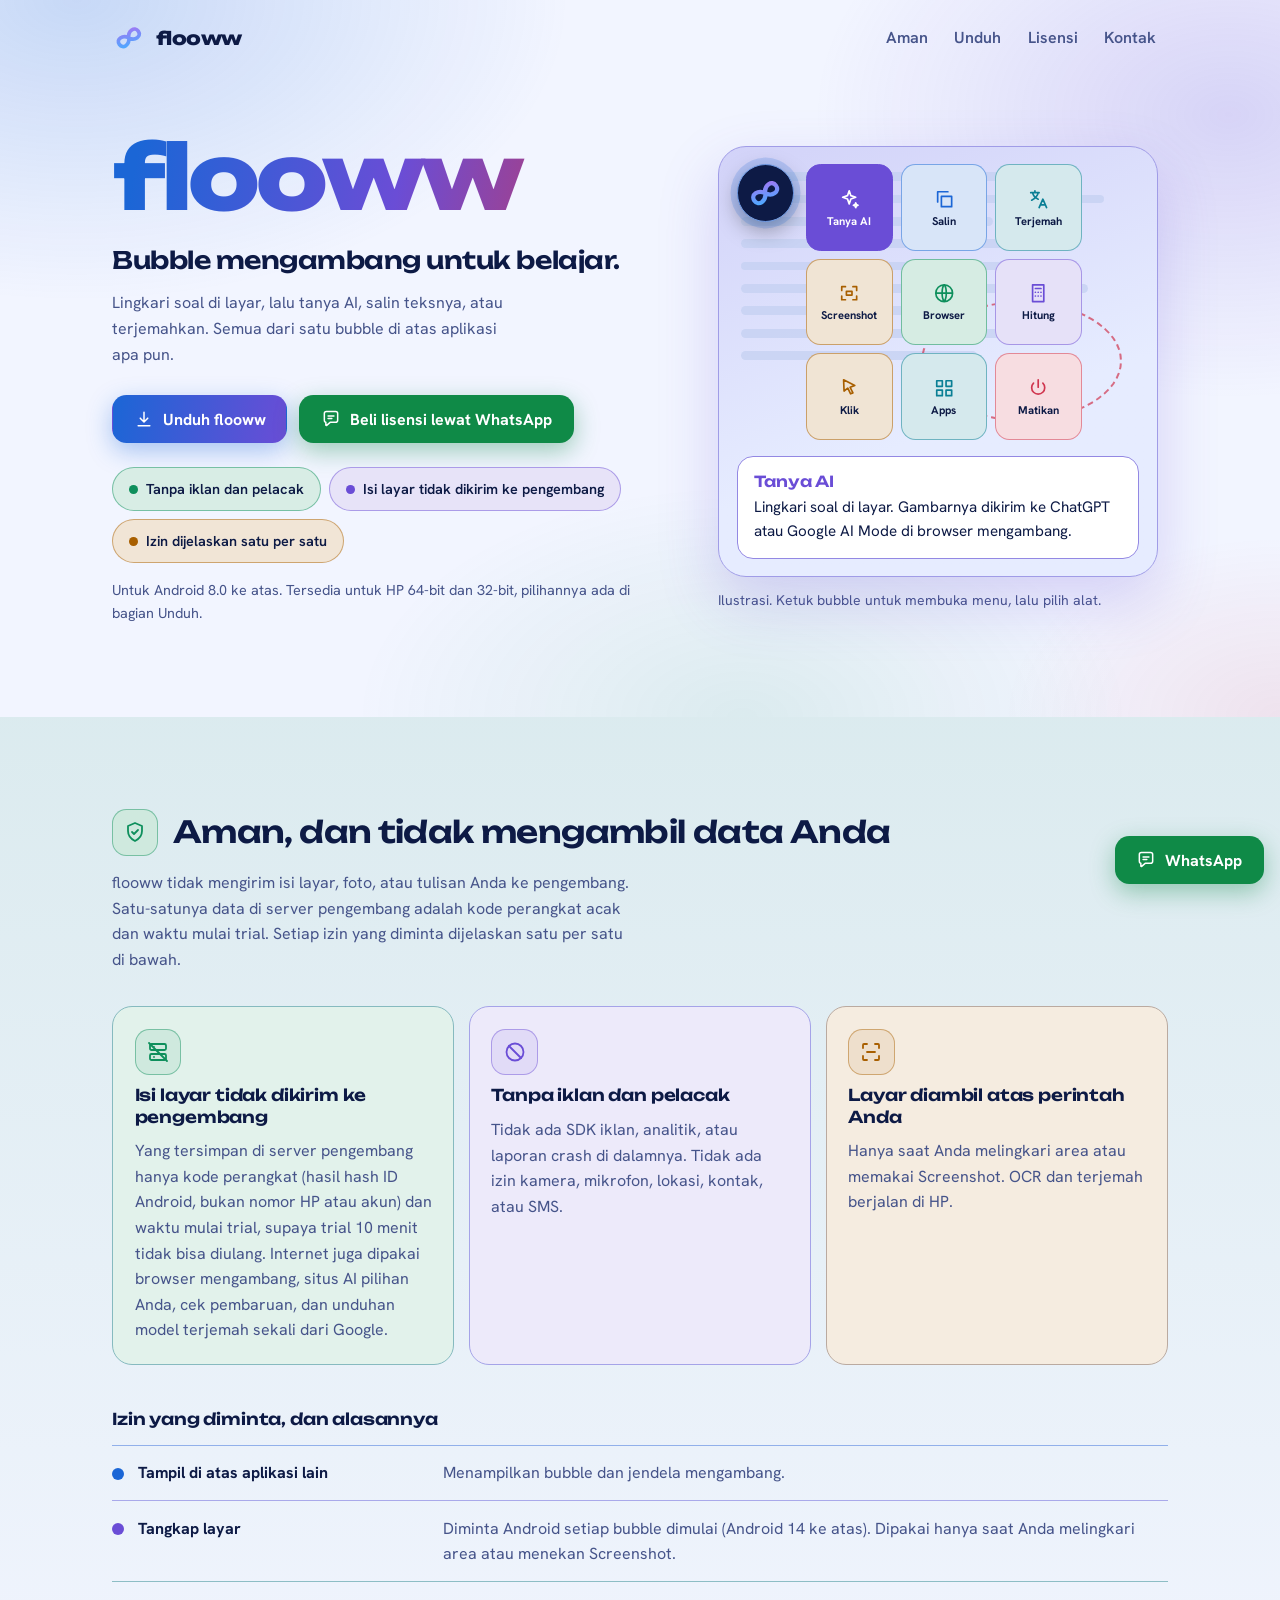
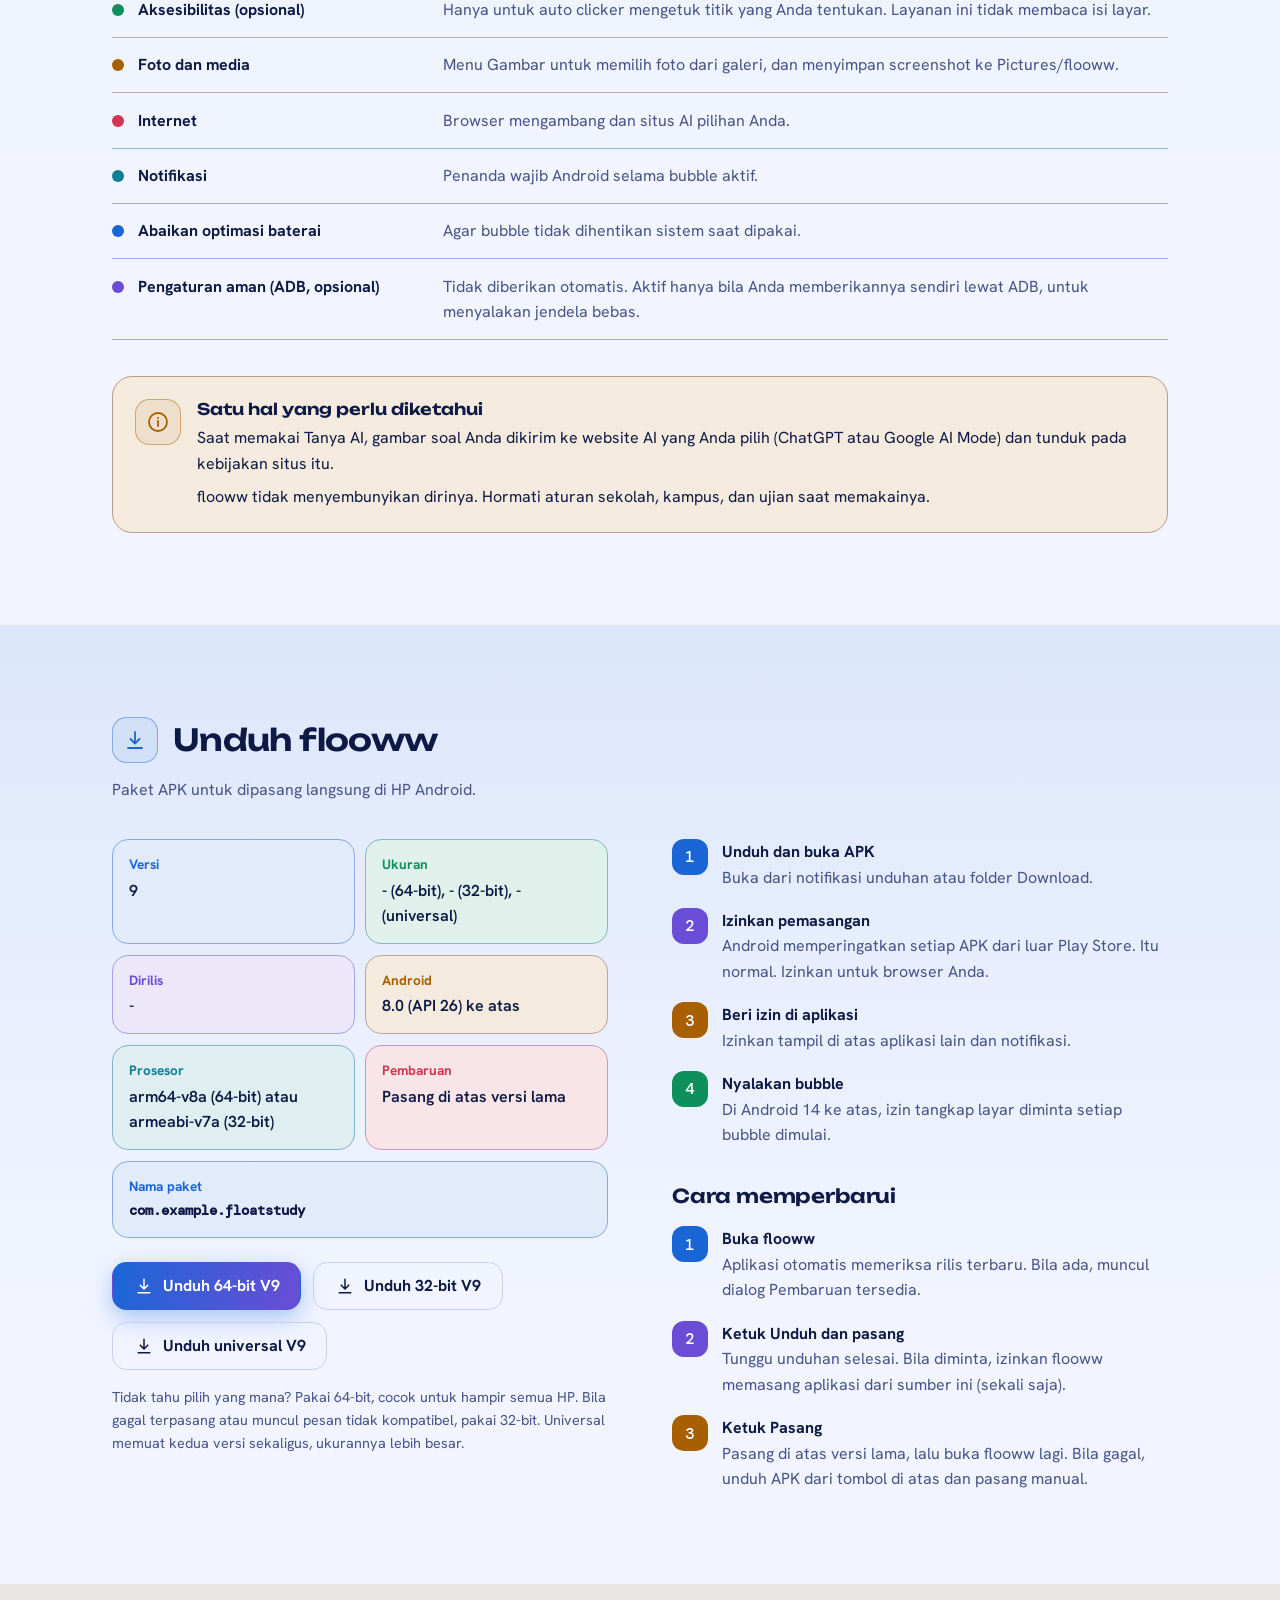
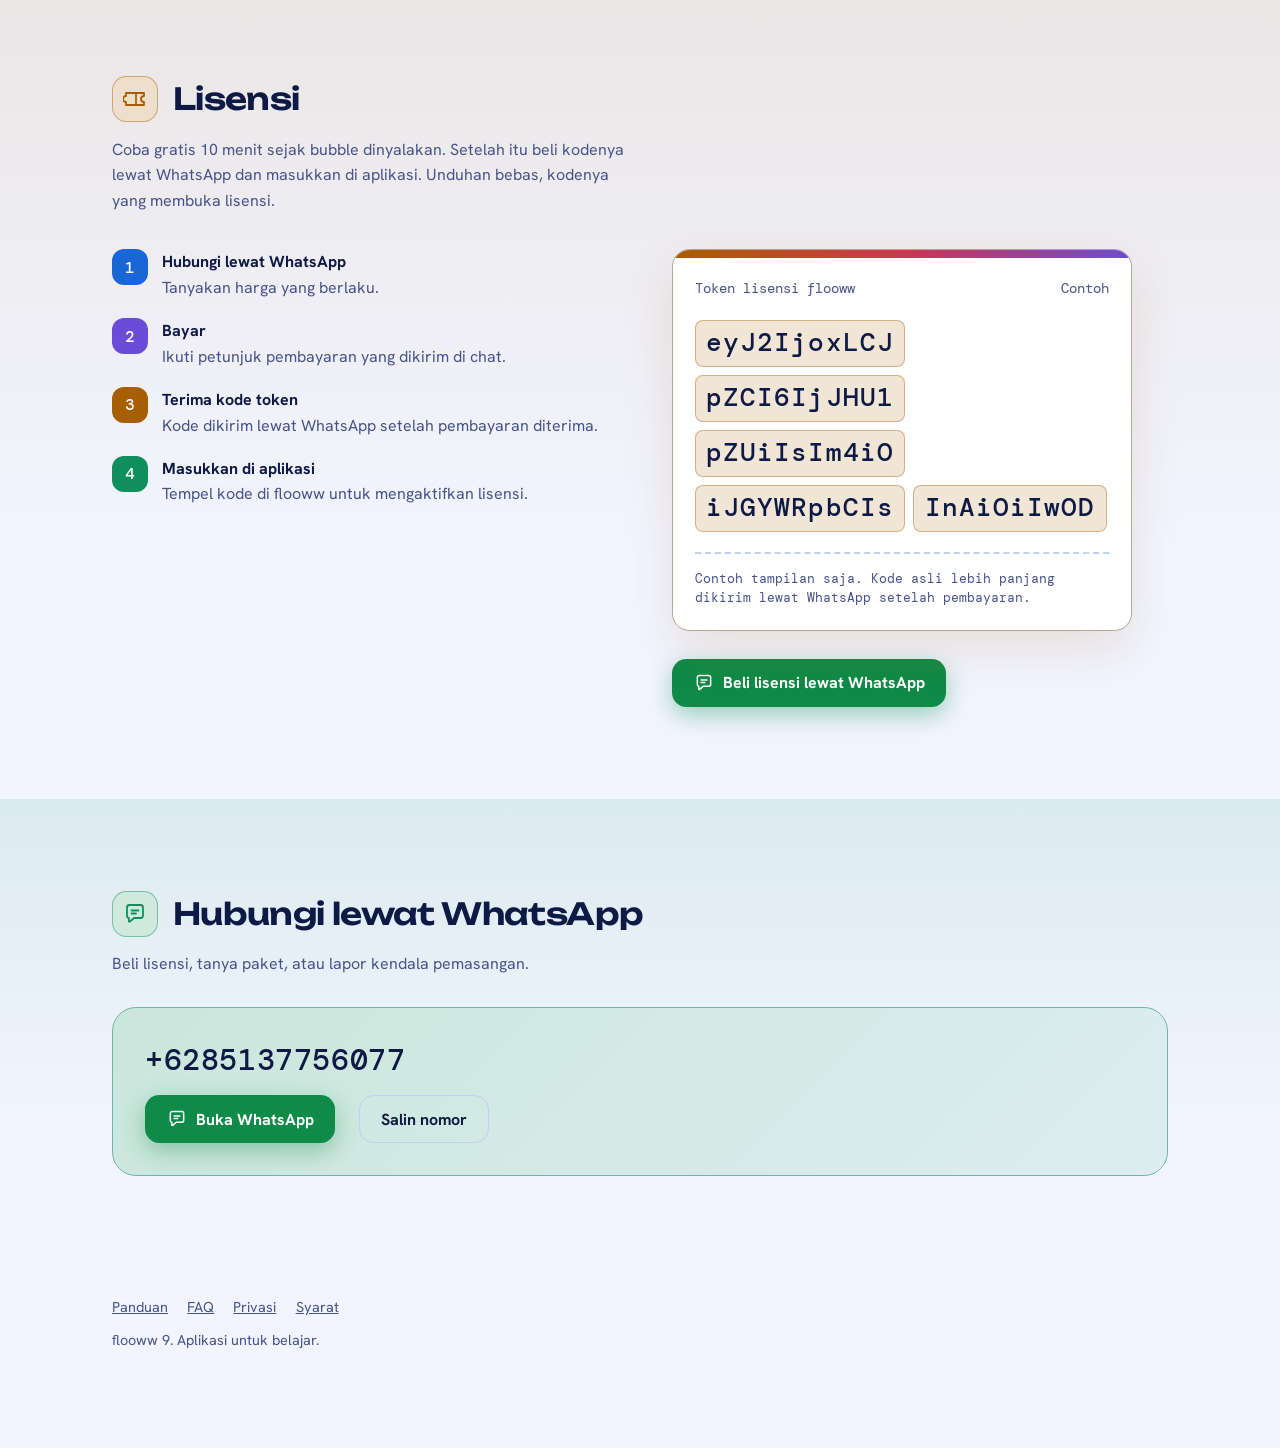
<file: website/index.html>
<!doctype html>
<html lang="id">
<head>
<meta charset="utf-8">
<meta name="viewport" content="width=device-width, initial-scale=1, viewport-fit=cover">
<meta name="description" content="flooww asisten belajar: bubble mengambang di Android. Lingkari soal untuk tanya AI, salin teks, terjemahkan Inggris dan Jepang. Trial gratis 10 menit.">
<title>flooww asisten belajar</title>
<meta name="google-site-verification" content="8M6YltjKzEczX10tX67xuyL6wXrI5hpE_1Z7yEZh6e8" />
<link rel="canonical" href="https://flooww.web.app/">
<link rel="icon" href="/favicon.svg" type="image/svg+xml">
<meta name="robots" content="index,follow,max-image-preview:large">
<meta name="theme-color" content="#081030">
<meta property="og:type" content="website">
<meta property="og:site_name" content="flooww">
<meta property="og:locale" content="id_ID">
<meta property="og:title" content="flooww asisten belajar">
<meta property="og:description" content="flooww asisten belajar: bubble mengambang di Android. Lingkari soal untuk tanya AI, salin teks, terjemahkan Inggris dan Jepang. Trial gratis 10 menit.">
<meta property="og:url" content="https://flooww.web.app/">
<meta property="og:image" content="https://flooww.web.app/og-image.png">
<meta property="og:image:width" content="1200">
<meta property="og:image:height" content="630">
<meta name="twitter:card" content="summary_large_image">
<meta name="twitter:title" content="flooww asisten belajar">
<meta name="twitter:description" content="flooww asisten belajar: bubble mengambang di Android. Lingkari soal untuk tanya AI, salin teks, terjemahkan Inggris dan Jepang. Trial gratis 10 menit.">
<meta name="twitter:image" content="https://flooww.web.app/og-image.png">
<script type="application/ld+json">{"@context":"https://schema.org","@type":"SoftwareApplication","name":"flooww","applicationCategory":"EducationalApplication","operatingSystem":"Android 8.0+","description":"flooww asisten belajar: bubble mengambang di Android. Lingkari soal untuk tanya AI, salin teks, terjemahkan Inggris dan Jepang. Trial gratis 10 menit.","url":"https://flooww.web.app/","image":"https://flooww.web.app/og-image.png","inLanguage":"id"}</script>
<script type="application/ld+json">{"@context":"https://schema.org","@type":"WebSite","name":"flooww","url":"https://flooww.web.app/","inLanguage":"id"}</script>
<meta name="claude:viewport-fit-sides" content="cover">
<link rel="preconnect" href="https://fonts.googleapis.com">
<link rel="preconnect" href="https://fonts.gstatic.com" crossorigin>
<link rel="stylesheet" href="https://fonts.googleapis.com/css2?family=DM+Mono:wght@400;500&family=Hanken+Grotesk:wght@400;500;600;700&family=Unbounded:wght@600;800&display=swap">
<style>
/* Layout: kiri-rata. Situs publik dan panel /developer memakai satu data konten.
   Semua ukuran dalam rem, jadi satu angka di html mengecilkan atau membesarkan seluruh halaman (HP sampai TV).
   Warna dari pita ikon: biru, ungu, hijau, kuning, koral, cyan. */
:root {
  --bg: #081030;
  --screen: #0B153C;
  --surface: #0F1B4A;
  --raise: #16256A;
  --line: #26357D;
  --fg: #EAF0FF;
  --muted: #A9B5E0;
  --blue: #4FA8FF;
  --violet: #9A7BF5;
  --mint: #3DDC97;
  --amber: #FFB547;
  --coral: #FF7A8A;
  --cyan: #38D0E6;
  --accent: var(--blue);
  --accent-ink: #04122E;
  --tile-ink: #04122E;
  --bubble: #0D1A45;
  --wa: #0F8A47;
  --wa-ink: #FFFFFF;
  --glow: 30%;
  --glow2: 15%;
  --font-display: 'Unbounded', 'Trebuchet MS', sans-serif;
  --font-body: 'Hanken Grotesk', system-ui, -apple-system, 'Segoe UI', sans-serif;
  --font-mono: 'DM Mono', ui-monospace, Menlo, Consolas, monospace;
  color-scheme: dark;
}
@media (prefers-color-scheme: light) {
  :root:not([data-theme="dark"]) {
    --bg: #F2F5FF; --screen: #E6ECFF; --surface: #FFFFFF; --raise: #DCE5FF; --line: #C4D0F2;
    --fg: #0D1A45; --muted: #46548A;
    --blue: #1B66D6; --violet: #6A4DD6; --mint: #0E8F5C; --amber: #A85F00; --coral: #D0364F; --cyan: #0A7F95;
    --accent-ink: #FFFFFF; --tile-ink: #FFFFFF; --glow: 20%; --glow2: 10%;
    color-scheme: light;
  }
}
:root[data-theme="light"] {
  --bg: #F2F5FF; --screen: #E6ECFF; --surface: #FFFFFF; --raise: #DCE5FF; --line: #C4D0F2;
  --fg: #0D1A45; --muted: #46548A;
  --blue: #1B66D6; --violet: #6A4DD6; --mint: #0E8F5C; --amber: #A85F00; --coral: #D0364F; --cyan: #0A7F95;
  --accent-ink: #FFFFFF; --tile-ink: #FFFFFF; --glow: 20%; --glow2: 10%;
  color-scheme: light;
}

* { box-sizing: border-box; }
html { scroll-behavior: smooth; font-size: 100%; }
body { margin: 0; background: var(--bg); color: var(--fg); font: 400 1rem/1.6 var(--font-body); -webkit-text-size-adjust: 100%; }
a { color: var(--accent); }
h1, h2, h3, p, ul, ol, dl, figure { margin: 0; }
h2 { font: 600 clamp(1.35rem, 3.6vw, 1.9rem)/1.2 var(--font-display); letter-spacing: -0.02em; text-wrap: balance; }
h3 { font: 600 1.02rem/1.3 var(--font-display); letter-spacing: -0.01em; }
button { font: inherit; color: inherit; }
:focus-visible { outline: 0.22rem solid var(--accent); outline-offset: 0.2rem; }

.in { max-width: 68rem; margin-inline: auto; padding-left: max(16px, env(safe-area-inset-left, 0px)); padding-right: max(16px, env(safe-area-inset-right, 0px)); }
.sec { --c: var(--blue); padding-block: clamp(3rem, 8vw, 5.75rem); background: linear-gradient(180deg, color-mix(in srgb, var(--c) 10%, var(--bg)), var(--bg) 70%); }
.lead-in { color: var(--muted); max-width: 58ch; margin-top: 0.9rem; }
.sh { display: flex; align-items: center; gap: 0.9rem; }
.chip { flex: none; width: 2.9rem; height: 2.9rem; border-radius: 0.9rem; display: grid; place-items: center; color: var(--c); background: color-mix(in srgb, var(--c) 20%, var(--surface)); border: 1px solid color-mix(in srgb, var(--c) 45%, transparent); }
.chip svg { width: 1.5rem; height: 1.5rem; }
.ico { width: 1.25rem; height: 1.25rem; flex: none; }

/* header + hero */
.hero-wrap {
  background:
    radial-gradient(55% 60% at 6% 0%, color-mix(in srgb, var(--blue) var(--glow), transparent), transparent 70%),
    radial-gradient(45% 55% at 96% 16%, color-mix(in srgb, var(--violet) var(--glow), transparent), transparent 72%),
    radial-gradient(42% 45% at 58% 100%, color-mix(in srgb, var(--mint) var(--glow2), transparent), transparent 72%),
    radial-gradient(30% 35% at 100% 100%, color-mix(in srgb, var(--coral) var(--glow2), transparent), transparent 72%),
    var(--bg);
}
.top { display: flex; flex-wrap: wrap; align-items: center; justify-content: space-between; gap: 0.4rem 1rem; padding-block: 1rem; }
.brand { display: inline-flex; align-items: center; gap: 0.65rem; color: var(--fg); text-decoration: none; font: 800 1.15rem var(--font-display); letter-spacing: -0.03em; }
.brand svg { width: 2.1rem; height: 2.1rem; }
.nav { display: flex; gap: 0.15rem; flex-wrap: wrap; }
.nav a { color: var(--muted); text-decoration: none; padding: 0 0.75rem; border-radius: 0.65rem; font-weight: 600; min-height: 2.75rem; display: inline-flex; align-items: center; }
.nav a:hover { color: var(--fg); background: color-mix(in srgb, var(--fg) 8%, transparent); }

.btn { display: inline-flex; align-items: center; justify-content: center; gap: 0.55rem; min-height: 3rem; padding: 0 1.3rem; border-radius: 0.9rem; font: 700 1rem var(--font-body); text-decoration: none; border: 1px solid transparent; cursor: pointer; }
.btn:hover { filter: brightness(1.08); }
.btn-primary { background: linear-gradient(100deg, var(--blue), var(--violet)); color: var(--accent-ink); box-shadow: 0 0.5rem 1.5rem color-mix(in srgb, var(--blue) 35%, transparent); }
.btn-wa { background: var(--wa); color: var(--wa-ink); box-shadow: 0 0.5rem 1.5rem color-mix(in srgb, var(--wa) 38%, transparent); }
.btn-ghost { background: transparent; color: var(--fg); border-color: var(--line); }
.btn-sm { min-height: 2.75rem; padding: 0 1rem; font-size: 0.92rem; }
.btn svg { width: 1.25rem; height: 1.25rem; flex: none; }
.cta { display: flex; flex-wrap: wrap; gap: 0.75rem; margin-top: 1.75rem; }

.hero { display: grid; grid-template-columns: 1fr; gap: 2.75rem; padding-block: clamp(1.25rem, 5vw, 3.5rem) clamp(3rem, 8vw, 5.75rem); }
.hero > * { min-width: 0; }
.wordmark { font: 800 clamp(2.8rem, 9vw, 5.6rem)/1 var(--font-display); letter-spacing: -0.045em; padding-bottom: 0.08em; color: var(--fg); background: linear-gradient(100deg, var(--blue) 5%, var(--violet) 52%, var(--coral) 100%); -webkit-background-clip: text; background-clip: text; -webkit-text-fill-color: transparent; overflow-wrap: anywhere; }
.tagline { font: 600 clamp(1.15rem, 2.6vw, 1.5rem)/1.3 var(--font-display); letter-spacing: -0.02em; margin-top: 1rem; text-wrap: balance; }
.sub { color: var(--muted); max-width: 46ch; margin-top: 0.9rem; }
.pills { display: flex; flex-wrap: wrap; gap: 0.5rem; margin-top: 1.5rem; }
.pill { display: inline-flex; align-items: center; gap: 0.5rem; min-height: 2.75rem; padding: 0 1rem; border-radius: 999px; font-size: 0.9rem; font-weight: 600; text-decoration: none; color: var(--fg); background: color-mix(in srgb, var(--c) 16%, var(--surface)); border: 1px solid color-mix(in srgb, var(--c) 48%, transparent); }
.pill i { width: 0.55rem; height: 0.55rem; border-radius: 50%; background: var(--c); }
.pill:hover { background: color-mix(in srgb, var(--c) 26%, var(--surface)); }
.fine { color: var(--muted); font-size: 0.9rem; margin-top: 1rem; }

/* demo bubble */
.demo { max-width: 27.5rem; width: 100%; }
.screen { position: relative; display: flex; flex-direction: column; gap: 1rem; min-height: 25.6rem; padding: 1.1rem; overflow: hidden; background: linear-gradient(160deg, color-mix(in srgb, var(--violet) 16%, var(--screen)), var(--screen) 62%); border: 1px solid color-mix(in srgb, var(--violet) 40%, var(--line)); border-radius: 1.75rem; box-shadow: 0 1.5rem 3.75rem color-mix(in srgb, var(--violet) 22%, transparent); }
.fake { position: absolute; inset: 0; padding: 1.6rem 1.35rem; display: flex; flex-direction: column; gap: 0.85rem; pointer-events: none; }
.fake i { display: block; height: 0.55rem; border-radius: 0.3rem; background: var(--line); opacity: 0.75; }
.fake i:nth-child(1) { width: 78%; } .fake i:nth-child(2) { width: 92%; } .fake i:nth-child(3) { width: 64%; }
.fake i:nth-child(4) { width: 86%; } .fake i:nth-child(5) { width: 70%; } .fake i:nth-child(6) { width: 88%; }
.fake i:nth-child(7) { width: 52%; } .fake i:nth-child(8) { width: 80%; } .fake i:nth-child(9) { width: 60%; }
.fake b { position: absolute; right: 8%; top: 36%; width: 46%; height: 28%; border: 2px dashed var(--coral); border-radius: 50%; opacity: 0.7; }
.float { position: relative; z-index: 1; display: flex; align-items: flex-start; gap: 0.75rem; }
.bubble { flex: none; width: 3.6rem; height: 3.6rem; border-radius: 50%; padding: 0; cursor: pointer; display: grid; place-items: center; background: var(--bubble); border: 1px solid color-mix(in srgb, var(--blue) 50%, var(--line)); box-shadow: 0 0 0 0.4rem color-mix(in srgb, var(--blue) 18%, transparent), 0 0.5rem 1.4rem rgba(0, 0, 0, 0.35); }
.bubble svg { width: 2.4rem; height: 2.4rem; }
.menu { display: grid; grid-template-columns: repeat(3, minmax(0, 1fr)); gap: 0.5rem; flex: 1; min-width: 0; max-width: 17.25rem; transform-origin: 0 1.5rem; animation: pop 0.45s cubic-bezier(0.2, 0.8, 0.2, 1) both; }
.tool { aspect-ratio: 1; min-width: 0; padding: 0.25rem; cursor: pointer; display: flex; flex-direction: column; align-items: center; justify-content: center; gap: 0.3rem; text-align: center; font: 700 0.7rem/1.1 var(--font-body); color: var(--fg); background: color-mix(in srgb, var(--c) 17%, var(--surface)); border: 1px solid color-mix(in srgb, var(--c) 50%, transparent); border-radius: 0.9rem; }
.tool svg { width: 1.4rem; height: 1.4rem; color: var(--c); fill: none; stroke: currentColor; stroke-width: 1.8; stroke-linecap: round; stroke-linejoin: round; }
.tool:hover { background: color-mix(in srgb, var(--c) 28%, var(--surface)); }
.tool[aria-pressed="true"] { background: var(--c); color: var(--tile-ink); border-color: var(--c); }
.tool[aria-pressed="true"] svg { color: var(--tile-ink); }
.tip { position: relative; z-index: 1; margin-top: auto; padding: 0.9rem 1rem; border-radius: 1rem; background: var(--surface); border: 1px solid color-mix(in srgb, var(--c, var(--blue)) 55%, var(--line)); font-size: 0.95rem; }
.tip strong { display: block; font: 600 0.95rem var(--font-display); color: var(--c, var(--blue)); margin-bottom: 0.25rem; }
.demo figcaption { color: var(--muted); font-size: 0.88rem; margin-top: 0.75rem; }
@keyframes pop { from { transform: scale(0.88); } to { transform: scale(1); } }

/* aman */
.claims { display: grid; grid-template-columns: repeat(auto-fit, minmax(min(100%, 16rem), 1fr)); gap: 0.9rem; margin-top: 2.1rem; }
.claims > * { min-width: 0; }
.claim { padding: 1.35rem; border-radius: 1.25rem; display: grid; gap: 0.65rem; align-content: start; background: color-mix(in srgb, var(--c) 12%, var(--surface)); border: 1px solid color-mix(in srgb, var(--c) 34%, var(--line)); }
.claim p { color: var(--muted); }
.claim a { font-weight: 700; color: var(--c); }
.perms { margin-top: 2.75rem; }
.perms ul { list-style: none; padding: 0; margin-top: 0.9rem; }
.perms li { --c: var(--blue); display: grid; grid-template-columns: 0.75rem minmax(0, 1fr); gap: 0.25rem 0.9rem; padding: 0.9rem 0; border-top: 1px solid color-mix(in srgb, var(--c) 30%, var(--line)); }
.perms li:last-child { border-bottom: 1px solid color-mix(in srgb, var(--c) 30%, var(--line)); }
.perms li::before { content: ""; width: 0.75rem; height: 0.75rem; margin-top: 0.45rem; border-radius: 50%; background: var(--c); grid-row: 1 / span 2; }
.perms li:nth-child(6n+2) { --c: var(--violet); } .perms li:nth-child(6n+3) { --c: var(--mint); }
.perms li:nth-child(6n+4) { --c: var(--amber); } .perms li:nth-child(6n+5) { --c: var(--coral); } .perms li:nth-child(6n+6) { --c: var(--cyan); }
.perms strong { font-weight: 700; }
.perms span { color: var(--muted); }
.honest { --c: var(--amber); display: grid; grid-template-columns: 2.9rem minmax(0, 1fr); gap: 1rem; align-items: start; margin-top: 2.25rem; padding: 1.35rem; border-radius: 1.25rem; background: color-mix(in srgb, var(--c) 13%, var(--surface)); border: 1px solid color-mix(in srgb, var(--c) 45%, var(--line)); }
.honest p + p { margin-top: 0.5rem; }
.honest strong { display: block; font: 600 1rem var(--font-display); margin-bottom: 0.4rem; }

/* unduh */
.dl-grid { display: grid; grid-template-columns: 1fr; gap: 2.5rem; margin-top: 2.25rem; }
.dl-grid > * { min-width: 0; }
.spec { display: grid; grid-template-columns: repeat(2, minmax(0, 1fr)); gap: 0.65rem; }
.spec div { --c: var(--blue); padding: 0.9rem 1rem; border-radius: 1rem; background: color-mix(in srgb, var(--c) 13%, var(--surface)); border: 1px solid color-mix(in srgb, var(--c) 36%, var(--line)); }
.spec div:nth-child(6n+2) { --c: var(--mint); } .spec div:nth-child(6n+3) { --c: var(--violet); }
.spec div:nth-child(6n+4) { --c: var(--amber); } .spec div:nth-child(6n+5) { --c: var(--cyan); } .spec div:nth-child(6n+6) { --c: var(--coral); }
.spec div:last-child:nth-child(odd) { grid-column: 1 / -1; }
.spec dt { color: var(--c); font-size: 0.85rem; font-weight: 700; }
.spec dd { margin: 0.1rem 0 0; font-weight: 600; overflow-wrap: anywhere; }
.mono { font-family: var(--font-mono); font-size: 0.9em; font-weight: 500; }
.dl-cta { margin-top: 1.5rem; }
.steps { list-style: none; padding: 0; display: grid; gap: 1.1rem; counter-reset: s; }
.steps li { --c: var(--blue); display: grid; grid-template-columns: 2.25rem minmax(0, 1fr); gap: 0.9rem; align-items: start; max-width: 56ch; counter-increment: s; }
.steps li:nth-child(6n+2) { --c: var(--violet); } .steps li:nth-child(6n+3) { --c: var(--amber); } .steps li:nth-child(6n+4) { --c: var(--mint); }
.steps li:nth-child(6n+5) { --c: var(--coral); } .steps li:nth-child(6n+6) { --c: var(--cyan); }
.steps li::before { content: counter(s); width: 2.25rem; height: 2.25rem; border-radius: 0.75rem; display: grid; place-items: center; font: 500 1rem var(--font-mono); color: var(--tile-ink); background: var(--c); }
.steps strong { display: block; }
.up-h { margin: 2.25rem 0 1.1rem; font-size: 1.2rem; }
.steps span { color: var(--muted); }

/* lisensi */
.lic-grid { display: grid; grid-template-columns: 1fr; gap: 2.5rem; margin-top: 2.25rem; align-items: start; }
.lic-grid > * { min-width: 0; }
.receipt { position: relative; overflow: hidden; background: var(--surface); border: 1px solid color-mix(in srgb, var(--amber) 40%, var(--line)); border-radius: 1.1rem; padding: 1.75rem 1.35rem 1.35rem; font-family: var(--font-mono); max-width: 28.75rem; box-shadow: 0 1.25rem 3.1rem color-mix(in srgb, var(--amber) 14%, transparent); }
.receipt::before { content: ""; position: absolute; inset: 0 0 auto; height: 0.5rem; background: linear-gradient(90deg, var(--amber), var(--coral), var(--violet)); }
.receipt .head { display: flex; justify-content: space-between; gap: 0.75rem; color: var(--muted); font-size: 0.85rem; }
.receipt .tk { display: flex; flex-wrap: wrap; gap: 0.5rem; margin: 1.25rem 0; font-size: clamp(1.15rem, 4.6vw, 1.6rem); font-weight: 500; letter-spacing: 0.04em; }
.receipt .tk span { padding: 0.08em 0.42em; border-radius: 0.5rem; background: color-mix(in srgb, var(--amber) 16%, var(--surface)); border: 1px solid color-mix(in srgb, var(--amber) 40%, transparent); }
.receipt .cut { border-top: 2px dashed var(--line); padding-top: 0.9rem; color: var(--muted); font-size: 0.82rem; line-height: 1.5; }

/* kontak, footer, tombol melayang */
.wa-panel { display: flex; flex-wrap: wrap; align-items: center; gap: 1rem 1.5rem; margin-top: 1.9rem; padding: clamp(1.25rem, 4vw, 2rem); border-radius: 1.5rem; background: linear-gradient(135deg, color-mix(in srgb, var(--mint) 22%, var(--surface)), color-mix(in srgb, var(--cyan) 14%, var(--surface))); border: 1px solid color-mix(in srgb, var(--mint) 45%, var(--line)); }
.wa-num { font: 500 clamp(1.3rem, 5vw, 1.9rem) var(--font-mono); letter-spacing: 0.02em; overflow-wrap: anywhere; user-select: all; flex: 1 1 100%; }
.foot { padding-block: 1.75rem 6rem; color: var(--muted); font-size: 0.9rem; }
.foot nav { display: flex; flex-wrap: wrap; gap: 0.3rem 1.2rem; margin-bottom: 0.6rem; }
.foot nav a { color: var(--muted); }
.foot-count { margin-top: 0.4rem; font-size: 0.85rem; }
.foot-count:empty { display: none; }
.fab { position: fixed; z-index: 20; right: max(16px, env(safe-area-inset-right, 0px)); bottom: calc(16px + env(safe-area-inset-bottom, 0px)); }
.draftbar { background: color-mix(in srgb, var(--amber) 22%, var(--surface)); border-bottom: 1px solid color-mix(in srgb, var(--amber) 50%, var(--line)); font-size: 0.9rem; }
.draftbar .in { display: flex; flex-wrap: wrap; align-items: center; gap: 0.25rem 1rem; padding-block: 0.4rem; }
.draftbar button, .draftbar a { background: none; border: 0; padding: 0 0.25rem; min-height: 2.75rem; color: var(--fg); font-weight: 700; text-decoration: underline; cursor: pointer; }

/* login developer */
.lg { min-height: 100vh; min-height: 100dvh; display: grid; place-items: center; padding-block: 2rem; padding-left: max(16px, env(safe-area-inset-left, 0px)); padding-right: max(16px, env(safe-area-inset-right, 0px)); background: radial-gradient(60% 50% at 20% 0%, color-mix(in srgb, var(--blue) var(--glow), transparent), transparent 70%), radial-gradient(50% 50% at 90% 100%, color-mix(in srgb, var(--violet) var(--glow), transparent), transparent 70%), var(--bg); }
.lg-card { width: min(100%, 25rem); padding: 1.75rem; border-radius: 1.5rem; display: grid; gap: 0.85rem; background: var(--surface); border: 1px solid var(--line); box-shadow: 0 1.5rem 3.75rem color-mix(in srgb, var(--violet) 22%, transparent); }
.lg-card svg.lg-mark { width: 3rem; height: 3rem; }
.lg-card h1 { font: 800 1.45rem/1.2 var(--font-display); letter-spacing: -0.03em; }
.lg-card p { color: var(--muted); }
.lg-card label { font-weight: 700; font-size: 0.9rem; }
.lg-card input[type="text"], .lg-card input[type="password"] { width: 100%; min-height: 3rem; padding: 0 0.9rem; font: inherit; font-size: 1rem; color: var(--fg); background: var(--bg); border: 1px solid var(--line); border-radius: 0.75rem; }
.chk { display: flex; align-items: center; gap: 0.6rem; font-weight: 500 !important; min-height: 2.75rem; }
.chk input { width: 1.25rem; height: 1.25rem; accent-color: var(--accent); }
.lg-err { color: var(--coral); font-weight: 600; }
.lg-back { text-align: center; font-weight: 600; min-height: 2.75rem; display: grid; place-items: center; }

/* panel developer */
body::before { content: ""; position: fixed; inset: 0 0 auto; height: env(safe-area-inset-top, 0px); z-index: 40; background: var(--bg); }
.dv-top { position: sticky; top: env(safe-area-inset-top, 0px); z-index: 30; background: var(--bg); border-bottom: 1px solid var(--line); }
.dv-top .in { display: flex; flex-wrap: wrap; align-items: center; justify-content: space-between; gap: 0.5rem 1rem; padding-block: 0.65rem; }
.dv-brand { display: flex; align-items: center; gap: 0.65rem; font: 800 1rem var(--font-display); letter-spacing: -0.03em; }
.dv-brand svg { width: 2rem; height: 2rem; }
.dv-status { font: 500 0.82rem var(--font-body); color: var(--mint); }
.dv-acts { display: flex; flex-wrap: wrap; gap: 0.5rem; }
.dv-body { display: grid; grid-template-columns: minmax(0, 1fr); gap: 1.25rem; padding-block: 1.25rem 4rem; }
.dv-nav { display: flex; gap: 0.4rem; overflow-x: auto; padding-bottom: 0.4rem; }
.dv-tab { flex: none; white-space: nowrap; min-height: 2.75rem; padding: 0 1rem; border-radius: 0.8rem; cursor: pointer; font-weight: 600; text-align: left; color: var(--muted); background: transparent; border: 1px solid var(--line); }
.dv-tab:hover { color: var(--fg); }
.dv-tab[aria-current="page"] { color: var(--accent-ink); background: linear-gradient(100deg, var(--blue), var(--violet)); border-color: transparent; }
.dv-main { min-width: 0; }
.dv-head { margin-bottom: 1.1rem; }
.dv-head h1 { font: 600 clamp(1.3rem, 3vw, 1.7rem)/1.2 var(--font-display); letter-spacing: -0.02em; }
.dv-head p { color: var(--muted); margin-top: 0.4rem; max-width: 62ch; }
.dv-card { background: var(--surface); border: 1px solid var(--line); border-radius: 1.1rem; padding: 1.2rem; margin-bottom: 1rem; }
.dv-card > h3 { margin-bottom: 0.3rem; }
.dv-card > .dv-hint { color: var(--muted); font-size: 0.88rem; margin-bottom: 0.9rem; }
.dv-grid { display: grid; grid-template-columns: minmax(0, 1fr); gap: 0.9rem; margin-top: 0.9rem; }
.dv-f { min-width: 0; }
.dv-f label { display: block; font-weight: 700; font-size: 0.9rem; margin-bottom: 0.3rem; }
.dv-f input, .dv-f textarea, .dv-card textarea { width: 100%; font: inherit; font-size: 1rem; line-height: 1.5; color: var(--fg); background: var(--bg); border: 1px solid var(--line); border-radius: 0.7rem; padding: 0.65rem 0.8rem; min-height: 2.9rem; }
.dv-f textarea, .dv-card textarea { resize: vertical; }
.dv-f small { display: block; color: var(--muted); margin-top: 0.25rem; font-size: 0.82rem; }
.dv-item { border: 1px solid var(--line); border-radius: 0.9rem; padding: 1rem; margin-top: 0.8rem; background: color-mix(in srgb, var(--fg) 3%, var(--surface)); }
.dv-item-h { display: flex; justify-content: space-between; align-items: center; gap: 0.5rem; margin-bottom: 0.2rem; font-weight: 700; }
.dv-item-h span { min-width: 0; overflow: hidden; text-overflow: ellipsis; white-space: nowrap; }
.dv-ib { display: flex; gap: 0.3rem; flex: none; }
.dv-ib button { min-width: 2.75rem; min-height: 2.75rem; border-radius: 0.7rem; cursor: pointer; background: transparent; border: 1px solid var(--line); font-weight: 700; }
.dv-ib button:hover { border-color: var(--accent); }
.dv-ib button.del:hover { border-color: var(--coral); color: var(--coral); }
.dv-add { margin-top: 0.9rem; }
.dv-row { display: flex; flex-wrap: wrap; gap: 0.6rem; margin-top: 0.9rem; }
.dv-list { padding-left: 1.2rem; display: grid; gap: 0.35rem; color: var(--muted); }
.dv-list b { color: var(--fg); }
.dv-msg { margin-top: 0.8rem; font-weight: 600; min-height: 1.5rem; }
.dv-msg.ok { color: var(--mint); } .dv-msg.bad { color: var(--coral); }
.dv-json { font-family: var(--font-mono) !important; font-size: 0.85rem !important; }
.dv-file { margin-top: 0.8rem; }
.dv-file input { font: inherit; max-width: 100%; }

@media (min-width: 700px) {
  .perms li { grid-template-columns: 0.75rem minmax(10rem, 0.4fr) minmax(0, 1fr); }
  .perms li::before { grid-row: auto; }
  .dv-grid { grid-template-columns: repeat(2, minmax(0, 1fr)); }
  .dv-f.wide { grid-column: 1 / -1; }
}
@media (min-width: 900px) {
  .hero { grid-template-columns: minmax(0, 1.1fr) minmax(0, 0.9fr); align-items: center; gap: 3.5rem; }
  .dl-grid, .lic-grid { grid-template-columns: minmax(0, 1fr) minmax(0, 1fr); gap: 4rem; }
  .dv-body { grid-template-columns: 14rem minmax(0, 1fr); gap: 2rem; }
  .dv-nav { flex-direction: column; overflow: visible; position: sticky; top: calc(env(safe-area-inset-top, 0px) + 5rem); align-self: start; }
  .dv-tab { white-space: normal; }
}
.dv-ib button:disabled { opacity: 0.35; cursor: default; }
/* browser TV lama tanpa color-mix: kartu tetap punya latar dan garis */
@supports not (color: color-mix(in srgb, red 50%, blue)) {
  .claim, .pill, .tool, .spec div, .honest, .chip, .tip, .receipt .tk span { background: var(--surface); border-color: var(--line); }
  .sec, .draftbar { background: var(--bg); }
  .tool[aria-pressed="true"] { background: var(--accent); border-color: var(--accent); }
}
/* layar besar dan TV: seluruh halaman diperbesar lewat rem */
@media (min-width: 1500px) { html { font-size: 112.5%; } }
@media (min-width: 1900px) { html { font-size: 131%; } }
@media (min-width: 2500px) { html { font-size: 165%; } }
@media (min-width: 3400px) { html { font-size: 215%; } }
/* HP kecil dan layar pendek */
@media (max-width: 360px) { .btn { padding: 0 1rem; } .nav a { padding: 0 0.55rem; } .screen { padding: 0.9rem; } }
@media (max-height: 520px) and (orientation: landscape) { .hero { padding-block: 0.5rem 2.5rem; } .screen { min-height: 22rem; } }
/* layar sentuh dan remote TV: sasaran besar, fokus jelas */
@media (pointer: coarse) { .tool, .pill, .nav a, .dv-tab { min-height: 2.9rem; } }
@media (prefers-reduced-motion: reduce) {
  html { scroll-behavior: auto; }
  *, *::before, *::after { animation: none !important; transition: none !important; }
}
</style>

<svg width="0" height="0" style="position:absolute" aria-hidden="true" focusable="false">
  <defs>
    <linearGradient id="rb" x1="0" y1="1" x2="1" y2="0">
      <stop offset="0" stop-color="#4FA8FF"/>
      <stop offset="1" stop-color="#9A7BF5"/>
    </linearGradient>
    <symbol id="mark" viewBox="0 0 64 64">
      <path transform="rotate(-35 32 32)" d="M10 32C10 20 26 20 32 32S54 44 54 32 38 20 32 32 10 44 10 32" fill="none" stroke="url(#rb)" stroke-width="7" stroke-linecap="round" stroke-linejoin="round"/>
    </symbol>
    <symbol id="chat" viewBox="0 0 24 24"><g fill="none" stroke="currentColor" stroke-width="1.8" stroke-linecap="round" stroke-linejoin="round"><path d="M4 5.5A2.5 2.5 0 0 1 6.5 3h11A2.5 2.5 0 0 1 20 5.5v8a2.5 2.5 0 0 1-2.5 2.5H11l-4.2 3.6a.6.6 0 0 1-1-.46V16h-.3A2.5 2.5 0 0 1 4 13.5z"/><path d="M8.5 8.5h7M8.5 11.5h4.5"/></g></symbol>
    <symbol id="i-shield" viewBox="0 0 24 24"><g fill="none" stroke="currentColor" stroke-width="1.8" stroke-linecap="round" stroke-linejoin="round"><path d="M12 3l7 3v5c0 5-3 8-7 10-4-2-7-5-7-10V6z"/><path d="M9 12l2 2 4-4"/></g></symbol>
    <symbol id="i-dl" viewBox="0 0 24 24"><g fill="none" stroke="currentColor" stroke-width="1.8" stroke-linecap="round" stroke-linejoin="round"><path d="M12 4v11M7.5 11 12 15.5 16.5 11M5 20h14"/></g></symbol>
    <symbol id="i-ticket" viewBox="0 0 24 24"><g fill="none" stroke="currentColor" stroke-width="1.8" stroke-linecap="round" stroke-linejoin="round"><path d="M3 9a2 2 0 0 0 0 6v3h18v-3a2 2 0 0 1 0-6V6H3z"/><path d="M13 7.5v2M13 11v2M13 14.5v2"/></g></symbol>
    <symbol id="i-code" viewBox="0 0 24 24"><g fill="none" stroke="currentColor" stroke-width="1.8" stroke-linecap="round" stroke-linejoin="round"><path d="M8 8l-4 4 4 4M16 8l4 4-4 4M13.5 6l-3 12"/></g></symbol>
    <symbol id="i-block" viewBox="0 0 24 24"><g fill="none" stroke="currentColor" stroke-width="1.8" stroke-linecap="round" stroke-linejoin="round"><circle cx="12" cy="12" r="8.5"/><path d="M6 6l12 12"/></g></symbol>
    <symbol id="i-scan" viewBox="0 0 24 24"><g fill="none" stroke="currentColor" stroke-width="1.8" stroke-linecap="round" stroke-linejoin="round"><path d="M4 8V5a1 1 0 0 1 1-1h3M16 4h3a1 1 0 0 1 1 1v3M20 16v3a1 1 0 0 1-1 1h-3M8 20H5a1 1 0 0 1-1-1v-3M8 12h8"/></g></symbol>
    <symbol id="i-server" viewBox="0 0 24 24"><g fill="none" stroke="currentColor" stroke-width="1.8" stroke-linecap="round" stroke-linejoin="round"><rect x="4" y="4" width="16" height="6" rx="1.5"/><rect x="4" y="14" width="16" height="6" rx="1.5"/><path d="M8 7h.01M8 17h.01M3 3l18 18"/></g></symbol>
    <symbol id="i-info" viewBox="0 0 24 24"><g fill="none" stroke="currentColor" stroke-width="1.8" stroke-linecap="round" stroke-linejoin="round"><circle cx="12" cy="12" r="9"/><path d="M12 11v5M12 8h.01"/></g></symbol>
  </defs>
</svg>

<div id="app"></div>
<noscript><main style="padding:1rem;max-width:46rem;margin:auto;font-family:system-ui,sans-serif">
<h1>flooww</h1><p>Bubble mengambang untuk belajar di Android. Lingkari soal di layar, lalu tanya AI, salin teksnya, atau terjemahkan Inggris dan Jepang ke Indonesia. Ada juga screenshot, browser mini, kalkulator, auto clicker, catatan cepat, dan galeri mengambang.</p>
<p>Trial gratis 10 menit, lalu lisensi dibeli lewat WhatsApp. Untuk Android 8.0 ke atas dengan prosesor arm64.</p>
<p><a href="https://github.com/BaksoTumpah/flooww-rilis/releases/latest/download/flooww-64bit.apk">Unduh APK 64-bit</a> <a href="https://github.com/BaksoTumpah/flooww-rilis/releases/latest/download/flooww-32bit.apk">Unduh APK 32-bit</a></p>
<p><a href="/panduan/">Panduan</a> · <a href="/faq/">FAQ</a> · <a href="/privasi/">Privasi</a> · <a href="/syarat/">Syarat</a></p>
<p>Beranda ini memerlukan JavaScript untuk tampilan lengkap.</p></main></noscript>

<script>
(function () {
  'use strict';

  /* ---------- konfigurasi ---------- */
  var DEV_HASH = '5c40e785c40530cdca2e02c314bb99055a7adc34a8e7479df77fecaa34797a98';
  var KEY = 'flooww.content.v1', AUTH = 'flooww.dev.ok';
  var NAVHREF = ['#aman', '#unduh', '#lisensi', '#kontak'];
  var FIXED = { 'tools': 1, 'aman.claims': 1, 'nav.items': 1 };
  var TOOL_META = [
    ['--violet', 'M12 3l1.8 5.2L19 10l-5.2 1.8L12 17l-1.8-5.2L5 10l5.2-1.8zM19 16l.7 1.8 1.8.7-1.8.7L19 21l-.7-1.8-1.8-.7 1.8-.7z'],
    ['--blue', 'M9 9h11v11H9zM5 15V4h11'],
    ['--cyan', 'M4 5h9M8.5 3v2M6 5c.5 3 2.5 5.5 6 7M12 5c-.5 3-3 6-7 8M13 21l4-9 4 9M14.5 18h5'],
    ['--amber', 'M4 9V5h4M16 5h4v4M20 15v4h-4M8 19H4v-4M9 10h6v4H9z'],
    ['--mint', 'M12 3a9 9 0 1 0 0 18 9 9 0 0 0 0-18zM3 12h18M12 3c3 3.5 3 14 0 18M12 3c-3 3.5-3 14 0 18'],
    ['--violet', 'M6 3h12v18H6zM9 7h6M9 11h.01M12 11h.01M15 11h.01M9 15h.01M12 15h.01M15 15h.01'],
    ['--amber', 'M6 3l12 6-5 2 3 6-2.5 1-3-6-4 3z'],
    ['--cyan', 'M4 4h6v6H4zM14 4h6v6h-6zM4 14h6v6H4zM14 14h6v6h-6z'],
    ['--coral', 'M12 3v8M7 6.5a7 7 0 1 0 10 0']
  ];
  var CLAIM_META = [['--mint', 'i-server'], ['--violet', 'i-block'], ['--amber', 'i-scan']];
  var PILL_COLORS = ['--mint', '--violet', '--amber', '--blue', '--coral'];

  /* ---------- seluruh teks situs ada di sini ---------- */
  var DEFAULTS = {
    meta: {
      title: 'flooww: Bubble Mengambang untuk Belajar | Unduh APK Android',
      siteTitle: 'flooww asisten belajar',
      description: 'flooww asisten belajar: bubble mengambang di Android. Lingkari soal untuk tanya AI, salin teks, terjemahkan Inggris dan Jepang. Trial gratis 10 menit.',
      version: '9',
      waNumber: '62XXXXXXXXXX',
      waText: 'Halo, saya mau beli lisensi flooww. Mohon info paket dan harganya.',
      apkUrl: 'https://github.com/BaksoTumpah/flooww-rilis/releases/latest/download/flooww-64bit.apk',
      apkUrl32: 'https://github.com/BaksoTumpah/flooww-rilis/releases/latest/download/flooww-32bit.apk',
      apkUrlU: 'https://github.com/BaksoTumpah/flooww-rilis/releases/latest/download/flooww.apk',
      dbUrl: 'https://flooww-2644e-default-rtdb.asia-southeast1.firebasedatabase.app'
    },
    brand: { name: 'flooww', aria: 'flooww, ke atas' },
    nav: { aria: 'Menu halaman', items: [{ label: 'Aman' }, { label: 'Unduh' }, { label: 'Lisensi' }, { label: 'Kontak' }] },
    hero: {
      title: 'flooww',
      tagline: 'Bubble mengambang untuk belajar.',
      sub: 'Lingkari soal di layar, lalu tanya AI, salin teksnya, atau terjemahkan. Semua dari satu bubble di atas aplikasi apa pun.',
      btnApk: 'Unduh flooww',
      btnWa: 'Beli lisensi lewat WhatsApp',
      pills: [{ label: 'Tanpa iklan dan pelacak' }, { label: 'Isi layar tidak dikirim ke pengembang' }, { label: 'Izin dijelaskan satu per satu' }],
      fine: 'Untuk Android 8.0 ke atas. Tersedia untuk HP 64-bit dan 32-bit, pilihannya ada di bagian Unduh.',
      caption: 'Ilustrasi. Ketuk bubble untuk membuka menu, lalu pilih alat.',
      bubbleAria: 'Bubble flooww. Ketuk untuk membuka atau menutup menu',
      menuAria: 'Alat flooww'
    },
    tools: [
      { name: 'Tanya AI', desc: 'Lingkari soal di layar. Gambarnya dikirim ke ChatGPT atau Google AI Mode di browser mengambang.' },
      { name: 'Salin', desc: 'Lingkari area. Teks dibaca di HP lalu otomatis tersalin.' },
      { name: 'Terjemah', desc: 'Lingkari teks. Diterjemahkan di HP, Inggris atau Jepang ke Indonesia, bisa dibalik.' },
      { name: 'Screenshot', desc: 'Ambil layar penuh dan simpan ke galeri, folder Pictures/flooww.' },
      { name: 'Browser', desc: 'Browser mini di jendela mengambang.' },
      { name: 'Hitung', desc: 'Kalkulator dengan + - × ÷ ^ % √ π.' },
      { name: 'Klik', desc: 'Auto clicker. Pasang target, atur jeda dan jumlah ketukan.' },
      { name: 'Apps', desc: 'Buka aplikasi pilihan Anda sebagai jendela mengambang.' },
      { name: 'Matikan', desc: 'Hentikan bubble.' }
    ],
    aman: {
      title: 'Aman, dan tidak mengambil data Anda',
      lead: 'flooww tidak mengirim isi layar, foto, atau tulisan Anda ke pengembang. Satu-satunya data di server pengembang adalah kode perangkat acak dan waktu mulai trial. Setiap izin yang diminta dijelaskan satu per satu di bawah.',
      claims: [
        { title: 'Isi layar tidak dikirim ke pengembang', body: 'Yang tersimpan di server pengembang hanya kode perangkat (hasil hash ID Android, bukan nomor HP atau akun) dan waktu mulai trial, supaya trial 10 menit tidak bisa diulang. Internet juga dipakai browser mengambang, situs AI pilihan Anda, cek pembaruan, dan unduhan model terjemah sekali dari Google.' },
        { title: 'Tanpa iklan dan pelacak', body: 'Tidak ada SDK iklan, analitik, atau laporan crash di dalamnya. Tidak ada izin kamera, mikrofon, lokasi, kontak, atau SMS.' },
        { title: 'Layar diambil atas perintah Anda', body: 'Hanya saat Anda melingkari area atau memakai Screenshot. OCR dan terjemah berjalan di HP.' }
      ],
      permsTitle: 'Izin yang diminta, dan alasannya',
      perms: [
        { name: 'Tampil di atas aplikasi lain', reason: 'Menampilkan bubble dan jendela mengambang.' },
        { name: 'Tangkap layar', reason: 'Diminta Android setiap bubble dimulai (Android 14 ke atas). Dipakai hanya saat Anda melingkari area atau menekan Screenshot.' },
        { name: 'Aksesibilitas (opsional)', reason: 'Hanya untuk auto clicker mengetuk titik yang Anda tentukan. Layanan ini tidak membaca isi layar.' },
        { name: 'Foto dan media', reason: 'Menu Gambar untuk memilih foto dari galeri, dan menyimpan screenshot ke Pictures/flooww.' },
        { name: 'Internet', reason: 'Browser mengambang dan situs AI pilihan Anda.' },
        { name: 'Notifikasi', reason: 'Penanda wajib Android selama bubble aktif.' },
        { name: 'Abaikan optimasi baterai', reason: 'Agar bubble tidak dihentikan sistem saat dipakai.' },
        { name: 'Pengaturan aman (ADB, opsional)', reason: 'Tidak diberikan otomatis. Aktif hanya bila Anda memberikannya sendiri lewat ADB, untuk menyalakan jendela bebas.' }
      ],
      honest: {
        title: 'Satu hal yang perlu diketahui',
        p1: 'Saat memakai Tanya AI, gambar soal Anda dikirim ke website AI yang Anda pilih (ChatGPT atau Google AI Mode) dan tunduk pada kebijakan situs itu.',
        p2: 'flooww tidak menyembunyikan dirinya. Hormati aturan sekolah, kampus, dan ujian saat memakainya.'
      }
    },
    unduh: {
      title: 'Unduh flooww',
      lead: 'Paket APK untuk dipasang langsung di HP Android.',
      btn: 'Unduh 64-bit {versi}',
      btn32: 'Unduh 32-bit {versi}',
      btnU: 'Unduh universal {versi}',
      which: 'Tidak tahu pilih yang mana? Pakai 64-bit, cocok untuk hampir semua HP. Bila gagal terpasang atau muncul pesan tidak kompatibel, pakai 32-bit. Universal memuat kedua versi sekaligus, ukurannya lebih besar.',
      spec: [
        { label: 'Versi', value: '{versi}' },
        { label: 'Ukuran', value: '{ukuran} (64-bit), {ukuran32} (32-bit), {ukuranU} (universal)' },
        { label: 'Dirilis', value: '{tanggal}' },
        { label: 'Android', value: '8.0 (API 26) ke atas' },
        { label: 'Prosesor', value: 'arm64-v8a (64-bit) atau armeabi-v7a (32-bit)' },
        { label: 'Pembaruan', value: 'Pasang di atas versi lama' },
        { label: 'Nama paket', value: 'com.example.floatstudy' }
      ],
      steps: [
        { title: 'Unduh dan buka APK', desc: 'Buka dari notifikasi unduhan atau folder Download.' },
        { title: 'Izinkan pemasangan', desc: 'Android memperingatkan setiap APK dari luar Play Store. Itu normal. Izinkan untuk browser Anda.' },
        { title: 'Beri izin di aplikasi', desc: 'Izinkan tampil di atas aplikasi lain dan notifikasi.' },
        { title: 'Nyalakan bubble', desc: 'Di Android 14 ke atas, izin tangkap layar diminta setiap bubble dimulai.' }
      ],
      upTitle: 'Cara memperbarui',
      upSteps: [
        { title: 'Buka flooww', desc: 'Aplikasi otomatis memeriksa rilis terbaru. Bila ada, muncul dialog Pembaruan tersedia.' },
        { title: 'Ketuk Unduh dan pasang', desc: 'Tunggu unduhan selesai. Bila diminta, izinkan flooww memasang aplikasi dari sumber ini (sekali saja).' },
        { title: 'Ketuk Pasang', desc: 'Pasang di atas versi lama, lalu buka flooww lagi. Bila gagal, unduh APK dari tombol di atas dan pasang manual.' }
      ]
    },
    lisensi: {
      title: 'Lisensi',
      lead: 'Coba gratis 10 menit sejak bubble dinyalakan. Setelah itu beli kodenya lewat WhatsApp dan masukkan di aplikasi. Unduhan bebas, kodenya yang membuka lisensi.',
      btnWa: 'Beli lisensi lewat WhatsApp',
      steps: [
        { title: 'Hubungi lewat WhatsApp', desc: 'Tanyakan paket dan harga yang tersedia.' },
        { title: 'Bayar', desc: 'Ikuti petunjuk pembayaran yang dikirim di chat.' },
        { title: 'Terima kode token', desc: 'Kode dikirim lewat WhatsApp setelah pembayaran diterima.' },
        { title: 'Masukkan di aplikasi', desc: 'Tempel kode di flooww untuk mengaktifkan lisensi.' }
      ],
      receipt: {
        left: 'Token lisensi flooww',
        right: 'Contoh',
        groups: [{ v: '5821' }, { v: '0937' }, { v: '4410' }, { v: '6285' }, { v: '1173' }],
        cut: 'Contoh tampilan saja. Kode asli dikirim lewat WhatsApp setelah pembayaran.',
        aria: 'Contoh tampilan kode token lisensi: {kode}'
      }
    },
    kontak: {
      title: 'Hubungi lewat WhatsApp',
      lead: 'Beli lisensi, tanya paket, atau lapor kendala pemasangan.',
      btnOpen: 'Buka WhatsApp',
      copy: { idle: 'Salin nomor', done: 'Tersalin', manual: 'Nomor terpilih, salin manual' }
    },
    foot: { text: 'flooww {versi}. Aplikasi untuk belajar.', counter: 'Dikunjungi {kunjungan} kali oleh {unik} pengunjung', fab: 'WhatsApp', fabAria: 'Chat WhatsApp' }
  };

  /* ---------- alat bantu ---------- */
  function $(id) { return document.getElementById(id); }
  function esc(s) { return String(s == null ? '' : s).replace(/[&<>"']/g, function (ch) { return { '&': '&amp;', '<': '&lt;', '>': '&gt;', '"': '&quot;', "'": '&#39;' }[ch]; }); }
  /* rilis terbaru dibaca otomatis dari GitHub Releases: versi, ukuran APK, dan tanggal rilis */
  var RELEASE = null;
  function releaseVersion(c) { return RELEASE && RELEASE.version ? RELEASE.version : c.meta.version; }
  function mb(n) { return n ? (n / 1048576).toFixed(1).replace('.', ',') + ' MB' : '-'; }
  function releaseSize() { return RELEASE ? mb(RELEASE.size) : '-'; }
  function releaseSizeU() { return RELEASE ? mb(RELEASE.sizeU) : '-'; }
  function releaseSize32() { return RELEASE ? mb(RELEASE.size32) : '-'; }
  function releaseDate() {
    if (!RELEASE || !RELEASE.date) return '-';
    var d = new Date(RELEASE.date);
    if (isNaN(d.getTime())) return '-';
    try { return d.toLocaleDateString('id-ID', { day: 'numeric', month: 'long', year: 'numeric' }); } catch (e) { return d.toISOString().slice(0, 10); }
  }
  function fill(s, c) {
    return String(s == null ? '' : s)
      .replace(/\{versi\}/g, releaseVersion(c))
      .replace(/\{ukuran32\}/g, releaseSize32())
      .replace(/\{ukuranU\}/g, releaseSizeU())
      .replace(/\{ukuran\}/g, releaseSize())
      .replace(/\{tanggal\}/g, releaseDate())
      .replace(/\{kode\}/g, c.lisensi.receipt.groups.map(function (g) { return g.v; }).join(' '));
  }
  function clone(o) { return JSON.parse(JSON.stringify(o)); }
  function isObj(x) { return x && typeof x === 'object' && !Array.isArray(x); }
  function blank(o) { if (!isObj(o)) return ''; var b = {}; Object.keys(o).forEach(function (k) { b[k] = ''; }); return b; }
  function merge(base, over, path) {
    if (Array.isArray(base)) {
      if (!Array.isArray(over)) return clone(base);
      var n = FIXED[path] ? base.length : over.length, out = [], i, proto;
      for (i = 0; i < n; i++) {
        proto = base[i] !== undefined ? base[i] : blank(base[0]);
        out.push(i < over.length ? merge(proto, over[i], path + '[]') : clone(proto));
      }
      return out;
    }
    if (isObj(base)) {
      var o = {}, ov = isObj(over) ? over : {};
      Object.keys(base).forEach(function (k) { o[k] = merge(base[k], ov[k], path ? path + '.' + k : k); });
      return o;
    }
    return (over !== undefined && over !== null && typeof over === typeof base) ? over : base;
  }
  function getPath(o, p) { return p.split('.').reduce(function (a, k) { return a == null ? a : a[k]; }, o); }
  function setPath(o, p, v) { var ks = p.split('.'), last = ks.pop(), t = ks.reduce(function (a, k) { return a[k]; }, o); t[last] = v; }

  /* SHA-256 murni JS (tidak bergantung pada crypto.subtle, supaya jalan di browser TV lama) */
  function sha256(ascii) {
    function rr(n, x) { return (x >>> n) | (x << (32 - n)); }
    var mp = Math.pow, mw = mp(2, 32), result = '', words = [], bitLen = ascii.length * 8, hash = [], k = [], pc = 0, comp = {}, i, j, cand;
    for (cand = 2; pc < 64; cand++) {
      if (!comp[cand]) {
        for (i = 0; i < 313; i += cand) comp[i] = cand;
        hash[pc] = (mp(cand, 0.5) * mw) | 0;
        k[pc++] = (mp(cand, 1 / 3) * mw) | 0;
      }
    }
    ascii += '\x80';
    while (ascii.length % 64 - 56) ascii += '\x00';
    for (i = 0; i < ascii.length; i++) {
      j = ascii.charCodeAt(i);
      if (j >> 8) return '';
      words[i >> 2] |= j << ((3 - i) % 4) * 8;
    }
    words[words.length] = ((bitLen / mw) | 0);
    words[words.length] = bitLen;
    for (j = 0; j < words.length;) {
      var w = words.slice(j, j += 16), old = hash;
      hash = hash.slice(0, 8);
      for (i = 0; i < 64; i++) {
        var w15 = w[i - 15], w2 = w[i - 2], a = hash[0], e = hash[4];
        var t1 = hash[7] + (rr(6, e) ^ rr(11, e) ^ rr(25, e)) + ((e & hash[5]) ^ ((~e) & hash[6])) + k[i] +
          (w[i] = (i < 16) ? w[i] : (w[i - 16] + (rr(7, w15) ^ rr(18, w15) ^ (w15 >>> 3)) + w[i - 7] + (rr(17, w2) ^ rr(19, w2) ^ (w2 >>> 10))) | 0);
        var t2 = (rr(2, a) ^ rr(13, a) ^ rr(22, a)) + ((a & hash[1]) ^ (a & hash[2]) ^ (hash[1] & hash[2]));
        hash = [(t1 + t2) | 0].concat(hash);
        hash[4] = (hash[4] + t1) | 0;
      }
      for (i = 0; i < 8; i++) hash[i] = (hash[i] + old[i]) | 0;
    }
    for (i = 0; i < 8; i++) for (j = 3; j + 1; j--) { var b = (hash[i] >> (j * 8)) & 255; result += ((b < 16) ? 0 : '') + b.toString(16); }
    return result;
  }

  /* penyimpanan dengan cadangan memori bila browser menolak */
  var mem = {};
  function sget(store, k) { try { return window[store].getItem(k); } catch (e) { return mem[store + k] || null; } }
  function sset(store, k, v) { try { window[store].setItem(k, v); return true; } catch (e) { mem[store + k] = v; return false; } }
  function sdel(store, k) { try { window[store].removeItem(k); } catch (e) { } delete mem[store + k]; }

  /* ---------- keadaan ---------- */
  var app = $('app');
  var content, remote = null, draft = null, view = null;
  var st = { tool: 0, open: true };
  var dev = { section: 'tayang', confirm: false, msg: '', msgOk: true };

  function loadDraft() {
    var raw = sget('localStorage', KEY);
    if (!raw) return null;
    try { var o = JSON.parse(raw); return isObj(o) ? o : null; } catch (e) { return null; }
  }
  function compute() { draft = loadDraft(); content = merge(DEFAULTS, draft || remote || {}, ''); }

  function isDevRoute() { return /\/developer(\/index\.html|\/)?$/.test(location.pathname) || location.hash === '#developer'; }
  function pathDev() { return /\/developer(\/index\.html|\/)?$/.test(location.pathname); }
  function baseUrl() { return /\/developer(\/index\.html|\/)$/.test(location.pathname) ? '../' : './'; }
  function siteHref() { return pathDev() ? baseUrl() : '#'; }
  function isLogged() { return sget('sessionStorage', AUTH) === DEV_HASH; }

  function waDigits(c) { return String(c.meta.waNumber).replace(/[\s+\-()]/g, ''); }
  function waLink(c) { return 'https://wa.me/' + waDigits(c) + '?text=' + encodeURIComponent(fill(c.meta.waText, c)); }

  /* ---------- situs publik ---------- */
  function icon(id) { return '<svg class="ico" aria-hidden="true"><use href="#' + id + '"/></svg>'; }
  function stepsHTML(list, F) {
    return '<ol class="steps">' + list.map(function (s) {
      return '<li><div><strong>' + F(s.title) + '</strong><span>' + F(s.desc) + '</span></div></li>';
    }).join('') + '</ol>';
  }
  function shHTML(iconId, title, F) {
    return '<div class="sh"><span class="chip"><svg aria-hidden="true"><use href="#' + iconId + '"/></svg></span><h2>' + F(title) + '</h2></div>';
  }

  function siteHTML(c) {
    var F = function (s) { return esc(fill(s, c)); };
    var wa = esc(waLink(c)), apk = esc(c.meta.apkUrl), apk32 = esc(c.meta.apkUrl32 || ''), apkU = esc(c.meta.apkUrlU || ''), h = [];
    var waBtn = function (label) { return '<a class="btn btn-wa" href="' + wa + '" target="_blank" rel="noopener">' + icon('chat') + F(label) + '</a>'; };

    if (draft) {
      h.push('<div class="draftbar"><div class="in"><span>Menampilkan draf dari menu developer, bukan versi yang tayang.</span><a href="#developer">Buka editor</a><button type="button" data-act="drop-draft">Hapus draf</button></div></div>');
    }
    h.push('<div class="hero-wrap"><header class="in top"><a class="brand" href="#atas" aria-label="' + F(c.brand.aria) + '"><svg aria-hidden="true"><use href="#mark"/></svg>' + F(c.brand.name) + '</a>');
    h.push('<nav class="nav" aria-label="' + F(c.nav.aria) + '">' + c.nav.items.map(function (n, i) { return '<a href="' + (NAVHREF[i] || '#atas') + '">' + F(n.label) + '</a>'; }).join('') + '</nav></header>');
    h.push('<main id="atas"><section class="in hero"><div>');
    h.push('<h1 class="wordmark">' + F(c.hero.title) + '</h1><p class="tagline">' + F(c.hero.tagline) + '</p><p class="sub">' + F(c.hero.sub) + '</p>');
    h.push('<div class="cta"><a class="btn btn-primary" href="#unduh">' + icon('i-dl') + F(c.hero.btnApk) + '</a>' + waBtn(c.hero.btnWa) + '</div>');
    h.push('<div class="pills">' + c.hero.pills.map(function (p, i) { return '<a class="pill" href="#aman" style="--c: var(' + PILL_COLORS[i % PILL_COLORS.length] + ')"><i></i>' + F(p.label) + '</a>'; }).join('') + '</div>');
    h.push('<p class="fine">' + F(c.hero.fine) + '</p></div>');
    h.push('<figure class="demo"><div class="screen"><div class="fake" aria-hidden="true"><i></i><i></i><i></i><i></i><i></i><i></i><i></i><i></i><i></i><b></b></div>');
    h.push('<div class="float"><button class="bubble" id="bubble" type="button" data-act="bubble" aria-expanded="true" aria-controls="menu" aria-label="' + F(c.hero.bubbleAria) + '"><svg aria-hidden="true"><use href="#mark"/></svg></button>');
    h.push('<div class="menu" id="menu" role="group" aria-label="' + F(c.hero.menuAria) + '">' + c.tools.map(function (t, i) {
      var m = TOOL_META[i] || TOOL_META[0];
      return '<button class="tool" type="button" data-act="tool" data-i="' + i + '" aria-pressed="false" style="--c: var(' + m[0] + ')"><svg viewBox="0 0 24 24" aria-hidden="true"><path d="' + m[1] + '"/></svg><span>' + F(t.name) + '</span></button>';
    }).join('') + '</div></div><p class="tip" id="tip" aria-live="polite"></p></div><figcaption>' + F(c.hero.caption) + '</figcaption></figure>');
    h.push('</section></main></div>');

    h.push('<section class="sec" id="aman" style="--c: var(--mint)"><div class="in">' + shHTML('i-shield', c.aman.title, F) + '<p class="lead-in">' + F(c.aman.lead) + '</p>');
    h.push('<div class="claims">' + c.aman.claims.map(function (cl, i) {
      var m = CLAIM_META[i] || CLAIM_META[0];
      return '<div class="claim" style="--c: var(' + m[0] + ')"><span class="chip"><svg aria-hidden="true"><use href="#' + m[1] + '"/></svg></span><h3>' + F(cl.title) + '</h3><p>' + F(cl.body) + '</p></div>';
    }).join('') + '</div>');
    h.push('<div class="perms"><h3>' + F(c.aman.permsTitle) + '</h3><ul>' + c.aman.perms.map(function (p) { return '<li><strong>' + F(p.name) + '</strong><span>' + F(p.reason) + '</span></li>'; }).join('') + '</ul></div>');
    h.push('<div class="honest"><span class="chip"><svg aria-hidden="true"><use href="#i-info"/></svg></span><div><strong>' + F(c.aman.honest.title) + '</strong><p>' + F(c.aman.honest.p1) + '</p><p>' + F(c.aman.honest.p2) + '</p></div></div></div></section>');

    h.push('<section class="sec" id="unduh" style="--c: var(--blue)"><div class="in">' + shHTML('i-dl', c.unduh.title, F) + '<p class="lead-in">' + F(c.unduh.lead) + '</p><div class="dl-grid"><div>');
    h.push('<dl class="spec">' + c.unduh.spec.map(function (s) {
      var mono = /^[a-z0-9_]+(\.[a-z0-9_]+)+$/i.test(fill(s.value, c));
      return '<div><dt>' + F(s.label) + '</dt><dd' + (mono ? ' class="mono"' : '') + '>' + F(s.value) + '</dd></div>';
    }).join('') + '</dl>');
    h.push('<div class="cta dl-cta"><a class="btn btn-primary" href="' + apk + '" target="_blank" rel="noopener">' + icon('i-dl') + F(c.unduh.btn) + '</a>' + (apk32 ? '<a class="btn btn-ghost" href="' + apk32 + '" target="_blank" rel="noopener">' + icon('i-dl') + F(c.unduh.btn32) + '</a>' : '') + (apkU ? '<a class="btn btn-ghost" href="' + apkU + '" target="_blank" rel="noopener">' + icon('i-dl') + F(c.unduh.btnU || 'Unduh universal {versi}') + '</a>' : '') + '</div>' + (c.unduh.which ? '<p class="fine">' + F(c.unduh.which) + '</p>' : '') + '</div>' + '<div>' + stepsHTML(c.unduh.steps, F) + '<h3 class="up-h">' + F(c.unduh.upTitle) + '</h3>' + stepsHTML(c.unduh.upSteps, F) + '</div></div></div></section>');

    var r = c.lisensi.receipt;
    h.push('<section class="sec" id="lisensi" style="--c: var(--amber)"><div class="in">' + shHTML('i-ticket', c.lisensi.title, F) + '<p class="lead-in">' + F(c.lisensi.lead) + '</p><div class="lic-grid">' + stepsHTML(c.lisensi.steps, F));
    h.push('<div><div class="receipt" role="img" aria-label="' + F(r.aria) + '"><div class="head"><span>' + F(r.left) + '</span><span>' + F(r.right) + '</span></div><div class="tk" aria-hidden="true">' +
      r.groups.map(function (g) { return '<span>' + F(g.v) + '</span>'; }).join('') + '</div><div class="cut">' + F(r.cut) + '</div></div><div class="cta">' + waBtn(c.lisensi.btnWa) + '</div></div></div></div></section>');

    h.push('<section class="sec" id="kontak" style="--c: var(--mint)"><div class="in">' + shHTML('chat', c.kontak.title, F) + '<p class="lead-in">' + F(c.kontak.lead) + '</p>');
    h.push('<div class="wa-panel"><span class="wa-num" id="wanum">+' + esc(waDigits(c)) + '</span>' + waBtn(c.kontak.btnOpen) + '<button class="btn btn-ghost" id="copy" type="button" data-act="copy-num">' + F(c.kontak.copy.idle) + '</button></div></div></section>');
    h.push('<footer class="in foot"><nav aria-label="Halaman lain"><a href="/panduan/">Panduan</a><a href="/faq/">FAQ</a><a href="/privasi/">Privasi</a><a href="/syarat/">Syarat</a></nav>' + F(c.foot.text) + '<div class="foot-count" id="visitCount" aria-live="polite">' + counterText() + '</div></footer>');
    h.push('<a class="btn btn-wa fab" href="' + wa + '" target="_blank" rel="noopener" aria-label="' + F(c.foot.fabAria) + '">' + icon('chat') + F(c.foot.fab) + '</a>');
    return h.join('');
  }

  function selectTool(i) {
    st.tool = i;
    var c = content, tip = $('tip');
    if (!tip || !c.tools[i]) return;
    var m = TOOL_META[i] || TOOL_META[0];
    Array.prototype.forEach.call(document.querySelectorAll('.tool'), function (b, j) { b.setAttribute('aria-pressed', j === i ? 'true' : 'false'); });
    tip.style.setProperty('--c', 'var(' + m[0] + ')');
    tip.innerHTML = '<strong>' + esc(fill(c.tools[i].name, c)) + '</strong>' + esc(fill(c.tools[i].desc, c));
  }
  /* judul dan deskripsi untuk Google dan pratinjau tautan; diambil dari menu developer */
  function syncSeo(c) {
    var t = fill(c.meta.siteTitle || c.meta.title, c), d = fill(c.meta.description || '', c);
    document.title = t;
    [['meta[name="description"]', d], ['meta[property="og:title"]', t], ['meta[property="og:description"]', d], ['meta[name="twitter:title"]', t], ['meta[name="twitter:description"]', d]].forEach(function (x) {
      var el = document.querySelector(x[0]);
      if (el && x[1]) el.setAttribute('content', x[1]);
    });
  }
  /* ---------- penghitung pengunjung (Firebase Realtime Database, hanya angka, tanpa data pribadi) ---------- */
  var counter = { visits: null, uniq: null }, counterStarted = false;
  function fmtN(n) { try { return Number(n).toLocaleString('id-ID'); } catch (e) { return String(n); } }
  function counterText() {
    if (counter.visits == null || counter.uniq == null) return '';
    var t = (content.foot && content.foot.counter) || 'Dikunjungi {kunjungan} kali oleh {unik} pengunjung';
    return esc(t).replace('{kunjungan}', fmtN(counter.visits)).replace('{unik}', fmtN(counter.uniq));
  }
  function counterBase() {
    var u = String((content.meta && content.meta.dbUrl) || '').trim().replace(/\/+$/, '');
    return /^https:\/\/[a-z0-9.-]+$/i.test(u) ? u : '';
  }
  function statCall(base, key, bump) {
    var o = bump ? { method: 'PUT', headers: { 'Content-Type': 'application/json' }, body: JSON.stringify({ '.sv': { increment: 1 } }) } : {};
    return fetch(base + '/stats/' + key + '.json', o).then(function (r) { return r.ok ? r.json() : Promise.reject(new Error('stat')); })
      .then(function (v) { return typeof v === 'number' ? v : Promise.reject(new Error('stat')); });
  }
  function flag(store, key) { try { return !!window[store].getItem(key); } catch (e) { return false; } }
  function setFlag(store, key) { try { window[store].setItem(key, '1'); } catch (e) { } }
  /* kunjungan: sekali per sesi tab; pengunjung unik: sekali per perangkat/browser. Tidak dihitung di panel developer. */
  function loadCounter() {
    if (counterStarted || isDevRoute() || pathDev() || !window.fetch) return;
    var base = counterBase();
    if (!base) return;
    counterStarted = true;
    var newVisit = !flag('sessionStorage', 'flooww.v'), newUniq = !flag('localStorage', 'flooww.u');
    Promise.all([statCall(base, 'visits', newVisit), statCall(base, 'uniq', newUniq)]).then(function (v) {
      if (newVisit) setFlag('sessionStorage', 'flooww.v');
      if (newUniq) setFlag('localStorage', 'flooww.u');
      counter.visits = v[0];
      counter.uniq = v[1];
      var el = $('visitCount');
      if (el) el.innerHTML = counterText();
    }).catch(function () { counterStarted = false; });
  }

  function renderSite() {
    syncSeo(content);
    app.innerHTML = siteHTML(content);
    var menu = $('menu'), bubble = $('bubble');
    if (menu) menu.hidden = !st.open;
    if (bubble) bubble.setAttribute('aria-expanded', st.open ? 'true' : 'false');
    selectTool(Math.min(st.tool, content.tools.length - 1));
    var hash = location.hash;
    if (hash && hash !== '#developer' && hash.length > 1) { var el = $(hash.slice(1)); if (el && el.scrollIntoView) el.scrollIntoView(); }
    loadCounter();
  }

  /* ---------- login developer ---------- */
  function loginHTML() {
    return '<main class="lg"><form class="lg-card" id="lgf" autocomplete="on"><svg class="lg-mark" aria-hidden="true"><use href="#mark"/></svg>' +
      '<h1>Masuk developer</h1><p>Khusus pengelola situs.</p>' +
      '<label for="lg-u">Username</label><input id="lg-u" name="username" type="text" autocomplete="username" autocapitalize="none" spellcheck="false">' +
      '<label for="lg-p">Password</label><input id="lg-p" name="password" type="password" autocomplete="current-password">' +
      '<label class="chk"><input type="checkbox" id="lg-s"> Tampilkan password</label>' +
      '<p class="lg-err" id="lg-e" role="alert" hidden>Username atau password salah.</p>' +
      '<button class="btn btn-primary" type="submit">Masuk</button>' +
      '<a class="lg-back" href="' + esc(siteHref()) + '">Kembali ke situs</a></form></main>';
  }
  function bindLogin() {
    $('lgf').addEventListener('submit', function (e) {
      e.preventDefault();
      var u = $('lg-u').value.trim(), p = $('lg-p').value;
      if (sha256(unescape(encodeURIComponent('flooww-dev|' + u + '|' + p))) === DEV_HASH) {
        sset('sessionStorage', AUTH, DEV_HASH);
        renderDev();
      } else {
        $('lg-e').hidden = false; $('lg-p').value = ''; $('lg-p').focus();
      }
    });
    $('lg-s').addEventListener('change', function (e) { $('lg-p').type = e.target.checked ? 'text' : 'password'; });
    $('lg-u').focus();
  }

  /* ---------- skema editor: setiap teks situs punya kolom di sini ---------- */
  function F(path, label, kind, hint) { return { t: 'f', path: path, label: label, kind: kind || 'text', hint: hint || '' }; }
  function G(title, fields, hint) { return { t: 'g', title: title, fields: fields, hint: hint || '' }; }
  function L(title, path, o) { return { t: 'l', title: title, path: path, fixed: !!o.fixed, fields: o.fields, name: o.name, titleKey: o.titleKey, blank: o.blank, hint: o.hint || '' }; }
  var VERSI_HINT = 'Tulis {versi}, {ukuran}, {ukuran32}, {ukuranU}, atau {tanggal} untuk memasukkan data rilis terbaru otomatis dari GitHub.';
  var SECTIONS = [
    { id: 'tayang', label: 'Tayangkan', desc: 'Simpan, ekspor, dan impor seluruh teks situs.' },
    { id: 'umum', label: 'Umum', desc: 'Judul tab, merek, versi, nomor WhatsApp, dan tautan.', blocks: [
      G('Situs', [F('meta.title', 'Judul tab browser'), F('brand.name', 'Nama merek di pojok kiri atas'), F('brand.aria', 'Label pembaca layar untuk merek')]),
      G('Mesin pencari (Google)', [F('meta.siteTitle', 'Judul yang tampil di Google dan tab', 'text', 'Mis. "flooww asisten belajar". Google membaca judul setelah situs dirender; judul di HTML statis tidak ikut berubah.'), F('meta.description', 'Deskripsi di Google', 'area', 'Sekitar 120 sampai 160 karakter.')]),
      G('Aplikasi', [F('meta.version', 'Nomor versi cadangan', 'text', 'Terisi otomatis dari rilis terbaru di GitHub. Angka ini hanya dipakai bila GitHub tidak terjangkau.'), F('meta.apkUrl', 'Tautan unduh APK 64-bit', 'url', 'Dipakai oleh tombol Unduh 64-bit dan tombol di bagian atas.'), F('meta.apkUrl32', 'Tautan unduh APK 32-bit', 'url', 'Dipakai oleh tombol Unduh 32-bit.'), F('meta.apkUrlU', 'Tautan unduh APK universal', 'url', 'Dipakai oleh tombol Unduh universal (flooww.apk, memuat 64 dan 32-bit).'), F('meta.dbUrl', 'Alamat database penghitung pengunjung', 'url', 'Alamat Realtime Database Firebase. Kosongkan untuk mematikan penghitung di footer.')]),
      G('WhatsApp', [F('meta.waNumber', 'Nomor WhatsApp', 'tel', 'Format internasional tanpa tanda plus. Contoh: 6281234567890.'), F('meta.waText', 'Pesan awal saat chat dibuka', 'area')])
    ] },
    { id: 'menu', label: 'Menu atas', desc: 'Teks tautan di bagian atas halaman. Tujuan tautan tetap.', blocks: [
      G('Menu', [F('nav.aria', 'Label pembaca layar untuk menu')]),
      L('Tautan menu', 'nav.items', { fixed: true, name: 'Tautan', titleKey: 'label', fields: [{ key: 'label', label: 'Teks tautan' }] })
    ] },
    { id: 'beranda', label: 'Beranda', desc: 'Bagian paling atas: judul, tombol, lencana, dan demo.', blocks: [
      G('Judul', [F('hero.title', 'Judul besar'), F('hero.tagline', 'Kalimat di bawah judul', 'area'), F('hero.sub', 'Penjelasan singkat', 'area')]),
      G('Tombol', [F('hero.btnApk', 'Tombol unduh', 'text', VERSI_HINT), F('hero.btnWa', 'Tombol WhatsApp')]),
      L('Lencana kepercayaan', 'hero.pills', { name: 'Lencana', titleKey: 'label', blank: { label: '' }, fields: [{ key: 'label', label: 'Teks lencana' }] }),
      G('Teks kecil dan demo', [F('hero.fine', 'Catatan di bawah lencana', 'area'), F('hero.caption', 'Keterangan di bawah demo', 'area'), F('hero.bubbleAria', 'Label pembaca layar untuk bubble', 'area'), F('hero.menuAria', 'Label pembaca layar untuk menu alat')])
    ] },
    { id: 'alat', label: 'Alat bubble', desc: 'Sembilan alat di demo bubble. Ikon dan warna tetap.', blocks: [
      L('Alat', 'tools', { fixed: true, name: 'Alat', titleKey: 'name', fields: [{ key: 'name', label: 'Nama alat' }, { key: 'desc', label: 'Penjelasan', kind: 'area' }] })
    ] },
    { id: 'aman', label: 'Aman', desc: 'Bukti keamanan, daftar izin, dan catatan jujur.', blocks: [
      G('Judul bagian', [F('aman.title', 'Judul'), F('aman.lead', 'Pengantar', 'area')]),
      L('Tiga jaminan', 'aman.claims', { fixed: true, name: 'Jaminan', titleKey: 'title', fields: [{ key: 'title', label: 'Judul kartu' }, { key: 'body', label: 'Isi', kind: 'area' }] }),
      G('Daftar izin', [F('aman.permsTitle', 'Judul daftar')]),
      L('Izin', 'aman.perms', { name: 'Izin', titleKey: 'name', blank: { name: '', reason: '' }, fields: [{ key: 'name', label: 'Nama izin' }, { key: 'reason', label: 'Alasan', kind: 'area' }] }),
      G('Kotak catatan', [F('aman.honest.title', 'Judul'), F('aman.honest.p1', 'Paragraf pertama', 'area'), F('aman.honest.p2', 'Paragraf kedua', 'area')])
    ] },
    { id: 'unduh', label: 'Unduh', desc: 'Spesifikasi dan langkah pemasangan.', blocks: [
      G('Judul bagian', [F('unduh.title', 'Judul'), F('unduh.lead', 'Pengantar', 'area'), F('unduh.btn', 'Tombol unduh 64-bit', 'text', VERSI_HINT), F('unduh.btn32', 'Tombol unduh 32-bit', 'text', VERSI_HINT), F('unduh.btnU', 'Tombol unduh universal', 'text', VERSI_HINT), F('unduh.which', 'Petunjuk memilih 32 atau 64-bit', 'area')]),
      L('Spesifikasi', 'unduh.spec', { name: 'Baris', titleKey: 'label', blank: { label: '', value: '' }, fields: [{ key: 'label', label: 'Nama' }, { key: 'value', label: 'Nilai', hint: VERSI_HINT }] }),
      L('Langkah pemasangan', 'unduh.steps', { name: 'Langkah', titleKey: 'title', blank: { title: '', desc: '' }, fields: [{ key: 'title', label: 'Judul langkah' }, { key: 'desc', label: 'Penjelasan', kind: 'area' }] }),
      G('Cara memperbarui', [F('unduh.upTitle', 'Judul')]),
      L('Langkah memperbarui', 'unduh.upSteps', { name: 'Langkah', titleKey: 'title', blank: { title: '', desc: '' }, fields: [{ key: 'title', label: 'Judul langkah' }, { key: 'desc', label: 'Penjelasan', kind: 'area' }] })
    ] },
    { id: 'lisensi', label: 'Lisensi', desc: 'Alur pembelian dan contoh struk token.', blocks: [
      G('Judul bagian', [F('lisensi.title', 'Judul'), F('lisensi.lead', 'Pengantar', 'area'), F('lisensi.btnWa', 'Tombol WhatsApp')]),
      L('Langkah pembelian', 'lisensi.steps', { name: 'Langkah', titleKey: 'title', blank: { title: '', desc: '' }, fields: [{ key: 'title', label: 'Judul langkah' }, { key: 'desc', label: 'Penjelasan', kind: 'area' }] }),
      G('Struk token', [F('lisensi.receipt.left', 'Judul struk'), F('lisensi.receipt.right', 'Label di kanan atas'), F('lisensi.receipt.cut', 'Teks di bawah garis putus', 'area'), F('lisensi.receipt.aria', 'Label pembaca layar', 'area', 'Tulis {kode} untuk memasukkan angka contoh.')]),
      L('Kelompok angka contoh', 'lisensi.receipt.groups', { name: 'Kelompok', titleKey: 'v', blank: { v: '' }, fields: [{ key: 'v', label: 'Angka' }] })
    ] },
    { id: 'kontak', label: 'Kontak', desc: 'Bagian nomor WhatsApp.', blocks: [
      G('Judul bagian', [F('kontak.title', 'Judul'), F('kontak.lead', 'Pengantar', 'area'), F('kontak.btnOpen', 'Tombol buka WhatsApp')]),
      G('Tombol salin nomor', [F('kontak.copy.idle', 'Teks awal'), F('kontak.copy.done', 'Teks setelah tersalin'), F('kontak.copy.manual', 'Teks bila salin otomatis gagal')])
    ] },
    { id: 'footer', label: 'Footer', desc: 'Teks paling bawah dan tombol WhatsApp melayang.', blocks: [
      G('Footer', [F('foot.text', 'Teks footer', 'text', VERSI_HINT), F('foot.counter', 'Teks jumlah pengunjung', 'text', 'Tulis {kunjungan} untuk total kunjungan dan {unik} untuk pengunjung unik.')]),
      G('Tombol WhatsApp melayang', [F('foot.fab', 'Teks tombol'), F('foot.fabAria', 'Label pembaca layar')])
    ] }
  ];

  /* ---------- panel developer ---------- */
  function rowsFor(v) { return Math.max(2, Math.min(8, Math.ceil(String(v).length / 52))); }
  function fieldHTML(f, path) {
    var val = getPath(content, path), id = 'f-' + path.replace(/\./g, '-'), area = f.kind === 'area';
    var ctl = area
      ? '<textarea id="' + id + '" data-p="' + esc(path) + '" rows="' + rowsFor(val) + '">' + esc(val) + '</textarea>'
      : '<input id="' + id + '" data-p="' + esc(path) + '" type="' + (f.kind === 'url' ? 'url' : f.kind === 'tel' ? 'tel' : 'text') + '" value="' + esc(val) + '" autocomplete="off">';
    return '<div class="dv-f' + (area ? ' wide' : '') + '"><label for="' + id + '">' + esc(f.label) + '</label>' + ctl + (f.hint ? '<small>' + esc(f.hint) + '</small>' : '') + '</div>';
  }
  function blockHTML(b) {
    if (b.t === 'g') {
      return '<section class="dv-card"><h3>' + esc(b.title) + '</h3>' + (b.hint ? '<p class="dv-hint">' + esc(b.hint) + '</p>' : '') +
        '<div class="dv-grid">' + b.fields.map(function (f) { return fieldHTML(f, f.path); }).join('') + '</div></section>';
    }
    var arr = getPath(content, b.path) || [];
    var items = arr.map(function (it, i) {
      var t = b.name + ' ' + (i + 1) + (b.titleKey && it[b.titleKey] ? ': ' + String(fill(it[b.titleKey], content)).slice(0, 48) : '');
      var tools = b.fixed ? '' : '<div class="dv-ib"><button type="button" data-act="up" data-p="' + b.path + '" data-i="' + i + '" aria-label="Naikkan ' + esc(b.name) + ' ' + (i + 1) + '"' + (i === 0 ? ' disabled' : '') + '>↑</button>' +
        '<button type="button" data-act="down" data-p="' + b.path + '" data-i="' + i + '" aria-label="Turunkan ' + esc(b.name) + ' ' + (i + 1) + '"' + (i === arr.length - 1 ? ' disabled' : '') + '>↓</button>' +
        '<button type="button" class="del" data-act="del" data-p="' + b.path + '" data-i="' + i + '" aria-label="Hapus ' + esc(b.name) + ' ' + (i + 1) + '">✕</button></div>';
      return '<div class="dv-item"><div class="dv-item-h"><span>' + esc(t) + '</span>' + tools + '</div><div class="dv-grid">' +
        b.fields.map(function (f) { return fieldHTML(f, b.path + '.' + i + '.' + f.key); }).join('') + '</div></div>';
    }).join('');
    return '<section class="dv-card"><h3>' + esc(b.title) + '</h3>' + (b.fixed ? '<p class="dv-hint">Jumlah item tetap. Teksnya bisa diubah semua.</p>' : '<p class="dv-hint">Tambah, hapus, dan urutkan sesuai kebutuhan.</p>') + items +
      (b.fixed ? '' : '<button type="button" class="btn btn-ghost btn-sm dv-add" data-act="add" data-p="' + b.path + '">Tambah ' + esc(b.name.toLowerCase()) + '</button>') + '</section>';
  }
  function tayangHTML() {
    var json = JSON.stringify(content, null, 2);
    return '<section class="dv-card"><h3>Cara menayangkan</h3><ol class="dv-list">' +
      '<li><b>Edit.</b> Setiap ketikan tersimpan otomatis sebagai draf di browser ini. Hanya Anda yang melihatnya.</li>' +
      '<li><b>Unduh.</b> Tekan Unduh content.json.</li>' +
      '<li><b>Unggah.</b> Letakkan content.json di folder yang sama dengan index.html, lalu unggah ke hosting.</li>' +
      '<li><b>Muat ulang situs.</b> Teks baru tampil untuk semua pengunjung.</li></ol></section>' +
      '<section class="dv-card"><h3>Ekspor</h3><div class="dv-row"><button type="button" class="btn btn-primary btn-sm" data-act="dl">Unduh content.json</button>' +
      '<button type="button" class="btn btn-ghost btn-sm" data-act="copy-json">Salin JSON</button></div>' +
      '<p class="dv-msg" id="dv-msg-x" role="status"></p>' +
      '<label for="dv-json" class="dv-hint" style="display:block;margin-top:.6rem">Isi content.json</label><textarea id="dv-json" class="dv-json" rows="10" readonly>' + esc(json) + '</textarea></section>' +
      '<section class="dv-card"><h3>Impor</h3><p class="dv-hint">Tempel isi content.json atau pilih berkasnya. Isi lama diganti.</p>' +
      '<div class="dv-file"><input type="file" id="dv-file" accept=".json,application/json" aria-label="Pilih berkas content.json"></div>' +
      '<label for="dv-imp" class="dv-hint" style="display:block;margin-top:.8rem">Tempel JSON</label><textarea id="dv-imp" class="dv-json" rows="6" placeholder="{ &quot;meta&quot;: { ... } }"></textarea>' +
      '<div class="dv-row"><button type="button" class="btn btn-ghost btn-sm" data-act="apply-import">Terapkan JSON</button></div>' +
      '<p class="dv-msg' + (dev.msg ? (dev.msgOk ? ' ok' : ' bad') : '') + '" id="dv-msg-i" role="status">' + esc(dev.msg) + '</p></section>' +
      '<section class="dv-card"><h3>Draf dan bawaan</h3><p class="dv-hint">Hapus draf untuk kembali ke versi yang tayang. Reset mengembalikan semua teks ke bawaan awal.</p>' +
      '<div class="dv-row"><button type="button" class="btn btn-ghost btn-sm" data-act="drop-draft">Hapus draf di browser ini</button>' +
      '<button type="button" class="btn btn-ghost btn-sm" data-act="reset">' + (dev.confirm ? 'Yakin? Tekan sekali lagi' : 'Reset ke bawaan') + '</button></div></section>';
  }
  function panelHTML() {
    var sec = SECTIONS.filter(function (s) { return s.id === dev.section; })[0] || SECTIONS[0];
    return '<div class="dv-head"><h1>' + esc(sec.label) + '</h1><p>' + esc(sec.desc) + '</p></div>' + (sec.id === 'tayang' ? tayangHTML() : sec.blocks.map(blockHTML).join(''));
  }
  function navHTML() {
    return SECTIONS.map(function (s) { return '<button type="button" class="dv-tab" data-act="nav" data-s="' + s.id + '"' + (s.id === dev.section ? ' aria-current="page"' : '') + '>' + esc(s.label) + '</button>'; }).join('');
  }
  function renderPanel() { $('dv-nav').innerHTML = navHTML(); $('dv-panel').innerHTML = panelHTML(); }
  function devHTML() {
    return '<div class="dv"><header class="dv-top"><div class="in"><div class="dv-brand"><svg aria-hidden="true"><use href="#mark"/></svg><span>flooww developer</span></div>' +
      '<span class="dv-status" id="dv-status" role="status">' + (draft ? 'Draf tersimpan di browser ini' : 'Belum ada perubahan') + '</span>' +
      '<div class="dv-acts"><a class="btn btn-ghost btn-sm" href="' + esc(siteHref()) + '">Lihat situs</a><button type="button" class="btn btn-ghost btn-sm" data-act="logout">Keluar</button></div></div></header>' +
      '<div class="in dv-body"><nav class="dv-nav" id="dv-nav" aria-label="Bagian editor">' + navHTML() + '</nav><main class="dv-main" id="dv-panel">' + panelHTML() + '</main></div></div>';
  }
  function renderDev() {
    document.title = 'Developer · ' + fill(content.meta.title, content);
    var m = document.querySelector('meta[name="robots"]');
    if (!m) { m = document.createElement('meta'); m.name = 'robots'; document.head.appendChild(m); }
    m.content = 'noindex';
    app.innerHTML = isLogged() ? devHTML() : loginHTML();
    if (!isLogged()) bindLogin();
    window.scrollTo(0, 0);
  }

  var saveT;
  function setStatus(t) { var el = $('dv-status'); if (el) el.textContent = t; }
  function save() {
    var ok = sset('localStorage', KEY, JSON.stringify(content));
    draft = content;
    setStatus(ok ? 'Draf tersimpan di browser ini' : 'Browser menolak penyimpanan. Unduh JSON agar tidak hilang.');
  }
  function touch() {
    setStatus('Menyimpan…');
    clearTimeout(saveT); saveT = setTimeout(save, 250);
    var ta = $('dv-json'); if (ta) ta.value = JSON.stringify(content, null, 2);
  }
  function note(id, text, ok) { var el = $(id); if (!el) return; el.textContent = text; el.className = 'dv-msg ' + (ok ? 'ok' : 'bad'); }
  function selectAll(el) { try { el.focus(); el.select(); } catch (e) { } }

  function doDownload() {
    try {
      var blob = new Blob([JSON.stringify(content, null, 2)], { type: 'application/json' });
      var u = URL.createObjectURL(blob), a = document.createElement('a');
      a.href = u; a.download = 'content.json'; document.body.appendChild(a); a.click(); a.remove();
      setTimeout(function () { URL.revokeObjectURL(u); }, 1500);
      note('dv-msg-x', 'Berkas diminta. Bila tidak terunduh, pakai Salin JSON.', true);
    } catch (e) { note('dv-msg-x', 'Unduhan gagal. Pakai Salin JSON.', false); }
  }
  function doCopyJson() {
    var ta = $('dv-json'); if (!ta) return;
    function manual() { selectAll(ta); note('dv-msg-x', 'JSON terpilih. Salin manual.', true); }
    try { navigator.clipboard.writeText(ta.value).then(function () { note('dv-msg-x', 'JSON tersalin.', true); }, manual); } catch (e) { manual(); }
  }
  function doImport() {
    var ta = $('dv-imp'), raw = ta ? ta.value.trim() : '';
    if (!raw) { dev.msg = 'Tempel JSON dulu.'; dev.msgOk = false; note('dv-msg-i', dev.msg, false); return; }
    try {
      var o = JSON.parse(raw);
      if (!isObj(o)) throw new Error('bukan objek');
      content = merge(DEFAULTS, o, ''); save();
      dev.msg = 'JSON diterapkan.'; dev.msgOk = true; renderPanel();
    } catch (e) { dev.msg = 'JSON tidak valid. Periksa tanda kurung dan koma.'; dev.msgOk = false; note('dv-msg-i', dev.msg, false); }
  }

  /* ---------- satu penangan klik dan ketik untuk seluruh halaman ---------- */
  app.addEventListener('input', function (e) {
    var t = e.target;
    if (view === 'dev' && t.getAttribute && t.getAttribute('data-p')) { setPath(content, t.getAttribute('data-p'), t.value); touch(); }
  });
  app.addEventListener('change', function (e) {
    if (e.target.id !== 'dv-file' || !e.target.files || !e.target.files[0]) return;
    var rd = new FileReader();
    rd.onload = function () { var ta = $('dv-imp'); if (ta) { ta.value = String(rd.result); note('dv-msg-i', 'Berkas dibaca. Tekan Terapkan JSON.', true); } };
    rd.readAsText(e.target.files[0]);
  });
  app.addEventListener('click', function (e) {
    var el = e.target.closest ? e.target.closest('[data-act]') : null;
    if (!el) return;
    var act = el.getAttribute('data-act'), p = el.getAttribute('data-p'), i = parseInt(el.getAttribute('data-i'), 10), arr;
    switch (act) {
      case 'bubble':
        st.open = !st.open; $('menu').hidden = !st.open; el.setAttribute('aria-expanded', st.open ? 'true' : 'false'); break;
      case 'tool': selectTool(i); break;
      case 'copy-num': {
        var cp = content.kontak.copy, num = '+' + waDigits(content);
        var done = function () { el.textContent = fill(cp.done, content); setTimeout(function () { el.textContent = fill(cp.idle, content); }, 1800); };
        var manual = function () {
          var r = document.createRange(); r.selectNodeContents($('wanum'));
          var s = window.getSelection(); s.removeAllRanges(); s.addRange(r); el.textContent = fill(cp.manual, content);
        };
        try { navigator.clipboard.writeText(num).then(done, manual); } catch (err) { manual(); }
        break;
      }
      case 'drop-draft':
        sdel('localStorage', KEY); compute();
        if (view === 'dev') { dev.confirm = false; renderPanel(); setStatus('Draf dihapus. Memakai versi yang tayang.'); } else { renderSite(); }
        break;
      case 'nav': dev.section = el.getAttribute('data-s'); dev.confirm = false; dev.msg = ''; renderPanel(); break;
      case 'up': case 'down':
        arr = getPath(content, p); var j = act === 'up' ? i - 1 : i + 1;
        if (j >= 0 && j < arr.length) { var tmp = arr[i]; arr[i] = arr[j]; arr[j] = tmp; touch(); renderPanel(); }
        break;
      case 'del':
        arr = getPath(content, p); if (arr.length > 1) { arr.splice(i, 1); touch(); renderPanel(); }
        break;
      case 'add': {
        var blk = null;
        SECTIONS.forEach(function (s) { (s.blocks || []).forEach(function (b) { if (b.t === 'l' && b.path === p) blk = b; }); });
        arr = getPath(content, p); arr.push(clone(blk.blank)); touch(); renderPanel();
        break;
      }
      case 'dl': doDownload(); break;
      case 'copy-json': doCopyJson(); break;
      case 'apply-import': doImport(); break;
      case 'reset':
        if (!dev.confirm) {
          dev.confirm = true; renderPanel();
          setTimeout(function () { if (dev.confirm && view === 'dev') { dev.confirm = false; renderPanel(); } }, 4000);
        } else { content = clone(DEFAULTS); save(); dev.confirm = false; dev.msg = 'Semua teks dikembalikan ke bawaan.'; dev.msgOk = true; renderPanel(); }
        break;
      case 'logout': sdel('sessionStorage', AUTH); renderDev(); break;
    }
  });

  /* ---------- rute: /developer (hosting) atau #developer (pratinjau) ---------- */
  function route() {
    var want = isDevRoute() ? 'dev' : 'site';
    if (want === view) return;
    view = want;
    if (view === 'dev') renderDev(); else renderSite();
  }
  window.addEventListener('hashchange', route);

  compute();
  route();

  /* baca rilis terbaru (hasil disimpan 10 menit di peramban agar tidak kena batas permintaan GitHub) */
  function applyRelease(r) {
    RELEASE = r;
    if (view === 'site') renderSite();
  }
  try {
    var cached = null;
    try { cached = JSON.parse(sessionStorage.getItem('flooww.release.v3') || 'null'); } catch (e) { }
    if (cached && cached.at && Date.now() - cached.at < 60000) {
      RELEASE = cached.r;
      renderSiteIfReady();
    } else {
      fetch('https://api.github.com/repos/BaksoTumpah/flooww-rilis/releases?per_page=10', { headers: { Accept: 'application/vnd.github+json' }, cache: 'no-store' })
        .then(function (r) { return r.ok ? r.json() : null; })
        .then(function (j) {
          if (!Array.isArray(j)) return;
          // rilis flooww terbaru = tag v10, v11, ... (rilis aplikasi admin bertag lain diabaikan)
          var rel = j.filter(function (x) { return /^v\d+$/.test(String(x.tag_name || '')) && !x.draft && !x.prerelease; })[0];
          if (!rel) return;
          var m = /\d+/.exec(String(rel.tag_name));
          var apks = (rel.assets || []).filter(function (x) { return /\.apk$/i.test(x.name || ''); });
          var a = apks.filter(function (x) { return /64/.test(x.name); })[0] || apks[0];
          var a32 = apks.filter(function (x) { return /32/.test(x.name); })[0];
          var aU = apks.filter(function (x) { return /^flooww\.apk$/i.test(x.name || ''); })[0];
          var r = { version: m ? m[0] : '', size: a ? a.size : 0, size32: a32 ? a32.size : 0, sizeU: aU ? aU.size : 0, date: rel.published_at || '' };
          try { sessionStorage.setItem('flooww.release.v3', JSON.stringify({ at: Date.now(), r: r })); } catch (e) { }
          applyRelease(r);
        }, function () { });
    }
  } catch (e) { }
  function renderSiteIfReady() { if (view === 'site') renderSite(); }

  try {
    fetch(baseUrl() + 'content.json', { cache: 'no-cache' })
      .then(function (r) { return r.ok ? r.json() : null; })
      .then(function (j) {
        if (!isObj(j)) return;
        remote = j;
        if (!draft) { compute(); if (view === 'site') renderSite(); else if (view === 'dev' && isLogged()) renderPanel(); }
      }, function () { });
  } catch (e) { }
})();
</script>



</body>
</html>
</file>
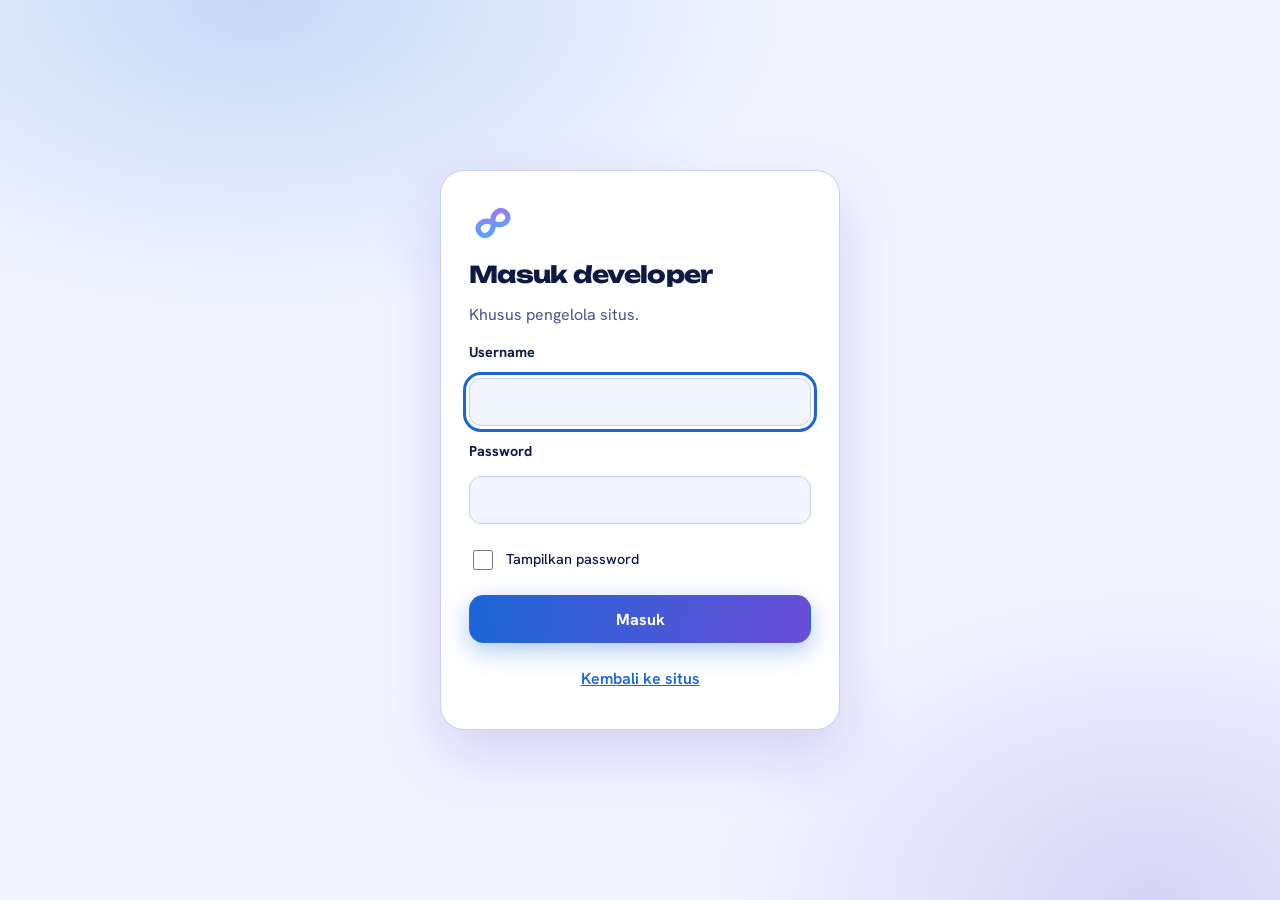
<file: website/developer/index.html>
<!doctype html>
<html lang="id">
<head>
<meta charset="utf-8">
<meta name="viewport" content="width=device-width, initial-scale=1, viewport-fit=cover">
<meta name="description" content="Unduh flooww, bubble mengambang untuk belajar di Android. Lingkari soal untuk tanya AI, salin teks, terjemah Inggris dan Jepang. Trial 10 menit, lisensi lewat WhatsApp.">
<title>flooww: Bubble Mengambang untuk Belajar | Unduh APK Android</title>
<link rel="icon" href="/favicon.svg" type="image/svg+xml">
<meta name="robots" content="noindex,nofollow">
<meta name="theme-color" content="#081030">
<meta property="og:type" content="website">
<meta property="og:site_name" content="flooww">
<meta property="og:locale" content="id_ID">
<meta property="og:title" content="flooww: Bubble Mengambang untuk Belajar | Unduh APK Android">
<meta property="og:description" content="Unduh flooww, bubble mengambang untuk belajar di Android. Lingkari soal untuk tanya AI, salin teks, terjemah Inggris dan Jepang. Trial 10 menit, lisensi lewat WhatsApp.">
<meta property="og:url" content="https://flooww.web.app/">
<meta property="og:image" content="https://flooww.web.app/og-image.png">
<meta property="og:image:width" content="1200">
<meta property="og:image:height" content="630">
<meta name="twitter:card" content="summary_large_image">
<meta name="twitter:title" content="flooww: Bubble Mengambang untuk Belajar | Unduh APK Android">
<meta name="twitter:description" content="Unduh flooww, bubble mengambang untuk belajar di Android. Lingkari soal untuk tanya AI, salin teks, terjemah Inggris dan Jepang. Trial 10 menit, lisensi lewat WhatsApp.">
<meta name="twitter:image" content="https://flooww.web.app/og-image.png">
<meta name="claude:viewport-fit-sides" content="cover">
<link rel="preconnect" href="https://fonts.googleapis.com">
<link rel="preconnect" href="https://fonts.gstatic.com" crossorigin>
<link rel="stylesheet" href="https://fonts.googleapis.com/css2?family=DM+Mono:wght@400;500&family=Hanken+Grotesk:wght@400;500;600;700&family=Unbounded:wght@600;800&display=swap">
<style>
/* Layout: kiri-rata. Situs publik dan panel /developer memakai satu data konten.
   Semua ukuran dalam rem, jadi satu angka di html mengecilkan atau membesarkan seluruh halaman (HP sampai TV).
   Warna dari pita ikon: biru, ungu, hijau, kuning, koral, cyan. */
:root {
  --bg: #081030;
  --screen: #0B153C;
  --surface: #0F1B4A;
  --raise: #16256A;
  --line: #26357D;
  --fg: #EAF0FF;
  --muted: #A9B5E0;
  --blue: #4FA8FF;
  --violet: #9A7BF5;
  --mint: #3DDC97;
  --amber: #FFB547;
  --coral: #FF7A8A;
  --cyan: #38D0E6;
  --accent: var(--blue);
  --accent-ink: #04122E;
  --tile-ink: #04122E;
  --bubble: #0D1A45;
  --wa: #0F8A47;
  --wa-ink: #FFFFFF;
  --glow: 30%;
  --glow2: 15%;
  --font-display: 'Unbounded', 'Trebuchet MS', sans-serif;
  --font-body: 'Hanken Grotesk', system-ui, -apple-system, 'Segoe UI', sans-serif;
  --font-mono: 'DM Mono', ui-monospace, Menlo, Consolas, monospace;
  color-scheme: dark;
}
@media (prefers-color-scheme: light) {
  :root:not([data-theme="dark"]) {
    --bg: #F2F5FF; --screen: #E6ECFF; --surface: #FFFFFF; --raise: #DCE5FF; --line: #C4D0F2;
    --fg: #0D1A45; --muted: #46548A;
    --blue: #1B66D6; --violet: #6A4DD6; --mint: #0E8F5C; --amber: #A85F00; --coral: #D0364F; --cyan: #0A7F95;
    --accent-ink: #FFFFFF; --tile-ink: #FFFFFF; --glow: 20%; --glow2: 10%;
    color-scheme: light;
  }
}
:root[data-theme="light"] {
  --bg: #F2F5FF; --screen: #E6ECFF; --surface: #FFFFFF; --raise: #DCE5FF; --line: #C4D0F2;
  --fg: #0D1A45; --muted: #46548A;
  --blue: #1B66D6; --violet: #6A4DD6; --mint: #0E8F5C; --amber: #A85F00; --coral: #D0364F; --cyan: #0A7F95;
  --accent-ink: #FFFFFF; --tile-ink: #FFFFFF; --glow: 20%; --glow2: 10%;
  color-scheme: light;
}

* { box-sizing: border-box; }
html { scroll-behavior: smooth; font-size: 100%; }
body { margin: 0; background: var(--bg); color: var(--fg); font: 400 1rem/1.6 var(--font-body); -webkit-text-size-adjust: 100%; }
a { color: var(--accent); }
h1, h2, h3, p, ul, ol, dl, figure { margin: 0; }
h2 { font: 600 clamp(1.35rem, 3.6vw, 1.9rem)/1.2 var(--font-display); letter-spacing: -0.02em; text-wrap: balance; }
h3 { font: 600 1.02rem/1.3 var(--font-display); letter-spacing: -0.01em; }
button { font: inherit; color: inherit; }
:focus-visible { outline: 0.22rem solid var(--accent); outline-offset: 0.2rem; }

.in { max-width: 68rem; margin-inline: auto; padding-left: max(16px, env(safe-area-inset-left, 0px)); padding-right: max(16px, env(safe-area-inset-right, 0px)); }
.sec { --c: var(--blue); padding-block: clamp(3rem, 8vw, 5.75rem); background: linear-gradient(180deg, color-mix(in srgb, var(--c) 10%, var(--bg)), var(--bg) 70%); }
.lead-in { color: var(--muted); max-width: 58ch; margin-top: 0.9rem; }
.sh { display: flex; align-items: center; gap: 0.9rem; }
.chip { flex: none; width: 2.9rem; height: 2.9rem; border-radius: 0.9rem; display: grid; place-items: center; color: var(--c); background: color-mix(in srgb, var(--c) 20%, var(--surface)); border: 1px solid color-mix(in srgb, var(--c) 45%, transparent); }
.chip svg { width: 1.5rem; height: 1.5rem; }
.ico { width: 1.25rem; height: 1.25rem; flex: none; }

/* header + hero */
.hero-wrap {
  background:
    radial-gradient(55% 60% at 6% 0%, color-mix(in srgb, var(--blue) var(--glow), transparent), transparent 70%),
    radial-gradient(45% 55% at 96% 16%, color-mix(in srgb, var(--violet) var(--glow), transparent), transparent 72%),
    radial-gradient(42% 45% at 58% 100%, color-mix(in srgb, var(--mint) var(--glow2), transparent), transparent 72%),
    radial-gradient(30% 35% at 100% 100%, color-mix(in srgb, var(--coral) var(--glow2), transparent), transparent 72%),
    var(--bg);
}
.top { display: flex; flex-wrap: wrap; align-items: center; justify-content: space-between; gap: 0.4rem 1rem; padding-block: 1rem; }
.brand { display: inline-flex; align-items: center; gap: 0.65rem; color: var(--fg); text-decoration: none; font: 800 1.15rem var(--font-display); letter-spacing: -0.03em; }
.brand svg { width: 2.1rem; height: 2.1rem; }
.nav { display: flex; gap: 0.15rem; flex-wrap: wrap; }
.nav a { color: var(--muted); text-decoration: none; padding: 0 0.75rem; border-radius: 0.65rem; font-weight: 600; min-height: 2.75rem; display: inline-flex; align-items: center; }
.nav a:hover { color: var(--fg); background: color-mix(in srgb, var(--fg) 8%, transparent); }

.btn { display: inline-flex; align-items: center; justify-content: center; gap: 0.55rem; min-height: 3rem; padding: 0 1.3rem; border-radius: 0.9rem; font: 700 1rem var(--font-body); text-decoration: none; border: 1px solid transparent; cursor: pointer; }
.btn:hover { filter: brightness(1.08); }
.btn-primary { background: linear-gradient(100deg, var(--blue), var(--violet)); color: var(--accent-ink); box-shadow: 0 0.5rem 1.5rem color-mix(in srgb, var(--blue) 35%, transparent); }
.btn-wa { background: var(--wa); color: var(--wa-ink); box-shadow: 0 0.5rem 1.5rem color-mix(in srgb, var(--wa) 38%, transparent); }
.btn-ghost { background: transparent; color: var(--fg); border-color: var(--line); }
.btn-sm { min-height: 2.75rem; padding: 0 1rem; font-size: 0.92rem; }
.btn svg { width: 1.25rem; height: 1.25rem; flex: none; }
.cta { display: flex; flex-wrap: wrap; gap: 0.75rem; margin-top: 1.75rem; }

.hero { display: grid; grid-template-columns: 1fr; gap: 2.75rem; padding-block: clamp(1.25rem, 5vw, 3.5rem) clamp(3rem, 8vw, 5.75rem); }
.hero > * { min-width: 0; }
.wordmark { font: 800 clamp(2.8rem, 9vw, 5.6rem)/1 var(--font-display); letter-spacing: -0.045em; padding-bottom: 0.08em; color: var(--fg); background: linear-gradient(100deg, var(--blue) 5%, var(--violet) 52%, var(--coral) 100%); -webkit-background-clip: text; background-clip: text; -webkit-text-fill-color: transparent; overflow-wrap: anywhere; }
.tagline { font: 600 clamp(1.15rem, 2.6vw, 1.5rem)/1.3 var(--font-display); letter-spacing: -0.02em; margin-top: 1rem; text-wrap: balance; }
.sub { color: var(--muted); max-width: 46ch; margin-top: 0.9rem; }
.pills { display: flex; flex-wrap: wrap; gap: 0.5rem; margin-top: 1.5rem; }
.pill { display: inline-flex; align-items: center; gap: 0.5rem; min-height: 2.75rem; padding: 0 1rem; border-radius: 999px; font-size: 0.9rem; font-weight: 600; text-decoration: none; color: var(--fg); background: color-mix(in srgb, var(--c) 16%, var(--surface)); border: 1px solid color-mix(in srgb, var(--c) 48%, transparent); }
.pill i { width: 0.55rem; height: 0.55rem; border-radius: 50%; background: var(--c); }
.pill:hover { background: color-mix(in srgb, var(--c) 26%, var(--surface)); }
.fine { color: var(--muted); font-size: 0.9rem; margin-top: 1rem; }

/* demo bubble */
.demo { max-width: 27.5rem; width: 100%; }
.screen { position: relative; display: flex; flex-direction: column; gap: 1rem; min-height: 25.6rem; padding: 1.1rem; overflow: hidden; background: linear-gradient(160deg, color-mix(in srgb, var(--violet) 16%, var(--screen)), var(--screen) 62%); border: 1px solid color-mix(in srgb, var(--violet) 40%, var(--line)); border-radius: 1.75rem; box-shadow: 0 1.5rem 3.75rem color-mix(in srgb, var(--violet) 22%, transparent); }
.fake { position: absolute; inset: 0; padding: 1.6rem 1.35rem; display: flex; flex-direction: column; gap: 0.85rem; pointer-events: none; }
.fake i { display: block; height: 0.55rem; border-radius: 0.3rem; background: var(--line); opacity: 0.75; }
.fake i:nth-child(1) { width: 78%; } .fake i:nth-child(2) { width: 92%; } .fake i:nth-child(3) { width: 64%; }
.fake i:nth-child(4) { width: 86%; } .fake i:nth-child(5) { width: 70%; } .fake i:nth-child(6) { width: 88%; }
.fake i:nth-child(7) { width: 52%; } .fake i:nth-child(8) { width: 80%; } .fake i:nth-child(9) { width: 60%; }
.fake b { position: absolute; right: 8%; top: 36%; width: 46%; height: 28%; border: 2px dashed var(--coral); border-radius: 50%; opacity: 0.7; }
.float { position: relative; z-index: 1; display: flex; align-items: flex-start; gap: 0.75rem; }
.bubble { flex: none; width: 3.6rem; height: 3.6rem; border-radius: 50%; padding: 0; cursor: pointer; display: grid; place-items: center; background: var(--bubble); border: 1px solid color-mix(in srgb, var(--blue) 50%, var(--line)); box-shadow: 0 0 0 0.4rem color-mix(in srgb, var(--blue) 18%, transparent), 0 0.5rem 1.4rem rgba(0, 0, 0, 0.35); }
.bubble svg { width: 2.4rem; height: 2.4rem; }
.menu { display: grid; grid-template-columns: repeat(3, minmax(0, 1fr)); gap: 0.5rem; flex: 1; min-width: 0; max-width: 17.25rem; transform-origin: 0 1.5rem; animation: pop 0.45s cubic-bezier(0.2, 0.8, 0.2, 1) both; }
.tool { aspect-ratio: 1; min-width: 0; padding: 0.25rem; cursor: pointer; display: flex; flex-direction: column; align-items: center; justify-content: center; gap: 0.3rem; text-align: center; font: 700 0.7rem/1.1 var(--font-body); color: var(--fg); background: color-mix(in srgb, var(--c) 17%, var(--surface)); border: 1px solid color-mix(in srgb, var(--c) 50%, transparent); border-radius: 0.9rem; }
.tool svg { width: 1.4rem; height: 1.4rem; color: var(--c); fill: none; stroke: currentColor; stroke-width: 1.8; stroke-linecap: round; stroke-linejoin: round; }
.tool:hover { background: color-mix(in srgb, var(--c) 28%, var(--surface)); }
.tool[aria-pressed="true"] { background: var(--c); color: var(--tile-ink); border-color: var(--c); }
.tool[aria-pressed="true"] svg { color: var(--tile-ink); }
.tip { position: relative; z-index: 1; margin-top: auto; padding: 0.9rem 1rem; border-radius: 1rem; background: var(--surface); border: 1px solid color-mix(in srgb, var(--c, var(--blue)) 55%, var(--line)); font-size: 0.95rem; }
.tip strong { display: block; font: 600 0.95rem var(--font-display); color: var(--c, var(--blue)); margin-bottom: 0.25rem; }
.demo figcaption { color: var(--muted); font-size: 0.88rem; margin-top: 0.75rem; }
@keyframes pop { from { transform: scale(0.88); } to { transform: scale(1); } }

/* aman */
.claims { display: grid; grid-template-columns: repeat(auto-fit, minmax(min(100%, 16rem), 1fr)); gap: 0.9rem; margin-top: 2.1rem; }
.claims > * { min-width: 0; }
.claim { padding: 1.35rem; border-radius: 1.25rem; display: grid; gap: 0.65rem; align-content: start; background: color-mix(in srgb, var(--c) 12%, var(--surface)); border: 1px solid color-mix(in srgb, var(--c) 34%, var(--line)); }
.claim p { color: var(--muted); }
.claim a { font-weight: 700; color: var(--c); }
.perms { margin-top: 2.75rem; }
.perms ul { list-style: none; padding: 0; margin-top: 0.9rem; }
.perms li { --c: var(--blue); display: grid; grid-template-columns: 0.75rem minmax(0, 1fr); gap: 0.25rem 0.9rem; padding: 0.9rem 0; border-top: 1px solid color-mix(in srgb, var(--c) 30%, var(--line)); }
.perms li:last-child { border-bottom: 1px solid color-mix(in srgb, var(--c) 30%, var(--line)); }
.perms li::before { content: ""; width: 0.75rem; height: 0.75rem; margin-top: 0.45rem; border-radius: 50%; background: var(--c); grid-row: 1 / span 2; }
.perms li:nth-child(6n+2) { --c: var(--violet); } .perms li:nth-child(6n+3) { --c: var(--mint); }
.perms li:nth-child(6n+4) { --c: var(--amber); } .perms li:nth-child(6n+5) { --c: var(--coral); } .perms li:nth-child(6n+6) { --c: var(--cyan); }
.perms strong { font-weight: 700; }
.perms span { color: var(--muted); }
.honest { --c: var(--amber); display: grid; grid-template-columns: 2.9rem minmax(0, 1fr); gap: 1rem; align-items: start; margin-top: 2.25rem; padding: 1.35rem; border-radius: 1.25rem; background: color-mix(in srgb, var(--c) 13%, var(--surface)); border: 1px solid color-mix(in srgb, var(--c) 45%, var(--line)); }
.honest p + p { margin-top: 0.5rem; }
.honest strong { display: block; font: 600 1rem var(--font-display); margin-bottom: 0.4rem; }

/* unduh */
.dl-grid { display: grid; grid-template-columns: 1fr; gap: 2.5rem; margin-top: 2.25rem; }
.dl-grid > * { min-width: 0; }
.spec { display: grid; grid-template-columns: repeat(2, minmax(0, 1fr)); gap: 0.65rem; }
.spec div { --c: var(--blue); padding: 0.9rem 1rem; border-radius: 1rem; background: color-mix(in srgb, var(--c) 13%, var(--surface)); border: 1px solid color-mix(in srgb, var(--c) 36%, var(--line)); }
.spec div:nth-child(6n+2) { --c: var(--mint); } .spec div:nth-child(6n+3) { --c: var(--violet); }
.spec div:nth-child(6n+4) { --c: var(--amber); } .spec div:nth-child(6n+5) { --c: var(--cyan); } .spec div:nth-child(6n+6) { --c: var(--coral); }
.spec div:last-child:nth-child(odd) { grid-column: 1 / -1; }
.spec dt { color: var(--c); font-size: 0.85rem; font-weight: 700; }
.spec dd { margin: 0.1rem 0 0; font-weight: 600; overflow-wrap: anywhere; }
.mono { font-family: var(--font-mono); font-size: 0.9em; font-weight: 500; }
.dl-cta { margin-top: 1.5rem; }
.steps { list-style: none; padding: 0; display: grid; gap: 1.1rem; counter-reset: s; }
.steps li { --c: var(--blue); display: grid; grid-template-columns: 2.25rem minmax(0, 1fr); gap: 0.9rem; align-items: start; max-width: 56ch; counter-increment: s; }
.steps li:nth-child(6n+2) { --c: var(--violet); } .steps li:nth-child(6n+3) { --c: var(--amber); } .steps li:nth-child(6n+4) { --c: var(--mint); }
.steps li:nth-child(6n+5) { --c: var(--coral); } .steps li:nth-child(6n+6) { --c: var(--cyan); }
.steps li::before { content: counter(s); width: 2.25rem; height: 2.25rem; border-radius: 0.75rem; display: grid; place-items: center; font: 500 1rem var(--font-mono); color: var(--tile-ink); background: var(--c); }
.steps strong { display: block; }
.up-h { margin: 2.25rem 0 1.1rem; font-size: 1.2rem; }
.steps span { color: var(--muted); }

/* lisensi */
.lic-grid { display: grid; grid-template-columns: 1fr; gap: 2.5rem; margin-top: 2.25rem; align-items: start; }
.lic-grid > * { min-width: 0; }
.receipt { position: relative; overflow: hidden; background: var(--surface); border: 1px solid color-mix(in srgb, var(--amber) 40%, var(--line)); border-radius: 1.1rem; padding: 1.75rem 1.35rem 1.35rem; font-family: var(--font-mono); max-width: 28.75rem; box-shadow: 0 1.25rem 3.1rem color-mix(in srgb, var(--amber) 14%, transparent); }
.receipt::before { content: ""; position: absolute; inset: 0 0 auto; height: 0.5rem; background: linear-gradient(90deg, var(--amber), var(--coral), var(--violet)); }
.receipt .head { display: flex; justify-content: space-between; gap: 0.75rem; color: var(--muted); font-size: 0.85rem; }
.receipt .tk { display: flex; flex-wrap: wrap; gap: 0.5rem; margin: 1.25rem 0; font-size: clamp(1.15rem, 4.6vw, 1.6rem); font-weight: 500; letter-spacing: 0.04em; }
.receipt .tk span { padding: 0.08em 0.42em; border-radius: 0.5rem; background: color-mix(in srgb, var(--amber) 16%, var(--surface)); border: 1px solid color-mix(in srgb, var(--amber) 40%, transparent); }
.receipt .cut { border-top: 2px dashed var(--line); padding-top: 0.9rem; color: var(--muted); font-size: 0.82rem; line-height: 1.5; }

/* kontak, footer, tombol melayang */
.wa-panel { display: flex; flex-wrap: wrap; align-items: center; gap: 1rem 1.5rem; margin-top: 1.9rem; padding: clamp(1.25rem, 4vw, 2rem); border-radius: 1.5rem; background: linear-gradient(135deg, color-mix(in srgb, var(--mint) 22%, var(--surface)), color-mix(in srgb, var(--cyan) 14%, var(--surface))); border: 1px solid color-mix(in srgb, var(--mint) 45%, var(--line)); }
.wa-num { font: 500 clamp(1.3rem, 5vw, 1.9rem) var(--font-mono); letter-spacing: 0.02em; overflow-wrap: anywhere; user-select: all; flex: 1 1 100%; }
.foot { padding-block: 1.75rem 6rem; color: var(--muted); font-size: 0.9rem; }
.foot nav { display: flex; flex-wrap: wrap; gap: 0.3rem 1.2rem; margin-bottom: 0.6rem; }
.foot nav a { color: var(--muted); }
.foot-count { margin-top: 0.4rem; font-size: 0.85rem; }
.foot-count:empty { display: none; }
.fab { position: fixed; z-index: 20; right: max(16px, env(safe-area-inset-right, 0px)); bottom: calc(16px + env(safe-area-inset-bottom, 0px)); }
.draftbar { background: color-mix(in srgb, var(--amber) 22%, var(--surface)); border-bottom: 1px solid color-mix(in srgb, var(--amber) 50%, var(--line)); font-size: 0.9rem; }
.draftbar .in { display: flex; flex-wrap: wrap; align-items: center; gap: 0.25rem 1rem; padding-block: 0.4rem; }
.draftbar button, .draftbar a { background: none; border: 0; padding: 0 0.25rem; min-height: 2.75rem; color: var(--fg); font-weight: 700; text-decoration: underline; cursor: pointer; }

/* login developer */
.lg { min-height: 100vh; min-height: 100dvh; display: grid; place-items: center; padding-block: 2rem; padding-left: max(16px, env(safe-area-inset-left, 0px)); padding-right: max(16px, env(safe-area-inset-right, 0px)); background: radial-gradient(60% 50% at 20% 0%, color-mix(in srgb, var(--blue) var(--glow), transparent), transparent 70%), radial-gradient(50% 50% at 90% 100%, color-mix(in srgb, var(--violet) var(--glow), transparent), transparent 70%), var(--bg); }
.lg-card { width: min(100%, 25rem); padding: 1.75rem; border-radius: 1.5rem; display: grid; gap: 0.85rem; background: var(--surface); border: 1px solid var(--line); box-shadow: 0 1.5rem 3.75rem color-mix(in srgb, var(--violet) 22%, transparent); }
.lg-card svg.lg-mark { width: 3rem; height: 3rem; }
.lg-card h1 { font: 800 1.45rem/1.2 var(--font-display); letter-spacing: -0.03em; }
.lg-card p { color: var(--muted); }
.lg-card label { font-weight: 700; font-size: 0.9rem; }
.lg-card input[type="text"], .lg-card input[type="password"] { width: 100%; min-height: 3rem; padding: 0 0.9rem; font: inherit; font-size: 1rem; color: var(--fg); background: var(--bg); border: 1px solid var(--line); border-radius: 0.75rem; }
.chk { display: flex; align-items: center; gap: 0.6rem; font-weight: 500 !important; min-height: 2.75rem; }
.chk input { width: 1.25rem; height: 1.25rem; accent-color: var(--accent); }
.lg-err { color: var(--coral); font-weight: 600; }
.lg-back { text-align: center; font-weight: 600; min-height: 2.75rem; display: grid; place-items: center; }

/* panel developer */
body::before { content: ""; position: fixed; inset: 0 0 auto; height: env(safe-area-inset-top, 0px); z-index: 40; background: var(--bg); }
.dv-top { position: sticky; top: env(safe-area-inset-top, 0px); z-index: 30; background: var(--bg); border-bottom: 1px solid var(--line); }
.dv-top .in { display: flex; flex-wrap: wrap; align-items: center; justify-content: space-between; gap: 0.5rem 1rem; padding-block: 0.65rem; }
.dv-brand { display: flex; align-items: center; gap: 0.65rem; font: 800 1rem var(--font-display); letter-spacing: -0.03em; }
.dv-brand svg { width: 2rem; height: 2rem; }
.dv-status { font: 500 0.82rem var(--font-body); color: var(--mint); }
.dv-acts { display: flex; flex-wrap: wrap; gap: 0.5rem; }
.dv-body { display: grid; grid-template-columns: minmax(0, 1fr); gap: 1.25rem; padding-block: 1.25rem 4rem; }
.dv-nav { display: flex; gap: 0.4rem; overflow-x: auto; padding-bottom: 0.4rem; }
.dv-tab { flex: none; white-space: nowrap; min-height: 2.75rem; padding: 0 1rem; border-radius: 0.8rem; cursor: pointer; font-weight: 600; text-align: left; color: var(--muted); background: transparent; border: 1px solid var(--line); }
.dv-tab:hover { color: var(--fg); }
.dv-tab[aria-current="page"] { color: var(--accent-ink); background: linear-gradient(100deg, var(--blue), var(--violet)); border-color: transparent; }
.dv-main { min-width: 0; }
.dv-head { margin-bottom: 1.1rem; }
.dv-head h1 { font: 600 clamp(1.3rem, 3vw, 1.7rem)/1.2 var(--font-display); letter-spacing: -0.02em; }
.dv-head p { color: var(--muted); margin-top: 0.4rem; max-width: 62ch; }
.dv-card { background: var(--surface); border: 1px solid var(--line); border-radius: 1.1rem; padding: 1.2rem; margin-bottom: 1rem; }
.dv-card > h3 { margin-bottom: 0.3rem; }
.dv-card > .dv-hint { color: var(--muted); font-size: 0.88rem; margin-bottom: 0.9rem; }
.dv-grid { display: grid; grid-template-columns: minmax(0, 1fr); gap: 0.9rem; margin-top: 0.9rem; }
.dv-f { min-width: 0; }
.dv-f label { display: block; font-weight: 700; font-size: 0.9rem; margin-bottom: 0.3rem; }
.dv-f input, .dv-f textarea, .dv-card textarea { width: 100%; font: inherit; font-size: 1rem; line-height: 1.5; color: var(--fg); background: var(--bg); border: 1px solid var(--line); border-radius: 0.7rem; padding: 0.65rem 0.8rem; min-height: 2.9rem; }
.dv-f textarea, .dv-card textarea { resize: vertical; }
.dv-f small { display: block; color: var(--muted); margin-top: 0.25rem; font-size: 0.82rem; }
.dv-item { border: 1px solid var(--line); border-radius: 0.9rem; padding: 1rem; margin-top: 0.8rem; background: color-mix(in srgb, var(--fg) 3%, var(--surface)); }
.dv-item-h { display: flex; justify-content: space-between; align-items: center; gap: 0.5rem; margin-bottom: 0.2rem; font-weight: 700; }
.dv-item-h span { min-width: 0; overflow: hidden; text-overflow: ellipsis; white-space: nowrap; }
.dv-ib { display: flex; gap: 0.3rem; flex: none; }
.dv-ib button { min-width: 2.75rem; min-height: 2.75rem; border-radius: 0.7rem; cursor: pointer; background: transparent; border: 1px solid var(--line); font-weight: 700; }
.dv-ib button:hover { border-color: var(--accent); }
.dv-ib button.del:hover { border-color: var(--coral); color: var(--coral); }
.dv-add { margin-top: 0.9rem; }
.dv-row { display: flex; flex-wrap: wrap; gap: 0.6rem; margin-top: 0.9rem; }
.dv-list { padding-left: 1.2rem; display: grid; gap: 0.35rem; color: var(--muted); }
.dv-list b { color: var(--fg); }
.dv-msg { margin-top: 0.8rem; font-weight: 600; min-height: 1.5rem; }
.dv-msg.ok { color: var(--mint); } .dv-msg.bad { color: var(--coral); }
.dv-json { font-family: var(--font-mono) !important; font-size: 0.85rem !important; }
.dv-file { margin-top: 0.8rem; }
.dv-file input { font: inherit; max-width: 100%; }

@media (min-width: 700px) {
  .perms li { grid-template-columns: 0.75rem minmax(10rem, 0.4fr) minmax(0, 1fr); }
  .perms li::before { grid-row: auto; }
  .dv-grid { grid-template-columns: repeat(2, minmax(0, 1fr)); }
  .dv-f.wide { grid-column: 1 / -1; }
}
@media (min-width: 900px) {
  .hero { grid-template-columns: minmax(0, 1.1fr) minmax(0, 0.9fr); align-items: center; gap: 3.5rem; }
  .dl-grid, .lic-grid { grid-template-columns: minmax(0, 1fr) minmax(0, 1fr); gap: 4rem; }
  .dv-body { grid-template-columns: 14rem minmax(0, 1fr); gap: 2rem; }
  .dv-nav { flex-direction: column; overflow: visible; position: sticky; top: calc(env(safe-area-inset-top, 0px) + 5rem); align-self: start; }
  .dv-tab { white-space: normal; }
}
.dv-ib button:disabled { opacity: 0.35; cursor: default; }
/* browser TV lama tanpa color-mix: kartu tetap punya latar dan garis */
@supports not (color: color-mix(in srgb, red 50%, blue)) {
  .claim, .pill, .tool, .spec div, .honest, .chip, .tip, .receipt .tk span { background: var(--surface); border-color: var(--line); }
  .sec, .draftbar { background: var(--bg); }
  .tool[aria-pressed="true"] { background: var(--accent); border-color: var(--accent); }
}
/* layar besar dan TV: seluruh halaman diperbesar lewat rem */
@media (min-width: 1500px) { html { font-size: 112.5%; } }
@media (min-width: 1900px) { html { font-size: 131%; } }
@media (min-width: 2500px) { html { font-size: 165%; } }
@media (min-width: 3400px) { html { font-size: 215%; } }
/* HP kecil dan layar pendek */
@media (max-width: 360px) { .btn { padding: 0 1rem; } .nav a { padding: 0 0.55rem; } .screen { padding: 0.9rem; } }
@media (max-height: 520px) and (orientation: landscape) { .hero { padding-block: 0.5rem 2.5rem; } .screen { min-height: 22rem; } }
/* layar sentuh dan remote TV: sasaran besar, fokus jelas */
@media (pointer: coarse) { .tool, .pill, .nav a, .dv-tab { min-height: 2.9rem; } }
@media (prefers-reduced-motion: reduce) {
  html { scroll-behavior: auto; }
  *, *::before, *::after { animation: none !important; transition: none !important; }
}
</style>

<svg width="0" height="0" style="position:absolute" aria-hidden="true" focusable="false">
  <defs>
    <linearGradient id="rb" x1="0" y1="1" x2="1" y2="0">
      <stop offset="0" stop-color="#4FA8FF"/>
      <stop offset="1" stop-color="#9A7BF5"/>
    </linearGradient>
    <symbol id="mark" viewBox="0 0 64 64">
      <path transform="rotate(-35 32 32)" d="M10 32C10 20 26 20 32 32S54 44 54 32 38 20 32 32 10 44 10 32" fill="none" stroke="url(#rb)" stroke-width="7" stroke-linecap="round" stroke-linejoin="round"/>
    </symbol>
    <symbol id="chat" viewBox="0 0 24 24"><g fill="none" stroke="currentColor" stroke-width="1.8" stroke-linecap="round" stroke-linejoin="round"><path d="M4 5.5A2.5 2.5 0 0 1 6.5 3h11A2.5 2.5 0 0 1 20 5.5v8a2.5 2.5 0 0 1-2.5 2.5H11l-4.2 3.6a.6.6 0 0 1-1-.46V16h-.3A2.5 2.5 0 0 1 4 13.5z"/><path d="M8.5 8.5h7M8.5 11.5h4.5"/></g></symbol>
    <symbol id="i-shield" viewBox="0 0 24 24"><g fill="none" stroke="currentColor" stroke-width="1.8" stroke-linecap="round" stroke-linejoin="round"><path d="M12 3l7 3v5c0 5-3 8-7 10-4-2-7-5-7-10V6z"/><path d="M9 12l2 2 4-4"/></g></symbol>
    <symbol id="i-dl" viewBox="0 0 24 24"><g fill="none" stroke="currentColor" stroke-width="1.8" stroke-linecap="round" stroke-linejoin="round"><path d="M12 4v11M7.5 11 12 15.5 16.5 11M5 20h14"/></g></symbol>
    <symbol id="i-ticket" viewBox="0 0 24 24"><g fill="none" stroke="currentColor" stroke-width="1.8" stroke-linecap="round" stroke-linejoin="round"><path d="M3 9a2 2 0 0 0 0 6v3h18v-3a2 2 0 0 1 0-6V6H3z"/><path d="M13 7.5v2M13 11v2M13 14.5v2"/></g></symbol>
    <symbol id="i-code" viewBox="0 0 24 24"><g fill="none" stroke="currentColor" stroke-width="1.8" stroke-linecap="round" stroke-linejoin="round"><path d="M8 8l-4 4 4 4M16 8l4 4-4 4M13.5 6l-3 12"/></g></symbol>
    <symbol id="i-block" viewBox="0 0 24 24"><g fill="none" stroke="currentColor" stroke-width="1.8" stroke-linecap="round" stroke-linejoin="round"><circle cx="12" cy="12" r="8.5"/><path d="M6 6l12 12"/></g></symbol>
    <symbol id="i-scan" viewBox="0 0 24 24"><g fill="none" stroke="currentColor" stroke-width="1.8" stroke-linecap="round" stroke-linejoin="round"><path d="M4 8V5a1 1 0 0 1 1-1h3M16 4h3a1 1 0 0 1 1 1v3M20 16v3a1 1 0 0 1-1 1h-3M8 20H5a1 1 0 0 1-1-1v-3M8 12h8"/></g></symbol>
    <symbol id="i-server" viewBox="0 0 24 24"><g fill="none" stroke="currentColor" stroke-width="1.8" stroke-linecap="round" stroke-linejoin="round"><rect x="4" y="4" width="16" height="6" rx="1.5"/><rect x="4" y="14" width="16" height="6" rx="1.5"/><path d="M8 7h.01M8 17h.01M3 3l18 18"/></g></symbol>
    <symbol id="i-info" viewBox="0 0 24 24"><g fill="none" stroke="currentColor" stroke-width="1.8" stroke-linecap="round" stroke-linejoin="round"><circle cx="12" cy="12" r="9"/><path d="M12 11v5M12 8h.01"/></g></symbol>
  </defs>
</svg>

<div id="app"></div>
<noscript><main style="padding:1rem;max-width:46rem;margin:auto;font-family:system-ui,sans-serif">
<h1>flooww</h1><p>Bubble mengambang untuk belajar di Android. Lingkari soal di layar, lalu tanya AI, salin teksnya, atau terjemahkan Inggris dan Jepang ke Indonesia. Ada juga screenshot, browser mini, kalkulator, auto clicker, catatan cepat, dan galeri mengambang.</p>
<p>Trial gratis 10 menit, lalu lisensi dibeli lewat WhatsApp. Untuk Android 8.0 ke atas dengan prosesor arm64.</p>
<p><a href="https://github.com/BaksoTumpah/flooww-rilis/releases/latest/download/flooww-64bit.apk">Unduh APK 64-bit</a> <a href="https://github.com/BaksoTumpah/flooww-rilis/releases/latest/download/flooww-32bit.apk">Unduh APK 32-bit</a></p>
<p><a href="/panduan/">Panduan</a> · <a href="/faq/">FAQ</a> · <a href="/privasi/">Privasi</a> · <a href="/syarat/">Syarat</a></p>
<p>Beranda ini memerlukan JavaScript untuk tampilan lengkap.</p></main></noscript>

<script>
(function () {
  'use strict';

  /* ---------- konfigurasi ---------- */
  var DEV_HASH = '5c40e785c40530cdca2e02c314bb99055a7adc34a8e7479df77fecaa34797a98';
  var KEY = 'flooww.content.v1', AUTH = 'flooww.dev.ok';
  var NAVHREF = ['#aman', '#unduh', '#lisensi', '#kontak'];
  var FIXED = { 'tools': 1, 'aman.claims': 1, 'nav.items': 1 };
  var TOOL_META = [
    ['--violet', 'M12 3l1.8 5.2L19 10l-5.2 1.8L12 17l-1.8-5.2L5 10l5.2-1.8zM19 16l.7 1.8 1.8.7-1.8.7L19 21l-.7-1.8-1.8-.7 1.8-.7z'],
    ['--blue', 'M9 9h11v11H9zM5 15V4h11'],
    ['--cyan', 'M4 5h9M8.5 3v2M6 5c.5 3 2.5 5.5 6 7M12 5c-.5 3-3 6-7 8M13 21l4-9 4 9M14.5 18h5'],
    ['--amber', 'M4 9V5h4M16 5h4v4M20 15v4h-4M8 19H4v-4M9 10h6v4H9z'],
    ['--mint', 'M12 3a9 9 0 1 0 0 18 9 9 0 0 0 0-18zM3 12h18M12 3c3 3.5 3 14 0 18M12 3c-3 3.5-3 14 0 18'],
    ['--violet', 'M6 3h12v18H6zM9 7h6M9 11h.01M12 11h.01M15 11h.01M9 15h.01M12 15h.01M15 15h.01'],
    ['--amber', 'M6 3l12 6-5 2 3 6-2.5 1-3-6-4 3z'],
    ['--cyan', 'M4 4h6v6H4zM14 4h6v6h-6zM4 14h6v6H4zM14 14h6v6h-6z'],
    ['--coral', 'M12 3v8M7 6.5a7 7 0 1 0 10 0']
  ];
  var CLAIM_META = [['--mint', 'i-server'], ['--violet', 'i-block'], ['--amber', 'i-scan']];
  var PILL_COLORS = ['--mint', '--violet', '--amber', '--blue', '--coral'];

  /* ---------- seluruh teks situs ada di sini ---------- */
  var DEFAULTS = {
    meta: {
      title: 'flooww: Bubble Mengambang untuk Belajar | Unduh APK Android',
      siteTitle: 'flooww asisten belajar',
      description: 'flooww asisten belajar: bubble mengambang di Android. Lingkari soal untuk tanya AI, salin teks, terjemahkan Inggris dan Jepang. Trial gratis 10 menit.',
      version: '9',
      waNumber: '62XXXXXXXXXX',
      waText: 'Halo, saya mau beli lisensi flooww. Mohon info paket dan harganya.',
      apkUrl: 'https://github.com/BaksoTumpah/flooww-rilis/releases/latest/download/flooww-64bit.apk',
      apkUrl32: 'https://github.com/BaksoTumpah/flooww-rilis/releases/latest/download/flooww-32bit.apk',
      apkUrlU: 'https://github.com/BaksoTumpah/flooww-rilis/releases/latest/download/flooww.apk',
      dbUrl: 'https://flooww-2644e-default-rtdb.asia-southeast1.firebasedatabase.app'
    },
    brand: { name: 'flooww', aria: 'flooww, ke atas' },
    nav: { aria: 'Menu halaman', items: [{ label: 'Aman' }, { label: 'Unduh' }, { label: 'Lisensi' }, { label: 'Kontak' }] },
    hero: {
      title: 'flooww',
      tagline: 'Bubble mengambang untuk belajar.',
      sub: 'Lingkari soal di layar, lalu tanya AI, salin teksnya, atau terjemahkan. Semua dari satu bubble di atas aplikasi apa pun.',
      btnApk: 'Unduh flooww',
      btnWa: 'Beli lisensi lewat WhatsApp',
      pills: [{ label: 'Tanpa iklan dan pelacak' }, { label: 'Isi layar tidak dikirim ke pengembang' }, { label: 'Izin dijelaskan satu per satu' }],
      fine: 'Untuk Android 8.0 ke atas. Tersedia untuk HP 64-bit dan 32-bit, pilihannya ada di bagian Unduh.',
      caption: 'Ilustrasi. Ketuk bubble untuk membuka menu, lalu pilih alat.',
      bubbleAria: 'Bubble flooww. Ketuk untuk membuka atau menutup menu',
      menuAria: 'Alat flooww'
    },
    tools: [
      { name: 'Tanya AI', desc: 'Lingkari soal di layar. Gambarnya dikirim ke ChatGPT atau Google AI Mode di browser mengambang.' },
      { name: 'Salin', desc: 'Lingkari area. Teks dibaca di HP lalu otomatis tersalin.' },
      { name: 'Terjemah', desc: 'Lingkari teks. Diterjemahkan di HP, Inggris atau Jepang ke Indonesia, bisa dibalik.' },
      { name: 'Screenshot', desc: 'Ambil layar penuh dan simpan ke galeri, folder Pictures/flooww.' },
      { name: 'Browser', desc: 'Browser mini di jendela mengambang.' },
      { name: 'Hitung', desc: 'Kalkulator dengan + - × ÷ ^ % √ π.' },
      { name: 'Klik', desc: 'Auto clicker. Pasang target, atur jeda dan jumlah ketukan.' },
      { name: 'Apps', desc: 'Buka aplikasi pilihan Anda sebagai jendela mengambang.' },
      { name: 'Matikan', desc: 'Hentikan bubble.' }
    ],
    aman: {
      title: 'Aman, dan tidak mengambil data Anda',
      lead: 'flooww tidak mengirim isi layar, foto, atau tulisan Anda ke pengembang. Satu-satunya data di server pengembang adalah kode perangkat acak dan waktu mulai trial. Setiap izin yang diminta dijelaskan satu per satu di bawah.',
      claims: [
        { title: 'Isi layar tidak dikirim ke pengembang', body: 'Yang tersimpan di server pengembang hanya kode perangkat (hasil hash ID Android, bukan nomor HP atau akun) dan waktu mulai trial, supaya trial 10 menit tidak bisa diulang. Internet juga dipakai browser mengambang, situs AI pilihan Anda, cek pembaruan, dan unduhan model terjemah sekali dari Google.' },
        { title: 'Tanpa iklan dan pelacak', body: 'Tidak ada SDK iklan, analitik, atau laporan crash di dalamnya. Tidak ada izin kamera, mikrofon, lokasi, kontak, atau SMS.' },
        { title: 'Layar diambil atas perintah Anda', body: 'Hanya saat Anda melingkari area atau memakai Screenshot. OCR dan terjemah berjalan di HP.' }
      ],
      permsTitle: 'Izin yang diminta, dan alasannya',
      perms: [
        { name: 'Tampil di atas aplikasi lain', reason: 'Menampilkan bubble dan jendela mengambang.' },
        { name: 'Tangkap layar', reason: 'Diminta Android setiap bubble dimulai (Android 14 ke atas). Dipakai hanya saat Anda melingkari area atau menekan Screenshot.' },
        { name: 'Aksesibilitas (opsional)', reason: 'Hanya untuk auto clicker mengetuk titik yang Anda tentukan. Layanan ini tidak membaca isi layar.' },
        { name: 'Foto dan media', reason: 'Menu Gambar untuk memilih foto dari galeri, dan menyimpan screenshot ke Pictures/flooww.' },
        { name: 'Internet', reason: 'Browser mengambang dan situs AI pilihan Anda.' },
        { name: 'Notifikasi', reason: 'Penanda wajib Android selama bubble aktif.' },
        { name: 'Abaikan optimasi baterai', reason: 'Agar bubble tidak dihentikan sistem saat dipakai.' },
        { name: 'Pengaturan aman (ADB, opsional)', reason: 'Tidak diberikan otomatis. Aktif hanya bila Anda memberikannya sendiri lewat ADB, untuk menyalakan jendela bebas.' }
      ],
      honest: {
        title: 'Satu hal yang perlu diketahui',
        p1: 'Saat memakai Tanya AI, gambar soal Anda dikirim ke website AI yang Anda pilih (ChatGPT atau Google AI Mode) dan tunduk pada kebijakan situs itu.',
        p2: 'flooww tidak menyembunyikan dirinya. Hormati aturan sekolah, kampus, dan ujian saat memakainya.'
      }
    },
    unduh: {
      title: 'Unduh flooww',
      lead: 'Paket APK untuk dipasang langsung di HP Android.',
      btn: 'Unduh 64-bit {versi}',
      btn32: 'Unduh 32-bit {versi}',
      btnU: 'Unduh universal {versi}',
      which: 'Tidak tahu pilih yang mana? Pakai 64-bit, cocok untuk hampir semua HP. Bila gagal terpasang atau muncul pesan tidak kompatibel, pakai 32-bit. Universal memuat kedua versi sekaligus, ukurannya lebih besar.',
      spec: [
        { label: 'Versi', value: '{versi}' },
        { label: 'Ukuran', value: '{ukuran} (64-bit), {ukuran32} (32-bit), {ukuranU} (universal)' },
        { label: 'Dirilis', value: '{tanggal}' },
        { label: 'Android', value: '8.0 (API 26) ke atas' },
        { label: 'Prosesor', value: 'arm64-v8a (64-bit) atau armeabi-v7a (32-bit)' },
        { label: 'Pembaruan', value: 'Pasang di atas versi lama' },
        { label: 'Nama paket', value: 'com.example.floatstudy' }
      ],
      steps: [
        { title: 'Unduh dan buka APK', desc: 'Buka dari notifikasi unduhan atau folder Download.' },
        { title: 'Izinkan pemasangan', desc: 'Android memperingatkan setiap APK dari luar Play Store. Itu normal. Izinkan untuk browser Anda.' },
        { title: 'Beri izin di aplikasi', desc: 'Izinkan tampil di atas aplikasi lain dan notifikasi.' },
        { title: 'Nyalakan bubble', desc: 'Di Android 14 ke atas, izin tangkap layar diminta setiap bubble dimulai.' }
      ],
      upTitle: 'Cara memperbarui',
      upSteps: [
        { title: 'Buka flooww', desc: 'Aplikasi otomatis memeriksa rilis terbaru. Bila ada, muncul dialog Pembaruan tersedia.' },
        { title: 'Ketuk Unduh dan pasang', desc: 'Tunggu unduhan selesai. Bila diminta, izinkan flooww memasang aplikasi dari sumber ini (sekali saja).' },
        { title: 'Ketuk Pasang', desc: 'Pasang di atas versi lama, lalu buka flooww lagi. Bila gagal, unduh APK dari tombol di atas dan pasang manual.' }
      ]
    },
    lisensi: {
      title: 'Lisensi',
      lead: 'Coba gratis 10 menit sejak bubble dinyalakan. Setelah itu beli kodenya lewat WhatsApp dan masukkan di aplikasi. Unduhan bebas, kodenya yang membuka lisensi.',
      btnWa: 'Beli lisensi lewat WhatsApp',
      steps: [
        { title: 'Hubungi lewat WhatsApp', desc: 'Tanyakan paket dan harga yang tersedia.' },
        { title: 'Bayar', desc: 'Ikuti petunjuk pembayaran yang dikirim di chat.' },
        { title: 'Terima kode token', desc: 'Kode dikirim lewat WhatsApp setelah pembayaran diterima.' },
        { title: 'Masukkan di aplikasi', desc: 'Tempel kode di flooww untuk mengaktifkan lisensi.' }
      ],
      receipt: {
        left: 'Token lisensi flooww',
        right: 'Contoh',
        groups: [{ v: '5821' }, { v: '0937' }, { v: '4410' }, { v: '6285' }, { v: '1173' }],
        cut: 'Contoh tampilan saja. Kode asli dikirim lewat WhatsApp setelah pembayaran.',
        aria: 'Contoh tampilan kode token lisensi: {kode}'
      }
    },
    kontak: {
      title: 'Hubungi lewat WhatsApp',
      lead: 'Beli lisensi, tanya paket, atau lapor kendala pemasangan.',
      btnOpen: 'Buka WhatsApp',
      copy: { idle: 'Salin nomor', done: 'Tersalin', manual: 'Nomor terpilih, salin manual' }
    },
    foot: { text: 'flooww {versi}. Aplikasi untuk belajar.', counter: 'Dikunjungi {kunjungan} kali oleh {unik} pengunjung', fab: 'WhatsApp', fabAria: 'Chat WhatsApp' }
  };

  /* ---------- alat bantu ---------- */
  function $(id) { return document.getElementById(id); }
  function esc(s) { return String(s == null ? '' : s).replace(/[&<>"']/g, function (ch) { return { '&': '&amp;', '<': '&lt;', '>': '&gt;', '"': '&quot;', "'": '&#39;' }[ch]; }); }
  /* rilis terbaru dibaca otomatis dari GitHub Releases: versi, ukuran APK, dan tanggal rilis */
  var RELEASE = null;
  function releaseVersion(c) { return RELEASE && RELEASE.version ? RELEASE.version : c.meta.version; }
  function mb(n) { return n ? (n / 1048576).toFixed(1).replace('.', ',') + ' MB' : '-'; }
  function releaseSize() { return RELEASE ? mb(RELEASE.size) : '-'; }
  function releaseSizeU() { return RELEASE ? mb(RELEASE.sizeU) : '-'; }
  function releaseSize32() { return RELEASE ? mb(RELEASE.size32) : '-'; }
  function releaseDate() {
    if (!RELEASE || !RELEASE.date) return '-';
    var d = new Date(RELEASE.date);
    if (isNaN(d.getTime())) return '-';
    try { return d.toLocaleDateString('id-ID', { day: 'numeric', month: 'long', year: 'numeric' }); } catch (e) { return d.toISOString().slice(0, 10); }
  }
  function fill(s, c) {
    return String(s == null ? '' : s)
      .replace(/\{versi\}/g, releaseVersion(c))
      .replace(/\{ukuran32\}/g, releaseSize32())
      .replace(/\{ukuranU\}/g, releaseSizeU())
      .replace(/\{ukuran\}/g, releaseSize())
      .replace(/\{tanggal\}/g, releaseDate())
      .replace(/\{kode\}/g, c.lisensi.receipt.groups.map(function (g) { return g.v; }).join(' '));
  }
  function clone(o) { return JSON.parse(JSON.stringify(o)); }
  function isObj(x) { return x && typeof x === 'object' && !Array.isArray(x); }
  function blank(o) { if (!isObj(o)) return ''; var b = {}; Object.keys(o).forEach(function (k) { b[k] = ''; }); return b; }
  function merge(base, over, path) {
    if (Array.isArray(base)) {
      if (!Array.isArray(over)) return clone(base);
      var n = FIXED[path] ? base.length : over.length, out = [], i, proto;
      for (i = 0; i < n; i++) {
        proto = base[i] !== undefined ? base[i] : blank(base[0]);
        out.push(i < over.length ? merge(proto, over[i], path + '[]') : clone(proto));
      }
      return out;
    }
    if (isObj(base)) {
      var o = {}, ov = isObj(over) ? over : {};
      Object.keys(base).forEach(function (k) { o[k] = merge(base[k], ov[k], path ? path + '.' + k : k); });
      return o;
    }
    return (over !== undefined && over !== null && typeof over === typeof base) ? over : base;
  }
  function getPath(o, p) { return p.split('.').reduce(function (a, k) { return a == null ? a : a[k]; }, o); }
  function setPath(o, p, v) { var ks = p.split('.'), last = ks.pop(), t = ks.reduce(function (a, k) { return a[k]; }, o); t[last] = v; }

  /* SHA-256 murni JS (tidak bergantung pada crypto.subtle, supaya jalan di browser TV lama) */
  function sha256(ascii) {
    function rr(n, x) { return (x >>> n) | (x << (32 - n)); }
    var mp = Math.pow, mw = mp(2, 32), result = '', words = [], bitLen = ascii.length * 8, hash = [], k = [], pc = 0, comp = {}, i, j, cand;
    for (cand = 2; pc < 64; cand++) {
      if (!comp[cand]) {
        for (i = 0; i < 313; i += cand) comp[i] = cand;
        hash[pc] = (mp(cand, 0.5) * mw) | 0;
        k[pc++] = (mp(cand, 1 / 3) * mw) | 0;
      }
    }
    ascii += '\x80';
    while (ascii.length % 64 - 56) ascii += '\x00';
    for (i = 0; i < ascii.length; i++) {
      j = ascii.charCodeAt(i);
      if (j >> 8) return '';
      words[i >> 2] |= j << ((3 - i) % 4) * 8;
    }
    words[words.length] = ((bitLen / mw) | 0);
    words[words.length] = bitLen;
    for (j = 0; j < words.length;) {
      var w = words.slice(j, j += 16), old = hash;
      hash = hash.slice(0, 8);
      for (i = 0; i < 64; i++) {
        var w15 = w[i - 15], w2 = w[i - 2], a = hash[0], e = hash[4];
        var t1 = hash[7] + (rr(6, e) ^ rr(11, e) ^ rr(25, e)) + ((e & hash[5]) ^ ((~e) & hash[6])) + k[i] +
          (w[i] = (i < 16) ? w[i] : (w[i - 16] + (rr(7, w15) ^ rr(18, w15) ^ (w15 >>> 3)) + w[i - 7] + (rr(17, w2) ^ rr(19, w2) ^ (w2 >>> 10))) | 0);
        var t2 = (rr(2, a) ^ rr(13, a) ^ rr(22, a)) + ((a & hash[1]) ^ (a & hash[2]) ^ (hash[1] & hash[2]));
        hash = [(t1 + t2) | 0].concat(hash);
        hash[4] = (hash[4] + t1) | 0;
      }
      for (i = 0; i < 8; i++) hash[i] = (hash[i] + old[i]) | 0;
    }
    for (i = 0; i < 8; i++) for (j = 3; j + 1; j--) { var b = (hash[i] >> (j * 8)) & 255; result += ((b < 16) ? 0 : '') + b.toString(16); }
    return result;
  }

  /* penyimpanan dengan cadangan memori bila browser menolak */
  var mem = {};
  function sget(store, k) { try { return window[store].getItem(k); } catch (e) { return mem[store + k] || null; } }
  function sset(store, k, v) { try { window[store].setItem(k, v); return true; } catch (e) { mem[store + k] = v; return false; } }
  function sdel(store, k) { try { window[store].removeItem(k); } catch (e) { } delete mem[store + k]; }

  /* ---------- keadaan ---------- */
  var app = $('app');
  var content, remote = null, draft = null, view = null;
  var st = { tool: 0, open: true };
  var dev = { section: 'tayang', confirm: false, msg: '', msgOk: true };

  function loadDraft() {
    var raw = sget('localStorage', KEY);
    if (!raw) return null;
    try { var o = JSON.parse(raw); return isObj(o) ? o : null; } catch (e) { return null; }
  }
  function compute() { draft = loadDraft(); content = merge(DEFAULTS, draft || remote || {}, ''); }

  function isDevRoute() { return /\/developer(\/index\.html|\/)?$/.test(location.pathname) || location.hash === '#developer'; }
  function pathDev() { return /\/developer(\/index\.html|\/)?$/.test(location.pathname); }
  function baseUrl() { return /\/developer(\/index\.html|\/)$/.test(location.pathname) ? '../' : './'; }
  function siteHref() { return pathDev() ? baseUrl() : '#'; }
  function isLogged() { return sget('sessionStorage', AUTH) === DEV_HASH; }

  function waDigits(c) { return String(c.meta.waNumber).replace(/[\s+\-()]/g, ''); }
  function waLink(c) { return 'https://wa.me/' + waDigits(c) + '?text=' + encodeURIComponent(fill(c.meta.waText, c)); }

  /* ---------- situs publik ---------- */
  function icon(id) { return '<svg class="ico" aria-hidden="true"><use href="#' + id + '"/></svg>'; }
  function stepsHTML(list, F) {
    return '<ol class="steps">' + list.map(function (s) {
      return '<li><div><strong>' + F(s.title) + '</strong><span>' + F(s.desc) + '</span></div></li>';
    }).join('') + '</ol>';
  }
  function shHTML(iconId, title, F) {
    return '<div class="sh"><span class="chip"><svg aria-hidden="true"><use href="#' + iconId + '"/></svg></span><h2>' + F(title) + '</h2></div>';
  }

  function siteHTML(c) {
    var F = function (s) { return esc(fill(s, c)); };
    var wa = esc(waLink(c)), apk = esc(c.meta.apkUrl), apk32 = esc(c.meta.apkUrl32 || ''), apkU = esc(c.meta.apkUrlU || ''), h = [];
    var waBtn = function (label) { return '<a class="btn btn-wa" href="' + wa + '" target="_blank" rel="noopener">' + icon('chat') + F(label) + '</a>'; };

    if (draft) {
      h.push('<div class="draftbar"><div class="in"><span>Menampilkan draf dari menu developer, bukan versi yang tayang.</span><a href="#developer">Buka editor</a><button type="button" data-act="drop-draft">Hapus draf</button></div></div>');
    }
    h.push('<div class="hero-wrap"><header class="in top"><a class="brand" href="#atas" aria-label="' + F(c.brand.aria) + '"><svg aria-hidden="true"><use href="#mark"/></svg>' + F(c.brand.name) + '</a>');
    h.push('<nav class="nav" aria-label="' + F(c.nav.aria) + '">' + c.nav.items.map(function (n, i) { return '<a href="' + (NAVHREF[i] || '#atas') + '">' + F(n.label) + '</a>'; }).join('') + '</nav></header>');
    h.push('<main id="atas"><section class="in hero"><div>');
    h.push('<h1 class="wordmark">' + F(c.hero.title) + '</h1><p class="tagline">' + F(c.hero.tagline) + '</p><p class="sub">' + F(c.hero.sub) + '</p>');
    h.push('<div class="cta"><a class="btn btn-primary" href="#unduh">' + icon('i-dl') + F(c.hero.btnApk) + '</a>' + waBtn(c.hero.btnWa) + '</div>');
    h.push('<div class="pills">' + c.hero.pills.map(function (p, i) { return '<a class="pill" href="#aman" style="--c: var(' + PILL_COLORS[i % PILL_COLORS.length] + ')"><i></i>' + F(p.label) + '</a>'; }).join('') + '</div>');
    h.push('<p class="fine">' + F(c.hero.fine) + '</p></div>');
    h.push('<figure class="demo"><div class="screen"><div class="fake" aria-hidden="true"><i></i><i></i><i></i><i></i><i></i><i></i><i></i><i></i><i></i><b></b></div>');
    h.push('<div class="float"><button class="bubble" id="bubble" type="button" data-act="bubble" aria-expanded="true" aria-controls="menu" aria-label="' + F(c.hero.bubbleAria) + '"><svg aria-hidden="true"><use href="#mark"/></svg></button>');
    h.push('<div class="menu" id="menu" role="group" aria-label="' + F(c.hero.menuAria) + '">' + c.tools.map(function (t, i) {
      var m = TOOL_META[i] || TOOL_META[0];
      return '<button class="tool" type="button" data-act="tool" data-i="' + i + '" aria-pressed="false" style="--c: var(' + m[0] + ')"><svg viewBox="0 0 24 24" aria-hidden="true"><path d="' + m[1] + '"/></svg><span>' + F(t.name) + '</span></button>';
    }).join('') + '</div></div><p class="tip" id="tip" aria-live="polite"></p></div><figcaption>' + F(c.hero.caption) + '</figcaption></figure>');
    h.push('</section></main></div>');

    h.push('<section class="sec" id="aman" style="--c: var(--mint)"><div class="in">' + shHTML('i-shield', c.aman.title, F) + '<p class="lead-in">' + F(c.aman.lead) + '</p>');
    h.push('<div class="claims">' + c.aman.claims.map(function (cl, i) {
      var m = CLAIM_META[i] || CLAIM_META[0];
      return '<div class="claim" style="--c: var(' + m[0] + ')"><span class="chip"><svg aria-hidden="true"><use href="#' + m[1] + '"/></svg></span><h3>' + F(cl.title) + '</h3><p>' + F(cl.body) + '</p></div>';
    }).join('') + '</div>');
    h.push('<div class="perms"><h3>' + F(c.aman.permsTitle) + '</h3><ul>' + c.aman.perms.map(function (p) { return '<li><strong>' + F(p.name) + '</strong><span>' + F(p.reason) + '</span></li>'; }).join('') + '</ul></div>');
    h.push('<div class="honest"><span class="chip"><svg aria-hidden="true"><use href="#i-info"/></svg></span><div><strong>' + F(c.aman.honest.title) + '</strong><p>' + F(c.aman.honest.p1) + '</p><p>' + F(c.aman.honest.p2) + '</p></div></div></div></section>');

    h.push('<section class="sec" id="unduh" style="--c: var(--blue)"><div class="in">' + shHTML('i-dl', c.unduh.title, F) + '<p class="lead-in">' + F(c.unduh.lead) + '</p><div class="dl-grid"><div>');
    h.push('<dl class="spec">' + c.unduh.spec.map(function (s) {
      var mono = /^[a-z0-9_]+(\.[a-z0-9_]+)+$/i.test(fill(s.value, c));
      return '<div><dt>' + F(s.label) + '</dt><dd' + (mono ? ' class="mono"' : '') + '>' + F(s.value) + '</dd></div>';
    }).join('') + '</dl>');
    h.push('<div class="cta dl-cta"><a class="btn btn-primary" href="' + apk + '" target="_blank" rel="noopener">' + icon('i-dl') + F(c.unduh.btn) + '</a>' + (apk32 ? '<a class="btn btn-ghost" href="' + apk32 + '" target="_blank" rel="noopener">' + icon('i-dl') + F(c.unduh.btn32) + '</a>' : '') + (apkU ? '<a class="btn btn-ghost" href="' + apkU + '" target="_blank" rel="noopener">' + icon('i-dl') + F(c.unduh.btnU || 'Unduh universal {versi}') + '</a>' : '') + '</div>' + (c.unduh.which ? '<p class="fine">' + F(c.unduh.which) + '</p>' : '') + '</div>' + '<div>' + stepsHTML(c.unduh.steps, F) + '<h3 class="up-h">' + F(c.unduh.upTitle) + '</h3>' + stepsHTML(c.unduh.upSteps, F) + '</div></div></div></section>');

    var r = c.lisensi.receipt;
    h.push('<section class="sec" id="lisensi" style="--c: var(--amber)"><div class="in">' + shHTML('i-ticket', c.lisensi.title, F) + '<p class="lead-in">' + F(c.lisensi.lead) + '</p><div class="lic-grid">' + stepsHTML(c.lisensi.steps, F));
    h.push('<div><div class="receipt" role="img" aria-label="' + F(r.aria) + '"><div class="head"><span>' + F(r.left) + '</span><span>' + F(r.right) + '</span></div><div class="tk" aria-hidden="true">' +
      r.groups.map(function (g) { return '<span>' + F(g.v) + '</span>'; }).join('') + '</div><div class="cut">' + F(r.cut) + '</div></div><div class="cta">' + waBtn(c.lisensi.btnWa) + '</div></div></div></div></section>');

    h.push('<section class="sec" id="kontak" style="--c: var(--mint)"><div class="in">' + shHTML('chat', c.kontak.title, F) + '<p class="lead-in">' + F(c.kontak.lead) + '</p>');
    h.push('<div class="wa-panel"><span class="wa-num" id="wanum">+' + esc(waDigits(c)) + '</span>' + waBtn(c.kontak.btnOpen) + '<button class="btn btn-ghost" id="copy" type="button" data-act="copy-num">' + F(c.kontak.copy.idle) + '</button></div></div></section>');
    h.push('<footer class="in foot"><nav aria-label="Halaman lain"><a href="/panduan/">Panduan</a><a href="/faq/">FAQ</a><a href="/privasi/">Privasi</a><a href="/syarat/">Syarat</a></nav>' + F(c.foot.text) + '<div class="foot-count" id="visitCount" aria-live="polite">' + counterText() + '</div></footer>');
    h.push('<a class="btn btn-wa fab" href="' + wa + '" target="_blank" rel="noopener" aria-label="' + F(c.foot.fabAria) + '">' + icon('chat') + F(c.foot.fab) + '</a>');
    return h.join('');
  }

  function selectTool(i) {
    st.tool = i;
    var c = content, tip = $('tip');
    if (!tip || !c.tools[i]) return;
    var m = TOOL_META[i] || TOOL_META[0];
    Array.prototype.forEach.call(document.querySelectorAll('.tool'), function (b, j) { b.setAttribute('aria-pressed', j === i ? 'true' : 'false'); });
    tip.style.setProperty('--c', 'var(' + m[0] + ')');
    tip.innerHTML = '<strong>' + esc(fill(c.tools[i].name, c)) + '</strong>' + esc(fill(c.tools[i].desc, c));
  }
  /* judul dan deskripsi untuk Google dan pratinjau tautan; diambil dari menu developer */
  function syncSeo(c) {
    var t = fill(c.meta.siteTitle || c.meta.title, c), d = fill(c.meta.description || '', c);
    document.title = t;
    [['meta[name="description"]', d], ['meta[property="og:title"]', t], ['meta[property="og:description"]', d], ['meta[name="twitter:title"]', t], ['meta[name="twitter:description"]', d]].forEach(function (x) {
      var el = document.querySelector(x[0]);
      if (el && x[1]) el.setAttribute('content', x[1]);
    });
  }
  /* ---------- penghitung pengunjung (Firebase Realtime Database, hanya angka, tanpa data pribadi) ---------- */
  var counter = { visits: null, uniq: null }, counterStarted = false;
  function fmtN(n) { try { return Number(n).toLocaleString('id-ID'); } catch (e) { return String(n); } }
  function counterText() {
    if (counter.visits == null || counter.uniq == null) return '';
    var t = (content.foot && content.foot.counter) || 'Dikunjungi {kunjungan} kali oleh {unik} pengunjung';
    return esc(t).replace('{kunjungan}', fmtN(counter.visits)).replace('{unik}', fmtN(counter.uniq));
  }
  function counterBase() {
    var u = String((content.meta && content.meta.dbUrl) || '').trim().replace(/\/+$/, '');
    return /^https:\/\/[a-z0-9.-]+$/i.test(u) ? u : '';
  }
  function statCall(base, key, bump) {
    var o = bump ? { method: 'PUT', headers: { 'Content-Type': 'application/json' }, body: JSON.stringify({ '.sv': { increment: 1 } }) } : {};
    return fetch(base + '/stats/' + key + '.json', o).then(function (r) { return r.ok ? r.json() : Promise.reject(new Error('stat')); })
      .then(function (v) { return typeof v === 'number' ? v : Promise.reject(new Error('stat')); });
  }
  function flag(store, key) { try { return !!window[store].getItem(key); } catch (e) { return false; } }
  function setFlag(store, key) { try { window[store].setItem(key, '1'); } catch (e) { } }
  /* kunjungan: sekali per sesi tab; pengunjung unik: sekali per perangkat/browser. Tidak dihitung di panel developer. */
  function loadCounter() {
    if (counterStarted || isDevRoute() || pathDev() || !window.fetch) return;
    var base = counterBase();
    if (!base) return;
    counterStarted = true;
    var newVisit = !flag('sessionStorage', 'flooww.v'), newUniq = !flag('localStorage', 'flooww.u');
    Promise.all([statCall(base, 'visits', newVisit), statCall(base, 'uniq', newUniq)]).then(function (v) {
      if (newVisit) setFlag('sessionStorage', 'flooww.v');
      if (newUniq) setFlag('localStorage', 'flooww.u');
      counter.visits = v[0];
      counter.uniq = v[1];
      var el = $('visitCount');
      if (el) el.innerHTML = counterText();
    }).catch(function () { counterStarted = false; });
  }

  function renderSite() {
    syncSeo(content);
    app.innerHTML = siteHTML(content);
    var menu = $('menu'), bubble = $('bubble');
    if (menu) menu.hidden = !st.open;
    if (bubble) bubble.setAttribute('aria-expanded', st.open ? 'true' : 'false');
    selectTool(Math.min(st.tool, content.tools.length - 1));
    var hash = location.hash;
    if (hash && hash !== '#developer' && hash.length > 1) { var el = $(hash.slice(1)); if (el && el.scrollIntoView) el.scrollIntoView(); }
    loadCounter();
  }

  /* ---------- login developer ---------- */
  function loginHTML() {
    return '<main class="lg"><form class="lg-card" id="lgf" autocomplete="on"><svg class="lg-mark" aria-hidden="true"><use href="#mark"/></svg>' +
      '<h1>Masuk developer</h1><p>Khusus pengelola situs.</p>' +
      '<label for="lg-u">Username</label><input id="lg-u" name="username" type="text" autocomplete="username" autocapitalize="none" spellcheck="false">' +
      '<label for="lg-p">Password</label><input id="lg-p" name="password" type="password" autocomplete="current-password">' +
      '<label class="chk"><input type="checkbox" id="lg-s"> Tampilkan password</label>' +
      '<p class="lg-err" id="lg-e" role="alert" hidden>Username atau password salah.</p>' +
      '<button class="btn btn-primary" type="submit">Masuk</button>' +
      '<a class="lg-back" href="' + esc(siteHref()) + '">Kembali ke situs</a></form></main>';
  }
  function bindLogin() {
    $('lgf').addEventListener('submit', function (e) {
      e.preventDefault();
      var u = $('lg-u').value.trim(), p = $('lg-p').value;
      if (sha256(unescape(encodeURIComponent('flooww-dev|' + u + '|' + p))) === DEV_HASH) {
        sset('sessionStorage', AUTH, DEV_HASH);
        renderDev();
      } else {
        $('lg-e').hidden = false; $('lg-p').value = ''; $('lg-p').focus();
      }
    });
    $('lg-s').addEventListener('change', function (e) { $('lg-p').type = e.target.checked ? 'text' : 'password'; });
    $('lg-u').focus();
  }

  /* ---------- skema editor: setiap teks situs punya kolom di sini ---------- */
  function F(path, label, kind, hint) { return { t: 'f', path: path, label: label, kind: kind || 'text', hint: hint || '' }; }
  function G(title, fields, hint) { return { t: 'g', title: title, fields: fields, hint: hint || '' }; }
  function L(title, path, o) { return { t: 'l', title: title, path: path, fixed: !!o.fixed, fields: o.fields, name: o.name, titleKey: o.titleKey, blank: o.blank, hint: o.hint || '' }; }
  var VERSI_HINT = 'Tulis {versi}, {ukuran}, {ukuran32}, {ukuranU}, atau {tanggal} untuk memasukkan data rilis terbaru otomatis dari GitHub.';
  var SECTIONS = [
    { id: 'tayang', label: 'Tayangkan', desc: 'Simpan, ekspor, dan impor seluruh teks situs.' },
    { id: 'umum', label: 'Umum', desc: 'Judul tab, merek, versi, nomor WhatsApp, dan tautan.', blocks: [
      G('Situs', [F('meta.title', 'Judul tab browser'), F('brand.name', 'Nama merek di pojok kiri atas'), F('brand.aria', 'Label pembaca layar untuk merek')]),
      G('Mesin pencari (Google)', [F('meta.siteTitle', 'Judul yang tampil di Google dan tab', 'text', 'Mis. "flooww asisten belajar". Google membaca judul setelah situs dirender; judul di HTML statis tidak ikut berubah.'), F('meta.description', 'Deskripsi di Google', 'area', 'Sekitar 120 sampai 160 karakter.')]),
      G('Aplikasi', [F('meta.version', 'Nomor versi cadangan', 'text', 'Terisi otomatis dari rilis terbaru di GitHub. Angka ini hanya dipakai bila GitHub tidak terjangkau.'), F('meta.apkUrl', 'Tautan unduh APK 64-bit', 'url', 'Dipakai oleh tombol Unduh 64-bit dan tombol di bagian atas.'), F('meta.apkUrl32', 'Tautan unduh APK 32-bit', 'url', 'Dipakai oleh tombol Unduh 32-bit.'), F('meta.apkUrlU', 'Tautan unduh APK universal', 'url', 'Dipakai oleh tombol Unduh universal (flooww.apk, memuat 64 dan 32-bit).'), F('meta.dbUrl', 'Alamat database penghitung pengunjung', 'url', 'Alamat Realtime Database Firebase. Kosongkan untuk mematikan penghitung di footer.')]),
      G('WhatsApp', [F('meta.waNumber', 'Nomor WhatsApp', 'tel', 'Format internasional tanpa tanda plus. Contoh: 6281234567890.'), F('meta.waText', 'Pesan awal saat chat dibuka', 'area')])
    ] },
    { id: 'menu', label: 'Menu atas', desc: 'Teks tautan di bagian atas halaman. Tujuan tautan tetap.', blocks: [
      G('Menu', [F('nav.aria', 'Label pembaca layar untuk menu')]),
      L('Tautan menu', 'nav.items', { fixed: true, name: 'Tautan', titleKey: 'label', fields: [{ key: 'label', label: 'Teks tautan' }] })
    ] },
    { id: 'beranda', label: 'Beranda', desc: 'Bagian paling atas: judul, tombol, lencana, dan demo.', blocks: [
      G('Judul', [F('hero.title', 'Judul besar'), F('hero.tagline', 'Kalimat di bawah judul', 'area'), F('hero.sub', 'Penjelasan singkat', 'area')]),
      G('Tombol', [F('hero.btnApk', 'Tombol unduh', 'text', VERSI_HINT), F('hero.btnWa', 'Tombol WhatsApp')]),
      L('Lencana kepercayaan', 'hero.pills', { name: 'Lencana', titleKey: 'label', blank: { label: '' }, fields: [{ key: 'label', label: 'Teks lencana' }] }),
      G('Teks kecil dan demo', [F('hero.fine', 'Catatan di bawah lencana', 'area'), F('hero.caption', 'Keterangan di bawah demo', 'area'), F('hero.bubbleAria', 'Label pembaca layar untuk bubble', 'area'), F('hero.menuAria', 'Label pembaca layar untuk menu alat')])
    ] },
    { id: 'alat', label: 'Alat bubble', desc: 'Sembilan alat di demo bubble. Ikon dan warna tetap.', blocks: [
      L('Alat', 'tools', { fixed: true, name: 'Alat', titleKey: 'name', fields: [{ key: 'name', label: 'Nama alat' }, { key: 'desc', label: 'Penjelasan', kind: 'area' }] })
    ] },
    { id: 'aman', label: 'Aman', desc: 'Bukti keamanan, daftar izin, dan catatan jujur.', blocks: [
      G('Judul bagian', [F('aman.title', 'Judul'), F('aman.lead', 'Pengantar', 'area')]),
      L('Tiga jaminan', 'aman.claims', { fixed: true, name: 'Jaminan', titleKey: 'title', fields: [{ key: 'title', label: 'Judul kartu' }, { key: 'body', label: 'Isi', kind: 'area' }] }),
      G('Daftar izin', [F('aman.permsTitle', 'Judul daftar')]),
      L('Izin', 'aman.perms', { name: 'Izin', titleKey: 'name', blank: { name: '', reason: '' }, fields: [{ key: 'name', label: 'Nama izin' }, { key: 'reason', label: 'Alasan', kind: 'area' }] }),
      G('Kotak catatan', [F('aman.honest.title', 'Judul'), F('aman.honest.p1', 'Paragraf pertama', 'area'), F('aman.honest.p2', 'Paragraf kedua', 'area')])
    ] },
    { id: 'unduh', label: 'Unduh', desc: 'Spesifikasi dan langkah pemasangan.', blocks: [
      G('Judul bagian', [F('unduh.title', 'Judul'), F('unduh.lead', 'Pengantar', 'area'), F('unduh.btn', 'Tombol unduh 64-bit', 'text', VERSI_HINT), F('unduh.btn32', 'Tombol unduh 32-bit', 'text', VERSI_HINT), F('unduh.btnU', 'Tombol unduh universal', 'text', VERSI_HINT), F('unduh.which', 'Petunjuk memilih 32 atau 64-bit', 'area')]),
      L('Spesifikasi', 'unduh.spec', { name: 'Baris', titleKey: 'label', blank: { label: '', value: '' }, fields: [{ key: 'label', label: 'Nama' }, { key: 'value', label: 'Nilai', hint: VERSI_HINT }] }),
      L('Langkah pemasangan', 'unduh.steps', { name: 'Langkah', titleKey: 'title', blank: { title: '', desc: '' }, fields: [{ key: 'title', label: 'Judul langkah' }, { key: 'desc', label: 'Penjelasan', kind: 'area' }] }),
      G('Cara memperbarui', [F('unduh.upTitle', 'Judul')]),
      L('Langkah memperbarui', 'unduh.upSteps', { name: 'Langkah', titleKey: 'title', blank: { title: '', desc: '' }, fields: [{ key: 'title', label: 'Judul langkah' }, { key: 'desc', label: 'Penjelasan', kind: 'area' }] })
    ] },
    { id: 'lisensi', label: 'Lisensi', desc: 'Alur pembelian dan contoh struk token.', blocks: [
      G('Judul bagian', [F('lisensi.title', 'Judul'), F('lisensi.lead', 'Pengantar', 'area'), F('lisensi.btnWa', 'Tombol WhatsApp')]),
      L('Langkah pembelian', 'lisensi.steps', { name: 'Langkah', titleKey: 'title', blank: { title: '', desc: '' }, fields: [{ key: 'title', label: 'Judul langkah' }, { key: 'desc', label: 'Penjelasan', kind: 'area' }] }),
      G('Struk token', [F('lisensi.receipt.left', 'Judul struk'), F('lisensi.receipt.right', 'Label di kanan atas'), F('lisensi.receipt.cut', 'Teks di bawah garis putus', 'area'), F('lisensi.receipt.aria', 'Label pembaca layar', 'area', 'Tulis {kode} untuk memasukkan angka contoh.')]),
      L('Kelompok angka contoh', 'lisensi.receipt.groups', { name: 'Kelompok', titleKey: 'v', blank: { v: '' }, fields: [{ key: 'v', label: 'Angka' }] })
    ] },
    { id: 'kontak', label: 'Kontak', desc: 'Bagian nomor WhatsApp.', blocks: [
      G('Judul bagian', [F('kontak.title', 'Judul'), F('kontak.lead', 'Pengantar', 'area'), F('kontak.btnOpen', 'Tombol buka WhatsApp')]),
      G('Tombol salin nomor', [F('kontak.copy.idle', 'Teks awal'), F('kontak.copy.done', 'Teks setelah tersalin'), F('kontak.copy.manual', 'Teks bila salin otomatis gagal')])
    ] },
    { id: 'footer', label: 'Footer', desc: 'Teks paling bawah dan tombol WhatsApp melayang.', blocks: [
      G('Footer', [F('foot.text', 'Teks footer', 'text', VERSI_HINT), F('foot.counter', 'Teks jumlah pengunjung', 'text', 'Tulis {kunjungan} untuk total kunjungan dan {unik} untuk pengunjung unik.')]),
      G('Tombol WhatsApp melayang', [F('foot.fab', 'Teks tombol'), F('foot.fabAria', 'Label pembaca layar')])
    ] }
  ];

  /* ---------- panel developer ---------- */
  function rowsFor(v) { return Math.max(2, Math.min(8, Math.ceil(String(v).length / 52))); }
  function fieldHTML(f, path) {
    var val = getPath(content, path), id = 'f-' + path.replace(/\./g, '-'), area = f.kind === 'area';
    var ctl = area
      ? '<textarea id="' + id + '" data-p="' + esc(path) + '" rows="' + rowsFor(val) + '">' + esc(val) + '</textarea>'
      : '<input id="' + id + '" data-p="' + esc(path) + '" type="' + (f.kind === 'url' ? 'url' : f.kind === 'tel' ? 'tel' : 'text') + '" value="' + esc(val) + '" autocomplete="off">';
    return '<div class="dv-f' + (area ? ' wide' : '') + '"><label for="' + id + '">' + esc(f.label) + '</label>' + ctl + (f.hint ? '<small>' + esc(f.hint) + '</small>' : '') + '</div>';
  }
  function blockHTML(b) {
    if (b.t === 'g') {
      return '<section class="dv-card"><h3>' + esc(b.title) + '</h3>' + (b.hint ? '<p class="dv-hint">' + esc(b.hint) + '</p>' : '') +
        '<div class="dv-grid">' + b.fields.map(function (f) { return fieldHTML(f, f.path); }).join('') + '</div></section>';
    }
    var arr = getPath(content, b.path) || [];
    var items = arr.map(function (it, i) {
      var t = b.name + ' ' + (i + 1) + (b.titleKey && it[b.titleKey] ? ': ' + String(fill(it[b.titleKey], content)).slice(0, 48) : '');
      var tools = b.fixed ? '' : '<div class="dv-ib"><button type="button" data-act="up" data-p="' + b.path + '" data-i="' + i + '" aria-label="Naikkan ' + esc(b.name) + ' ' + (i + 1) + '"' + (i === 0 ? ' disabled' : '') + '>↑</button>' +
        '<button type="button" data-act="down" data-p="' + b.path + '" data-i="' + i + '" aria-label="Turunkan ' + esc(b.name) + ' ' + (i + 1) + '"' + (i === arr.length - 1 ? ' disabled' : '') + '>↓</button>' +
        '<button type="button" class="del" data-act="del" data-p="' + b.path + '" data-i="' + i + '" aria-label="Hapus ' + esc(b.name) + ' ' + (i + 1) + '">✕</button></div>';
      return '<div class="dv-item"><div class="dv-item-h"><span>' + esc(t) + '</span>' + tools + '</div><div class="dv-grid">' +
        b.fields.map(function (f) { return fieldHTML(f, b.path + '.' + i + '.' + f.key); }).join('') + '</div></div>';
    }).join('');
    return '<section class="dv-card"><h3>' + esc(b.title) + '</h3>' + (b.fixed ? '<p class="dv-hint">Jumlah item tetap. Teksnya bisa diubah semua.</p>' : '<p class="dv-hint">Tambah, hapus, dan urutkan sesuai kebutuhan.</p>') + items +
      (b.fixed ? '' : '<button type="button" class="btn btn-ghost btn-sm dv-add" data-act="add" data-p="' + b.path + '">Tambah ' + esc(b.name.toLowerCase()) + '</button>') + '</section>';
  }
  function tayangHTML() {
    var json = JSON.stringify(content, null, 2);
    return '<section class="dv-card"><h3>Cara menayangkan</h3><ol class="dv-list">' +
      '<li><b>Edit.</b> Setiap ketikan tersimpan otomatis sebagai draf di browser ini. Hanya Anda yang melihatnya.</li>' +
      '<li><b>Unduh.</b> Tekan Unduh content.json.</li>' +
      '<li><b>Unggah.</b> Letakkan content.json di folder yang sama dengan index.html, lalu unggah ke hosting.</li>' +
      '<li><b>Muat ulang situs.</b> Teks baru tampil untuk semua pengunjung.</li></ol></section>' +
      '<section class="dv-card"><h3>Ekspor</h3><div class="dv-row"><button type="button" class="btn btn-primary btn-sm" data-act="dl">Unduh content.json</button>' +
      '<button type="button" class="btn btn-ghost btn-sm" data-act="copy-json">Salin JSON</button></div>' +
      '<p class="dv-msg" id="dv-msg-x" role="status"></p>' +
      '<label for="dv-json" class="dv-hint" style="display:block;margin-top:.6rem">Isi content.json</label><textarea id="dv-json" class="dv-json" rows="10" readonly>' + esc(json) + '</textarea></section>' +
      '<section class="dv-card"><h3>Impor</h3><p class="dv-hint">Tempel isi content.json atau pilih berkasnya. Isi lama diganti.</p>' +
      '<div class="dv-file"><input type="file" id="dv-file" accept=".json,application/json" aria-label="Pilih berkas content.json"></div>' +
      '<label for="dv-imp" class="dv-hint" style="display:block;margin-top:.8rem">Tempel JSON</label><textarea id="dv-imp" class="dv-json" rows="6" placeholder="{ &quot;meta&quot;: { ... } }"></textarea>' +
      '<div class="dv-row"><button type="button" class="btn btn-ghost btn-sm" data-act="apply-import">Terapkan JSON</button></div>' +
      '<p class="dv-msg' + (dev.msg ? (dev.msgOk ? ' ok' : ' bad') : '') + '" id="dv-msg-i" role="status">' + esc(dev.msg) + '</p></section>' +
      '<section class="dv-card"><h3>Draf dan bawaan</h3><p class="dv-hint">Hapus draf untuk kembali ke versi yang tayang. Reset mengembalikan semua teks ke bawaan awal.</p>' +
      '<div class="dv-row"><button type="button" class="btn btn-ghost btn-sm" data-act="drop-draft">Hapus draf di browser ini</button>' +
      '<button type="button" class="btn btn-ghost btn-sm" data-act="reset">' + (dev.confirm ? 'Yakin? Tekan sekali lagi' : 'Reset ke bawaan') + '</button></div></section>';
  }
  function panelHTML() {
    var sec = SECTIONS.filter(function (s) { return s.id === dev.section; })[0] || SECTIONS[0];
    return '<div class="dv-head"><h1>' + esc(sec.label) + '</h1><p>' + esc(sec.desc) + '</p></div>' + (sec.id === 'tayang' ? tayangHTML() : sec.blocks.map(blockHTML).join(''));
  }
  function navHTML() {
    return SECTIONS.map(function (s) { return '<button type="button" class="dv-tab" data-act="nav" data-s="' + s.id + '"' + (s.id === dev.section ? ' aria-current="page"' : '') + '>' + esc(s.label) + '</button>'; }).join('');
  }
  function renderPanel() { $('dv-nav').innerHTML = navHTML(); $('dv-panel').innerHTML = panelHTML(); }
  function devHTML() {
    return '<div class="dv"><header class="dv-top"><div class="in"><div class="dv-brand"><svg aria-hidden="true"><use href="#mark"/></svg><span>flooww developer</span></div>' +
      '<span class="dv-status" id="dv-status" role="status">' + (draft ? 'Draf tersimpan di browser ini' : 'Belum ada perubahan') + '</span>' +
      '<div class="dv-acts"><a class="btn btn-ghost btn-sm" href="' + esc(siteHref()) + '">Lihat situs</a><button type="button" class="btn btn-ghost btn-sm" data-act="logout">Keluar</button></div></div></header>' +
      '<div class="in dv-body"><nav class="dv-nav" id="dv-nav" aria-label="Bagian editor">' + navHTML() + '</nav><main class="dv-main" id="dv-panel">' + panelHTML() + '</main></div></div>';
  }
  function renderDev() {
    document.title = 'Developer · ' + fill(content.meta.title, content);
    var m = document.querySelector('meta[name="robots"]');
    if (!m) { m = document.createElement('meta'); m.name = 'robots'; document.head.appendChild(m); }
    m.content = 'noindex';
    app.innerHTML = isLogged() ? devHTML() : loginHTML();
    if (!isLogged()) bindLogin();
    window.scrollTo(0, 0);
  }

  var saveT;
  function setStatus(t) { var el = $('dv-status'); if (el) el.textContent = t; }
  function save() {
    var ok = sset('localStorage', KEY, JSON.stringify(content));
    draft = content;
    setStatus(ok ? 'Draf tersimpan di browser ini' : 'Browser menolak penyimpanan. Unduh JSON agar tidak hilang.');
  }
  function touch() {
    setStatus('Menyimpan…');
    clearTimeout(saveT); saveT = setTimeout(save, 250);
    var ta = $('dv-json'); if (ta) ta.value = JSON.stringify(content, null, 2);
  }
  function note(id, text, ok) { var el = $(id); if (!el) return; el.textContent = text; el.className = 'dv-msg ' + (ok ? 'ok' : 'bad'); }
  function selectAll(el) { try { el.focus(); el.select(); } catch (e) { } }

  function doDownload() {
    try {
      var blob = new Blob([JSON.stringify(content, null, 2)], { type: 'application/json' });
      var u = URL.createObjectURL(blob), a = document.createElement('a');
      a.href = u; a.download = 'content.json'; document.body.appendChild(a); a.click(); a.remove();
      setTimeout(function () { URL.revokeObjectURL(u); }, 1500);
      note('dv-msg-x', 'Berkas diminta. Bila tidak terunduh, pakai Salin JSON.', true);
    } catch (e) { note('dv-msg-x', 'Unduhan gagal. Pakai Salin JSON.', false); }
  }
  function doCopyJson() {
    var ta = $('dv-json'); if (!ta) return;
    function manual() { selectAll(ta); note('dv-msg-x', 'JSON terpilih. Salin manual.', true); }
    try { navigator.clipboard.writeText(ta.value).then(function () { note('dv-msg-x', 'JSON tersalin.', true); }, manual); } catch (e) { manual(); }
  }
  function doImport() {
    var ta = $('dv-imp'), raw = ta ? ta.value.trim() : '';
    if (!raw) { dev.msg = 'Tempel JSON dulu.'; dev.msgOk = false; note('dv-msg-i', dev.msg, false); return; }
    try {
      var o = JSON.parse(raw);
      if (!isObj(o)) throw new Error('bukan objek');
      content = merge(DEFAULTS, o, ''); save();
      dev.msg = 'JSON diterapkan.'; dev.msgOk = true; renderPanel();
    } catch (e) { dev.msg = 'JSON tidak valid. Periksa tanda kurung dan koma.'; dev.msgOk = false; note('dv-msg-i', dev.msg, false); }
  }

  /* ---------- satu penangan klik dan ketik untuk seluruh halaman ---------- */
  app.addEventListener('input', function (e) {
    var t = e.target;
    if (view === 'dev' && t.getAttribute && t.getAttribute('data-p')) { setPath(content, t.getAttribute('data-p'), t.value); touch(); }
  });
  app.addEventListener('change', function (e) {
    if (e.target.id !== 'dv-file' || !e.target.files || !e.target.files[0]) return;
    var rd = new FileReader();
    rd.onload = function () { var ta = $('dv-imp'); if (ta) { ta.value = String(rd.result); note('dv-msg-i', 'Berkas dibaca. Tekan Terapkan JSON.', true); } };
    rd.readAsText(e.target.files[0]);
  });
  app.addEventListener('click', function (e) {
    var el = e.target.closest ? e.target.closest('[data-act]') : null;
    if (!el) return;
    var act = el.getAttribute('data-act'), p = el.getAttribute('data-p'), i = parseInt(el.getAttribute('data-i'), 10), arr;
    switch (act) {
      case 'bubble':
        st.open = !st.open; $('menu').hidden = !st.open; el.setAttribute('aria-expanded', st.open ? 'true' : 'false'); break;
      case 'tool': selectTool(i); break;
      case 'copy-num': {
        var cp = content.kontak.copy, num = '+' + waDigits(content);
        var done = function () { el.textContent = fill(cp.done, content); setTimeout(function () { el.textContent = fill(cp.idle, content); }, 1800); };
        var manual = function () {
          var r = document.createRange(); r.selectNodeContents($('wanum'));
          var s = window.getSelection(); s.removeAllRanges(); s.addRange(r); el.textContent = fill(cp.manual, content);
        };
        try { navigator.clipboard.writeText(num).then(done, manual); } catch (err) { manual(); }
        break;
      }
      case 'drop-draft':
        sdel('localStorage', KEY); compute();
        if (view === 'dev') { dev.confirm = false; renderPanel(); setStatus('Draf dihapus. Memakai versi yang tayang.'); } else { renderSite(); }
        break;
      case 'nav': dev.section = el.getAttribute('data-s'); dev.confirm = false; dev.msg = ''; renderPanel(); break;
      case 'up': case 'down':
        arr = getPath(content, p); var j = act === 'up' ? i - 1 : i + 1;
        if (j >= 0 && j < arr.length) { var tmp = arr[i]; arr[i] = arr[j]; arr[j] = tmp; touch(); renderPanel(); }
        break;
      case 'del':
        arr = getPath(content, p); if (arr.length > 1) { arr.splice(i, 1); touch(); renderPanel(); }
        break;
      case 'add': {
        var blk = null;
        SECTIONS.forEach(function (s) { (s.blocks || []).forEach(function (b) { if (b.t === 'l' && b.path === p) blk = b; }); });
        arr = getPath(content, p); arr.push(clone(blk.blank)); touch(); renderPanel();
        break;
      }
      case 'dl': doDownload(); break;
      case 'copy-json': doCopyJson(); break;
      case 'apply-import': doImport(); break;
      case 'reset':
        if (!dev.confirm) {
          dev.confirm = true; renderPanel();
          setTimeout(function () { if (dev.confirm && view === 'dev') { dev.confirm = false; renderPanel(); } }, 4000);
        } else { content = clone(DEFAULTS); save(); dev.confirm = false; dev.msg = 'Semua teks dikembalikan ke bawaan.'; dev.msgOk = true; renderPanel(); }
        break;
      case 'logout': sdel('sessionStorage', AUTH); renderDev(); break;
    }
  });

  /* ---------- rute: /developer (hosting) atau #developer (pratinjau) ---------- */
  function route() {
    var want = isDevRoute() ? 'dev' : 'site';
    if (want === view) return;
    view = want;
    if (view === 'dev') renderDev(); else renderSite();
  }
  window.addEventListener('hashchange', route);

  compute();
  route();

  /* baca rilis terbaru (hasil disimpan 10 menit di peramban agar tidak kena batas permintaan GitHub) */
  function applyRelease(r) {
    RELEASE = r;
    if (view === 'site') renderSite();
  }
  try {
    var cached = null;
    try { cached = JSON.parse(sessionStorage.getItem('flooww.release.v3') || 'null'); } catch (e) { }
    if (cached && cached.at && Date.now() - cached.at < 60000) {
      RELEASE = cached.r;
      renderSiteIfReady();
    } else {
      fetch('https://api.github.com/repos/BaksoTumpah/flooww-rilis/releases?per_page=10', { headers: { Accept: 'application/vnd.github+json' }, cache: 'no-store' })
        .then(function (r) { return r.ok ? r.json() : null; })
        .then(function (j) {
          if (!Array.isArray(j)) return;
          // rilis flooww terbaru = tag v10, v11, ... (rilis aplikasi admin bertag lain diabaikan)
          var rel = j.filter(function (x) { return /^v\d+$/.test(String(x.tag_name || '')) && !x.draft && !x.prerelease; })[0];
          if (!rel) return;
          var m = /\d+/.exec(String(rel.tag_name));
          var apks = (rel.assets || []).filter(function (x) { return /\.apk$/i.test(x.name || ''); });
          var a = apks.filter(function (x) { return /64/.test(x.name); })[0] || apks[0];
          var a32 = apks.filter(function (x) { return /32/.test(x.name); })[0];
          var aU = apks.filter(function (x) { return /^flooww\.apk$/i.test(x.name || ''); })[0];
          var r = { version: m ? m[0] : '', size: a ? a.size : 0, size32: a32 ? a32.size : 0, sizeU: aU ? aU.size : 0, date: rel.published_at || '' };
          try { sessionStorage.setItem('flooww.release.v3', JSON.stringify({ at: Date.now(), r: r })); } catch (e) { }
          applyRelease(r);
        }, function () { });
    }
  } catch (e) { }
  function renderSiteIfReady() { if (view === 'site') renderSite(); }

  try {
    fetch(baseUrl() + 'content.json', { cache: 'no-cache' })
      .then(function (r) { return r.ok ? r.json() : null; })
      .then(function (j) {
        if (!isObj(j)) return;
        remote = j;
        if (!draft) { compute(); if (view === 'site') renderSite(); else if (view === 'dev' && isLogged()) renderPanel(); }
      }, function () { });
  } catch (e) { }
})();
</script>



</body>
</html>
</file>
